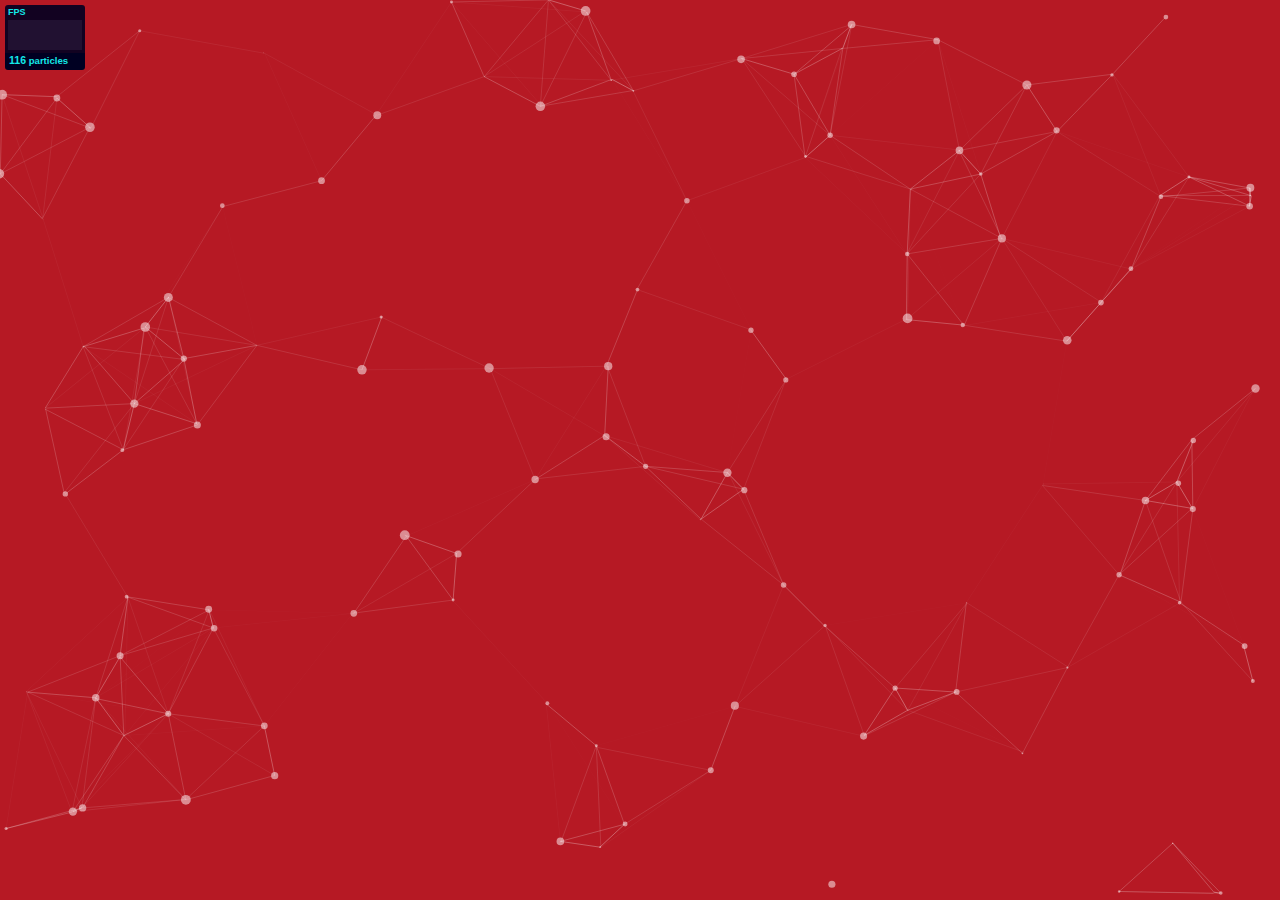
<file: js/particles.js-master/demo/index.html>
<!DOCTYPE html>
<html lang="en">
<head>
  <meta charset="utf-8">
  <title>particles.js</title>
  <meta name="description" content="particles.js is a lightweight JavaScript library for creating particles.">
  <meta name="author" content="Vincent Garreau" />
  <meta name="viewport" content="width=device-width, initial-scale=1.0, minimum-scale=1.0, maximum-scale=1.0, user-scalable=no">
  <link rel="stylesheet" media="screen" href="css/style.css">
</head>
<body>

<!-- count particles -->
<div class="count-particles">
  <span class="js-count-particles">--</span> particles
</div>

<!-- particles.js container -->
<div id="particles-js"></div>

<!-- scripts -->
<script src="../particles.js"></script>
<script src="js/app.js"></script>

<!-- stats.js -->
<script src="js/lib/stats.js"></script>
<script>
  var count_particles, stats, update;
  stats = new Stats;
  stats.setMode(0);
  stats.domElement.style.position = 'absolute';
  stats.domElement.style.left = '0px';
  stats.domElement.style.top = '0px';
  document.body.appendChild(stats.domElement);
  count_particles = document.querySelector('.js-count-particles');
  update = function() {
    stats.begin();
    stats.end();
    if (window.pJSDom[0].pJS.particles && window.pJSDom[0].pJS.particles.array) {
      count_particles.innerText = window.pJSDom[0].pJS.particles.array.length;
    }
    requestAnimationFrame(update);
  };
  requestAnimationFrame(update);
</script>

</body>
</html>
</file>
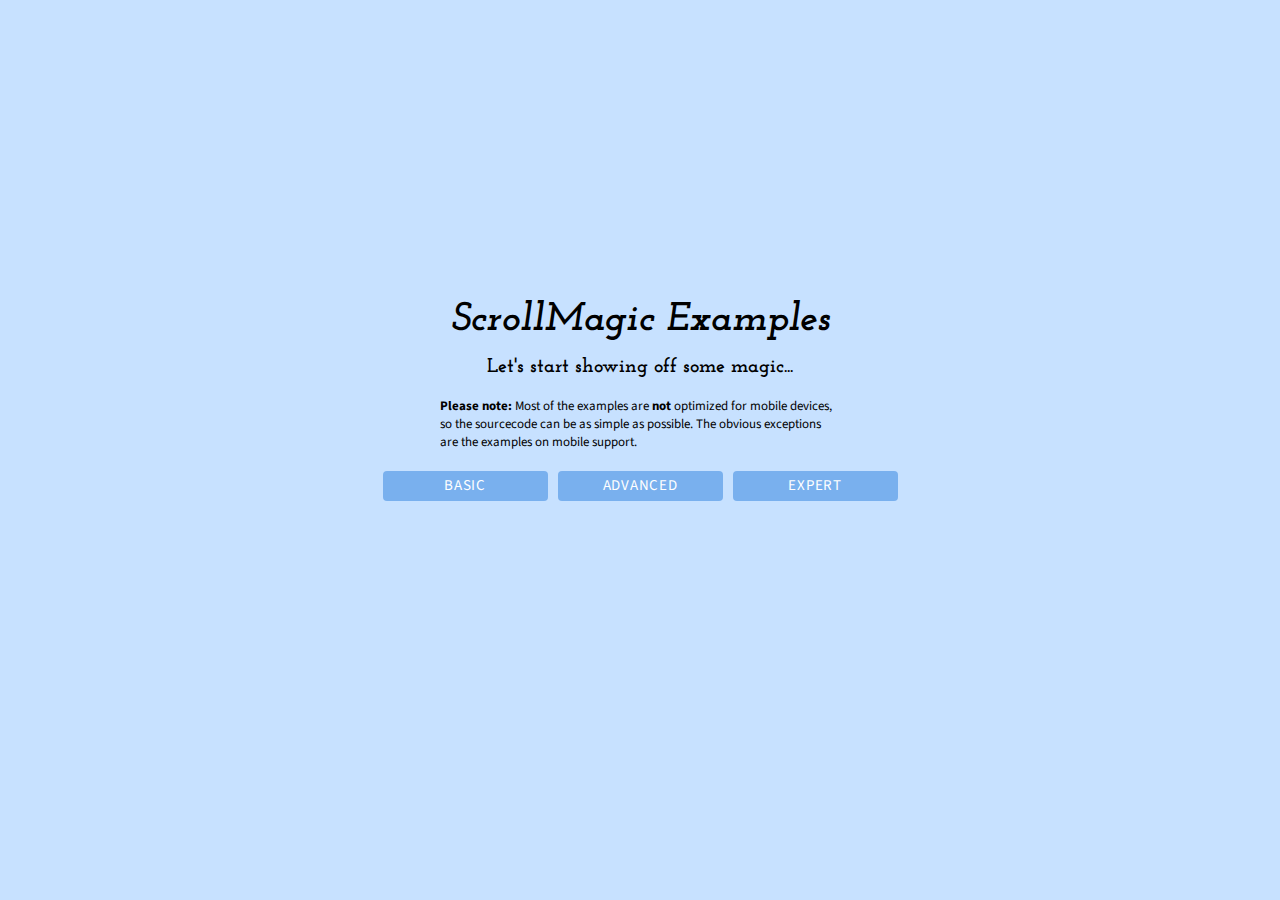
<file: js/ScrollMagic-2.0.5/examples/index.html>
<!DOCTYPE html>
<html lang="en">
<head>
	<meta charset="utf-8"> 
	<meta http-equiv="X-UA-Compatible" content="IE=edge,chrome=1"> 
	<meta name="viewport" content="width=500" />
	<meta name="keywords" content="ScrollMagic, example, examples" />
	<meta name="author"	content="Jan Paepke (www.janpaepke.de)" />
	<title>Examples - ScrollMagic</title>

	<link href='http://fonts.googleapis.com/css?family=Source+Sans+Pro:300,400,700,400italic|Josefin+Slab:400,700italic' rel='stylesheet' type='text/css'>
	<link rel="stylesheet" href="../css/normalize.css" type="text/css">
	<link rel="stylesheet" href="../css/style.css" type="text/css">
	<link rel="stylesheet" href="../css/examples.css" type="text/css">
	<link rel="shortcut icon" href="img/favicon.ico" type="image/x-icon">

	<script type="text/javascript" src="../js/lib/greensock/TweenMax.min.js"></script>
	<script type="text/javascript" src="../js/lib/jquery.min.js"></script>
	<script type="text/javascript" src="../js/examples.js"></script>
	<script type="text/javascript" src="../js/lib/highlight.pack.js"></script>
  	<script type="text/javascript" src="../js/lib/modernizr.custom.min.js"></script>
  	<script type="text/javascript" src="../scrollmagic/uncompressed/ScrollMagic.js"></script>
  	<script type="text/javascript" src="../scrollmagic/uncompressed/plugins/debug.addIndicators.js"></script>
</head>
<body>
	<div id="content-wrapper">
		<section id="titlechart" class="home">
			<div id="description">
				<h1>ScrollMagic Examples</h1>
				<h2>Let's start showing off some magic...</h2>
				<p>
					<b>Please note:</b> Most of the examples are <b>not</b> optimized for mobile devices, so the sourcecode can be as simple as possible. The obvious exceptions are the examples on mobile support.
				</p>
				<ul id="menu"></ul>
			</div>
		</section>
	</div>
	<script type="text/javascript" src="../js/tracking.js"></script>
</body>
</html>
</file>
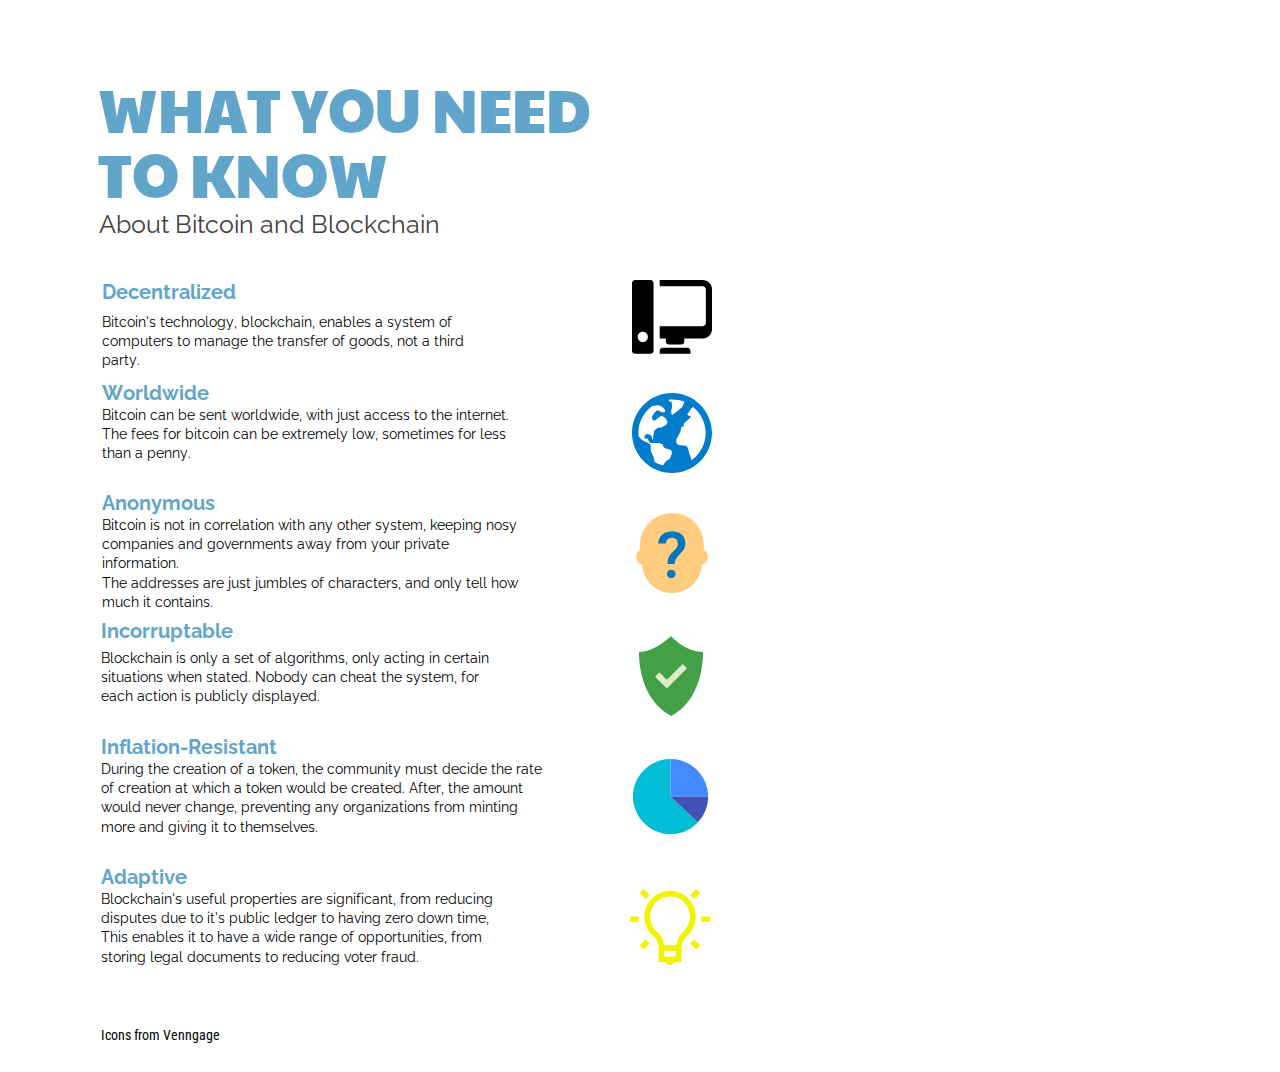
<file: infograpicpg.html>
<!DOCTYPE html>
<html>
<head>
  <title>Infographic Page</title>
</head>
<body>
  <link href="https://fonts.googleapis.com/css?family=Paytone+One|Raleway|Roboto+Condensed" rel="stylesheet">
<div id="widget_container" class="ui-droppable"><div class="v-ui-guidedable v-ui-guidedable-page" style="width: 816px; height: 1056px;"><div class="ui-draggable ui-draggable-handle ui-selectable v-ui-guidedable v-widget-selectable disabled customWidgetActive ui-selectee" data-author="Icon Designed By Icons8" style="position: absolute; left: 633px; top: 759px; width: 75.1429px; height: 75.1429px; transform: rotate(0rad); cursor: move;"><div><div><div style="width: 75.1429px; height: 75.1429px; position: relative;"><div style="overflow: hidden; position: absolute; top: 0px; width: 75.1429px; height: 0px;"><svg version="1.0" xmlns="http://www.w3.org/2000/svg" xmlns:xlink="http://www.w3.org/1999/xlink" x="0px" y="0px" viewBox="6 6 36 36" xml:space="preserve" fill="rgba(246,77,42,1)" style="width: 75.1429px; height: 75.1429px; background-color: rgba(0, 0, 0, 0); position: absolute; top: 0px; left: 0px;">
<g>
	<path fill="#00BCD4" d="M24,6C14.1,6,6,14.1,6,24s8.1,18,18,18c5.2,0,9.9-2.2,13.1-5.7L24,24V6z"></path>
	<path fill="#448AFF" d="M42,24c0-9.9-8.1-18-18-18v18H42z"></path>
	<path fill="#3F51B5" d="M24,24l13.1,12.3c3-3.2,4.9-7.5,4.9-12.3H24z"></path>
</g>
</svg></div><div style="overflow: hidden; position: absolute; bottom: 0px; width: 75.1429px; height: 75.1429px;"><svg version="1.0" xmlns="http://www.w3.org/2000/svg" xmlns:xlink="http://www.w3.org/1999/xlink" x="0px" y="0px" viewBox="6 6 36 36" xml:space="preserve" fill="rgba(45, 149, 236, 1)" style="width: 75.1429px; height: 75.1429px; background-color: rgba(0, 0, 0, 0); position: absolute; bottom: 0px; left: 0px;">
<g>
	<path fill="#00BCD4" d="M24,6C14.1,6,6,14.1,6,24s8.1,18,18,18c5.2,0,9.9-2.2,13.1-5.7L24,24V6z"></path>
	<path fill="#448AFF" d="M42,24c0-9.9-8.1-18-18-18v18H42z"></path>
	<path fill="#3F51B5" d="M24,24l13.1,12.3c3-3.2,4.9-7.5,4.9-12.3H24z"></path>
</g>
</svg></div></div></div></div></div><div class=" ui-draggable ui-draggable-handle ui-selectable v-ui-guidedable v-widget-selectable disabled customWidgetActive ui-selectee" style="position: absolute; left: 98px; top: 78px; cursor: move; width: 556px; height: 122px; transform: rotate(0rad);"><div><div id="new_text_widget_v4" contenteditable="true" style="cursor: move; color: rgb(0, 0, 0); display: block; font-family: Oxygen; font-weight: 400; font-size: 60px; text-align: left; word-wrap: break-word; white-space: pre-wrap; box-sizing: border-box; padding: 0px; margin: 0px; line-height: 1; letter-spacing: 0px; font-kerning: none; font-variant-ligatures: no-common-ligatures; font-feature-settings: &quot;kern&quot; 0, &quot;liga&quot; 0, &quot;clig&quot; 0; width: 556px; height: 122px;"><div><span style="font-family: &quot;Paytone One&quot;;"><span class="sha256bois" style="color: rgb(98, 165, 203);">WHAT YOU NEED TO KNOW</span></span></div></div></div></div><div class="ui-draggable ui-draggable-handle ui-selectable v-ui-guidedable v-widget-selectable disabled customWidgetActive ui-selectee" style="position: absolute; left: 99px; top: 209px; cursor: move; width: 341px; height: 31px; transform: rotate(0rad);"><div><div id="new_text_widget_v4" contenteditable="true" style="cursor: move; color: rgb(0, 0, 0); display: block; font-family: Oxygen; font-weight: 400; font-size: 25px; text-align: left; word-wrap: break-word; white-space: pre-wrap; box-sizing: border-box; padding: 0px; margin: 0px; line-height: 1.2; letter-spacing: 0px; font-kerning: none; font-variant-ligatures: no-common-ligatures; font-feature-settings: &quot;kern&quot; 0, &quot;liga&quot; 0, &quot;clig&quot; 0; width: 341px; height: 31px;"><div><span style="color: rgb(67, 66, 67); font-family: Raleway;">About Bitcoin and Blockchain</span></div></div></div></div><div class="ui-draggable ui-draggable-handle ui-selectable v-ui-guidedable v-widget-selectable disabled customWidgetActive ui-selectee" style="position: absolute; left: 102px; top: 381px; transform: rotate(0rad); cursor: move; width: 190.833px; height: 25px;"><div><div id="new_text_widget_v4" contenteditable="true" style="cursor: move; color: rgb(0, 0, 0); display: block; width: 190.833px; height: 25px; font-family: Oxygen; font-weight: 400; font-size: 20px; text-align: left; word-wrap: break-word; white-space: pre-wrap; box-sizing: border-box; padding: 0px; margin: 0px; line-height: 1.2; letter-spacing: 0px; font-kerning: none; font-variant-ligatures: no-common-ligatures; font-feature-settings: &quot;kern&quot; 0, &quot;liga&quot; 0, &quot;clig&quot; 0;"><div><span style="font-family: Raleway;"><span style="color: rgb(98, 165, 203);"><b>Worldwide</b></span></span></div></div></div></div><div class="ui-draggable ui-draggable-handle ui-selectable v-ui-guidedable v-widget-selectable disabled customWidgetActive ui-selectee" style="position: absolute; left: 102px; top: 406px; transform: rotate(0rad); cursor: move; width: 426px; height: 54px;"><div><div id="new_text_widget_v4" contenteditable="true" style="cursor: move; color: rgb(0, 0, 0); display: block; width: 426px; height: 54px; font-family: Oxygen; font-weight: 400; font-size: 14px; text-align: left; word-wrap: break-word; white-space: pre-wrap; box-sizing: border-box; padding: 0px; margin: 0px; line-height: 1.3; letter-spacing: 0px; font-kerning: none; font-variant-ligatures: no-common-ligatures; font-feature-settings: &quot;kern&quot; 0, &quot;liga&quot; 0, &quot;clig&quot; 0;"><div><span style="font-family: Raleway;">Bitcoin can be sent worldwide, with just access to the internet. The fees for bitcoin can be extremely low, sometimes for less than a penny.</span></div></div></div></div><div class="ui-draggable ui-draggable-handle ui-selectable v-ui-guidedable v-widget-selectable disabled customWidgetActive ui-selectee" style="position: absolute; left: 102px; top: 280px; transform: rotate(0rad); cursor: move; width: 146.5px; height: 25px;"><div><div id="new_text_widget_v4" contenteditable="true" style="cursor: move; color: rgb(0, 0, 0); display: block; width: 146.5px; height: 25px; font-family: Oxygen; font-weight: 400; font-size: 20px; text-align: left; word-wrap: break-word; white-space: pre-wrap; box-sizing: border-box; padding: 0px; margin: 0px; line-height: 1.2; letter-spacing: 0px; font-kerning: none; font-variant-ligatures: no-common-ligatures; font-feature-settings: &quot;kern&quot; 0, &quot;liga&quot; 0, &quot;clig&quot; 0;"><div><span style="color: rgb(98, 165, 203); font-family: Raleway;"><b>Decentralized</b></span></div></div></div></div><div class="ui-draggable ui-draggable-handle ui-selectable v-ui-guidedable v-widget-selectable disabled customWidgetActive ui-selectee" style="position: absolute; left: 102px; top: 491px; transform: rotate(0rad); cursor: move; width: 242.167px; height: 25px;"><div><div id="new_text_widget_v4" contenteditable="true" style="cursor: move; color: rgb(0, 0, 0); display: block; width: 242.167px; height: 25px; font-family: Oxygen; font-weight: 400; font-size: 20px; text-align: left; word-wrap: break-word; white-space: pre-wrap; box-sizing: border-box; padding: 0px; margin: 0px; line-height: 1.2; letter-spacing: 0px; font-kerning: none; font-variant-ligatures: no-common-ligatures; font-feature-settings: &quot;kern&quot; 0, &quot;liga&quot; 0, &quot;clig&quot; 0;"><div><span style="color: rgb(98, 165, 203); font-family: Raleway;"><b>Anonymous</b></span></div></div></div></div><div class="ui-draggable ui-draggable-handle ui-selectable v-ui-guidedable v-widget-selectable disabled customWidgetActive ui-selectee" style="position: absolute; left: 102px; top: 313px; transform: rotate(0rad); cursor: move; width: 395px; height: 36px;"><div><div id="new_text_widget_v4" contenteditable="true" style="cursor: move; color: rgb(0, 0, 0); display: block; width: 395px; height: 36px; font-family: Oxygen; font-weight: 400; font-size: 14px; text-align: left; word-wrap: break-word; white-space: pre-wrap; box-sizing: border-box; padding: 0px; margin: 0px; line-height: 1.3; letter-spacing: 0px; font-kerning: none; font-variant-ligatures: no-common-ligatures; font-feature-settings: &quot;kern&quot; 0, &quot;liga&quot; 0, &quot;clig&quot; 0;"><div><span style="font-family: Raleway;">Bitcoin's technology, blockchain, enables a system of computers to manage the transfer of goods, not a third party.</span></div></div></div></div><div class="ui-draggable ui-draggable-handle ui-selectable v-ui-guidedable v-widget-selectable disabled customWidgetActive ui-selectee" style="position: absolute; left: 102px; top: 516px; transform: rotate(0rad); cursor: move; width: 427px; height: 72px;"><div><div id="new_text_widget_v4" contenteditable="true" style="cursor: move; color: rgb(0, 0, 0); display: block; width: 427px; height: 72px; font-family: Oxygen; font-weight: 400; font-size: 14px; text-align: left; word-wrap: break-word; white-space: pre-wrap; box-sizing: border-box; padding: 0px; margin: 0px; line-height: 1.3; letter-spacing: 0px; font-kerning: none; font-variant-ligatures: no-common-ligatures; font-feature-settings: &quot;kern&quot; 0, &quot;liga&quot; 0, &quot;clig&quot; 0;"><div><span style="font-family: Raleway;">Bitcoin is not in correlation with any other system, keeping nosy companies and governments away from your private information. </span></div><div><span style="font-family: Raleway;">The addresses are just jumbles of characters, and only tell how much it contains.</span></div></div></div></div><div class="ui-draggable ui-draggable-handle ui-selectable v-ui-guidedable v-widget-selectable disabled customWidgetActive ui-selectee" style="position: absolute; left: 101px; top: 619px; transform: rotate(0rad); cursor: move; width: 171.667px; height: 25px;"><div><div id="new_text_widget_v4" contenteditable="true" style="cursor: move; color: rgb(0, 0, 0); display: block; width: 171.667px; height: 25px; font-family: Oxygen; font-weight: 400; font-size: 20px; text-align: left; word-wrap: break-word; white-space: pre-wrap; box-sizing: border-box; padding: 0px; margin: 0px; line-height: 1.2; letter-spacing: 0px; font-kerning: none; font-variant-ligatures: no-common-ligatures; font-feature-settings: &quot;kern&quot; 0, &quot;liga&quot; 0, &quot;clig&quot; 0;"><div><span style="color: rgb(98, 165, 203); font-family: Raleway;"><b>Incorruptable</b></span></div></div></div></div><div class="ui-draggable ui-draggable-handle ui-selectable v-ui-guidedable v-widget-selectable disabled customWidgetActive ui-selectee" style="position: absolute; left: 101px; top: 649px; cursor: move; width: 395.5px; height: 54px; transform: rotate(0rad);"><div><div id="new_text_widget_v4" contenteditable="true" style="cursor: move; color: rgb(0, 0, 0); display: block; width: 395.5px; height: 54px; font-family: Oxygen; font-weight: 400; font-size: 14px; text-align: left; word-wrap: break-word; white-space: pre-wrap; box-sizing: border-box; padding: 0px; margin: 0px; line-height: 1.3; letter-spacing: 0px; font-kerning: none; font-variant-ligatures: no-common-ligatures; font-feature-settings: &quot;kern&quot; 0, &quot;liga&quot; 0, &quot;clig&quot; 0;"><div><span style="font-family: Raleway;">Blockchain is only a set of algorithms, only acting in certain situations when stated. Nobody can cheat the system, for each action is publicly displayed. </span></div></div></div></div><div class="ui-draggable ui-draggable-handle ui-selectable v-ui-guidedable v-widget-selectable disabled customWidgetActive ui-selectee" style="position: absolute; left: 101px; top: 735px; transform: rotate(0rad); cursor: move; width: 265.5px; height: 25px;"><div><div id="new_text_widget_v4" contenteditable="true" style="cursor: move; color: rgb(0, 0, 0); display: block; width: 265.5px; height: 25px; font-family: Oxygen; font-weight: 400; font-size: 20px; text-align: left; word-wrap: break-word; white-space: pre-wrap; box-sizing: border-box; padding: 0px; margin: 0px; line-height: 1.2; letter-spacing: 0px; font-kerning: none; font-variant-ligatures: no-common-ligatures; font-feature-settings: &quot;kern&quot; 0, &quot;liga&quot; 0, &quot;clig&quot; 0;"><div><span style="color: rgb(98, 165, 203); font-family: Raleway;"><b>Inflation-Resistant</b></span></div></div></div></div><div class="ui-draggable ui-draggable-handle ui-selectable v-ui-guidedable v-widget-selectable disabled customWidgetActive ui-selectee" style="position: absolute; left: 101px; top: 760px; cursor: move; width: 449px; height: 72px; transform: rotate(0rad);"><div><div id="new_text_widget_v4" contenteditable="true" style="cursor: move; color: rgb(0, 0, 0); display: block; width: 449px; height: 72px; font-family: Oxygen; font-weight: 400; font-size: 14px; text-align: left; word-wrap: break-word; white-space: pre-wrap; box-sizing: border-box; padding: 0px; margin: 0px; line-height: 1.3; letter-spacing: 0px; font-kerning: none; font-variant-ligatures: no-common-ligatures; font-feature-settings: &quot;kern&quot; 0, &quot;liga&quot; 0, &quot;clig&quot; 0;"><div><span style="font-family: Raleway;">During the creation of a token, the community must decide the rate of creation at which a token would be created. After, the amount would never change, preventing any organizations from minting more and giving it to themselves.</span></div></div></div></div><div class="ui-draggable ui-draggable-handle ui-selectable v-ui-guidedable v-widget-selectable disabled customWidgetActive ui-selectee" style="position: absolute; left: 101px; top: 865px; transform: rotate(0rad); cursor: move; width: 258.833px; height: 25px;"><div><div id="new_text_widget_v4" contenteditable="true" style="cursor: move; color: rgb(0, 0, 0); display: block; width: 258.833px; height: 25px; font-family: Oxygen; font-weight: 400; font-size: 20px; text-align: left; word-wrap: break-word; white-space: pre-wrap; box-sizing: border-box; padding: 0px; margin: 0px; line-height: 1.2; letter-spacing: 0px; font-kerning: none; font-variant-ligatures: no-common-ligatures; font-feature-settings: &quot;kern&quot; 0, &quot;liga&quot; 0, &quot;clig&quot; 0;"><div><span style="color: rgb(98, 165, 203); font-family: Raleway;"><b>Adaptive</b></span></div></div></div></div><div class="ui-draggable ui-draggable-handle ui-selectable v-ui-guidedable v-widget-selectable disabled customWidgetActive ui-selectee" style="position: absolute; left: 101px; top: 890px; cursor: move; width: 395.667px; height: 72px; transform: rotate(0rad);"><div><div id="new_text_widget_v4" contenteditable="true" style="cursor: move; color: rgb(0, 0, 0); display: block; width: 395.667px; height: 72px; font-family: Oxygen; font-weight: 400; font-size: 14px; text-align: left; word-wrap: break-word; white-space: pre-wrap; box-sizing: border-box; padding: 0px; margin: 0px; line-height: 1.3; letter-spacing: 0px; font-kerning: none; font-variant-ligatures: no-common-ligatures; font-feature-settings: &quot;kern&quot; 0, &quot;liga&quot; 0, &quot;clig&quot; 0;"><div><span style="font-family: Raleway;">Blockchain's useful properties are significant, from reducing disputes due to it's public ledger to having zero down time, This enables it to have a wide range of opportunities, from storing legal documents to reducing voter fraud. </span></div></div></div></div><div class="ui-draggable ui-draggable-handle ui-selectable v-ui-guidedable v-widget-selectable disabled customWidgetActive ui-selectee" style="position: absolute; left: 742px; top: 998px; transform: rotate(0rad); cursor: move; width: 36.5px; height: 17px;"><div><div id="new_text_widget_v4" contenteditable="true" style="cursor: move; color: rgb(0, 0, 0); display: block; width: 36.5px; height: 17px; font-family: Oxygen; font-weight: 400; font-size: 14px; text-align: left; word-wrap: break-word; white-space: pre-wrap; box-sizing: border-box; padding: 0px; margin: 0px; line-height: 1.2; letter-spacing: 0px; font-kerning: none; font-variant-ligatures: no-common-ligatures; font-feature-settings: &quot;kern&quot; 0, &quot;liga&quot; 0, &quot;clig&quot; 0;"><div><br></div></div></div></div><div class="ui-draggable ui-draggable-handle ui-selectable v-ui-guidedable v-widget-selectable disabled customWidgetActive ui-selectee" data-author="Icon Designed By Icons8" style="position: absolute; left: 632px; top: 280px; width: 80px; height: 73.8462px; transform: rotate(0rad); cursor: move;"><div><div><div style="width: 80px; height: 73.8462px; position: relative;"><div style="overflow: hidden; position: absolute; top: 0px; width: 80px; height: 0px;"><svg xmlns="http://www.w3.org/2000/svg" width="26" height="26" viewBox="0 2 26 24" fill="rgb(245, 73, 44)" style="width: 80px; height: 73.8462px; background-color: rgba(0, 0, 0, 0); position: absolute; top: 0px; left: 0px;">
    <path d="M 1 2 C 0.448 2 0 2.448 0 3 L 0 25 C 0 25.553 0.448 26 1 26 L 6 26 C 6.552 26 7 25.553 7 25 L 7 3 C 7 2.448 6.552 2 6 2 L 1 2 z M 9 2 L 9 4 L 23 4 C 23.551 4 24 4.449 24 5 L 24 16 C 24 16.551 23.551 17 23 17 L 9 17 L 9 21 L 11 21 L 11 22 C 11 22.551 11.449 23 12 23 L 16 23 C 16.551 23 17 22.563 17 22 L 17 21 L 23 21 C 24.656 21 26 19.656 26 18 L 26 5 C 26 3.344 24.656 2 23 2 L 9 2 z M 3.5 18.84375 C 4.414 18.84375 5.15625 19.585 5.15625 20.5 C 5.15625 21.415 4.414 22.15625 3.5 22.15625 C 2.585 22.15625 1.84375 21.415 1.84375 20.5 C 1.84375 19.585 2.585 18.84375 3.5 18.84375 z M 10 24 C 9.449 24 9 24.435 9 25 L 9 26 L 19 26 L 19 25 C 19 24.449 18.551 24 18 24 L 10 24 z"></path>
</svg></div><div style="overflow: hidden; position: absolute; bottom: 0px; width: 80px; height: 73.8462px;"><svg xmlns="http://www.w3.org/2000/svg" width="26" height="26" viewBox="0 2 26 24" fill="rgb(0, 0, 0)" style="width: 80px; height: 73.8462px; background-color: rgba(0, 0, 0, 0); position: absolute; bottom: 0px; left: 0px;">
    <path d="M 1 2 C 0.448 2 0 2.448 0 3 L 0 25 C 0 25.553 0.448 26 1 26 L 6 26 C 6.552 26 7 25.553 7 25 L 7 3 C 7 2.448 6.552 2 6 2 L 1 2 z M 9 2 L 9 4 L 23 4 C 23.551 4 24 4.449 24 5 L 24 16 C 24 16.551 23.551 17 23 17 L 9 17 L 9 21 L 11 21 L 11 22 C 11 22.551 11.449 23 12 23 L 16 23 C 16.551 23 17 22.563 17 22 L 17 21 L 23 21 C 24.656 21 26 19.656 26 18 L 26 5 C 26 3.344 24.656 2 23 2 L 9 2 z M 3.5 18.84375 C 4.414 18.84375 5.15625 19.585 5.15625 20.5 C 5.15625 21.415 4.414 22.15625 3.5 22.15625 C 2.585 22.15625 1.84375 21.415 1.84375 20.5 C 1.84375 19.585 2.585 18.84375 3.5 18.84375 z M 10 24 C 9.449 24 9 24.435 9 25 L 9 26 L 19 26 L 19 25 C 19 24.449 18.551 24 18 24 L 10 24 z"></path>
</svg></div></div></div></div></div><div class="ui-draggable ui-draggable-handle ui-selectable v-ui-guidedable v-widget-selectable disabled customWidgetActive ui-selectee" data-author="Icon Designed By Icons8" style="position: absolute; left: 632px; top: 393px; width: 80px; height: 80px; transform: rotate(0rad); cursor: move;"><div><div><div style="width: 80px; height: 80px; position: relative;"><div style="overflow: hidden; position: absolute; top: 0px; width: 80px; height: 0px;"><svg xmlns="http://www.w3.org/2000/svg" version="1" viewBox="2 2 20 20" fill="rgba(246,77,42,1)" style="width: 80px; height: 80px; background-color: rgba(0, 0, 0, 0); position: absolute; top: 0px; left: 0px;">
    <path d="M 12 2 C 6.5 2 2 6.5 2 12 C 2 17.5 6.5 22 12 22 C 17.5 22 22 17.5 22 12 C 22 6.5 17.5 2 12 2 z M 12 3.59375 C 13.101948 3.59375 14.156111 3.7926073 15.125 4.1875 C 15.101093 4.4529031 14.893654 4.7439423 14.8125 4.90625 C 14.7125 5.20625 14.4875 5.6125 14.1875 5.8125 C 13.9875 6.0125 13.70625 6.3 13.40625 6.5 C 13.10625 6.7 12.8 6.9875 12.5 7.1875 C 12.3 7.2875 12.19375 7.40625 12.09375 7.40625 L 12 7.40625 C 11.8 7.20625 11.8125 6.70625 11.8125 6.40625 C 11.8125 5.90625 12.1 5.59375 12 5.09375 C 12 4.99375 11.90625 4.1875 11.90625 4.1875 C 11.50625 4.0875 11.0875 4.1875 11.1875 3.6875 C 11.192308 3.6730769 11.2126 3.6697596 11.21875 3.65625 C 11.479125 3.6313577 11.73368 3.59375 12 3.59375 z M 8.15625 5.09375 C 8.459375 5.0875 8.75 5.1125 9 5.1875 C 9.3 5.2875 9.6125 5.4875 9.8125 5.6875 C 10.0125 5.8875 10.3125 6.2 10.3125 6.5 C 10.3125 6.6 10.2875 6.5875 10.1875 6.6875 C 10.0875 6.7875 10.00625 6.8125 9.90625 6.8125 C 9.60625 6.8125 9.29375 6.7875 9.09375 6.6875 L 8.6875 6.3125 C 8.0875 6.1125 7.19375 7.4125 7.09375 7.8125 C 6.99375 8.1125 7 8.80625 7.5 8.90625 C 7.8 8.90625 8.3875 8.29375 8.6875 8.09375 C 8.8875 7.99375 8.9875 7.9125 9.1875 7.8125 C 9.9875 7.7125 10.6125 8.39375 10.8125 9.09375 C 11.1125 9.89375 9.6 10.4875 9 10.6875 C 8.8 10.7875 8.7 10.5875 8.5 10.6875 C 8 10.8875 7.40625 11.49375 7.40625 12.09375 C 7.30625 12.59375 7.2875 13.09375 7.1875 13.59375 C 7.0875 13.59375 7 13.6 7 13.5 L 7 13.3125 C 7 13.0125 6.89375 12.6 6.59375 12.5 C 6.49375 12.4 6.50625 12.40625 6.40625 12.40625 C 6.10625 12.40625 5.8 12.1125 5.5 12.3125 C 5.3 12.5125 5.09375 12.79375 5.09375 13.09375 C 5.09375 13.19375 5.0875 13.30625 5.1875 13.40625 C 5.3875 13.50625 5.6125 13.30625 5.8125 13.40625 C 6.0125 13.40625 6 13.5875 6 13.6875 C 6.2 13.9875 6.3875 14.4 6.6875 14.5 L 7.40625 14.5 L 8.6875 14.5 C 8.9875 14.6 9.4875 14.70625 9.6875 14.90625 C 9.7875 15.10625 9.80625 15.3 9.90625 15.5 C 10.40625 16 10.99375 15.9875 11.59375 16.1875 C 11.79375 16.2875 11.90625 16.39375 11.90625 16.59375 C 12.00625 16.89375 11.9125 17.3 11.8125 17.5 C 11.7125 17.8 11.60625 18.20625 11.40625 18.40625 C 11.20625 18.60625 11.0125 18.7125 10.8125 18.8125 C 10.5125 19.0125 10.3 19.3875 10 19.6875 C 10 19.7375 9.89375 19.93125 9.78125 20.09375 C 9.0207686 19.880975 8.284789 19.563186 7.625 19.15625 C 7.6034076 19.004439 7.59375 18.856349 7.59375 18.8125 C 7.49375 18.5125 7.4125 18.1125 7.3125 17.8125 C 7.1125 17.3125 6.6875 16.7875 6.6875 16.1875 C 6.6875 15.6875 6.8 15.2125 6.5 14.8125 C 6.1 14.3125 5.30625 14.3 4.90625 14 C 4.4362139 13.686643 3.9820543 13.243935 3.65625 12.78125 C 3.6313577 12.520875 3.59375 12.26632 3.59375 12 C 3.59375 9.2845274 4.9374588 6.8532676 6.96875 5.3125 C 7.3616412 5.1949906 7.7687268 5.1017402 8.15625 5.09375 z M 17.28125 5.5 C 19.17159 7.0470725 20.40625 9.3967226 20.40625 12 C 20.40625 14.778582 19.018039 17.278877 16.90625 18.8125 C 16.805454 18.490867 16.665448 18.170991 16.59375 17.8125 C 16.39375 17.4125 16.2875 16.99375 16.1875 16.59375 C 16.0875 16.29375 16.1125 15.8 15.8125 15.5 C 15.7125 15.3 15.5125 15.2875 15.3125 15.1875 C 14.6125 14.8875 13.6875 15.29375 13.1875 14.59375 C 12.9875 14.29375 13.09375 13.99375 13.09375 13.59375 C 13.29375 13.29375 13.39375 12.9875 13.59375 12.6875 C 13.79375 12.1875 14.0875 11.8125 14.1875 11.3125 C 14.2875 11.1125 14.2125 10.79375 14.3125 10.59375 C 14.4125 10.49375 14.6125 10.4125 14.8125 10.3125 C 14.9125 10.2125 15 10.19375 15 10.09375 C 15 9.99375 14.90625 10.00625 14.90625 9.90625 C 14.90625 9.80625 14.99375 9.6 15.09375 9.5 C 15.59375 9 16.09375 8.59375 16.59375 8.09375 C 16.69375 8.09375 16.6875 8 16.6875 8 C 16.7875 7.9 16.69375 7.8125 16.59375 7.8125 C 16.39375 7.7125 16.29375 7.69375 16.09375 7.59375 C 15.99375 7.59375 15.90625 7.6 15.90625 7.5 C 15.80625 7.4 15.9 7.19375 16 7.09375 L 16.59375 6.1875 C 16.788365 5.9928846 16.994496 5.612674 17.28125 5.5 z"></path>
</svg></div><div style="overflow: hidden; position: absolute; bottom: 0px; width: 80px; height: 80px;"><svg xmlns="http://www.w3.org/2000/svg" version="1" viewBox="2 2 20 20" fill="rgb(0, 124, 204)" style="width: 80px; height: 80px; background-color: rgba(0, 0, 0, 0); position: absolute; bottom: 0px; left: 0px;">
    <path d="M 12 2 C 6.5 2 2 6.5 2 12 C 2 17.5 6.5 22 12 22 C 17.5 22 22 17.5 22 12 C 22 6.5 17.5 2 12 2 z M 12 3.59375 C 13.101948 3.59375 14.156111 3.7926073 15.125 4.1875 C 15.101093 4.4529031 14.893654 4.7439423 14.8125 4.90625 C 14.7125 5.20625 14.4875 5.6125 14.1875 5.8125 C 13.9875 6.0125 13.70625 6.3 13.40625 6.5 C 13.10625 6.7 12.8 6.9875 12.5 7.1875 C 12.3 7.2875 12.19375 7.40625 12.09375 7.40625 L 12 7.40625 C 11.8 7.20625 11.8125 6.70625 11.8125 6.40625 C 11.8125 5.90625 12.1 5.59375 12 5.09375 C 12 4.99375 11.90625 4.1875 11.90625 4.1875 C 11.50625 4.0875 11.0875 4.1875 11.1875 3.6875 C 11.192308 3.6730769 11.2126 3.6697596 11.21875 3.65625 C 11.479125 3.6313577 11.73368 3.59375 12 3.59375 z M 8.15625 5.09375 C 8.459375 5.0875 8.75 5.1125 9 5.1875 C 9.3 5.2875 9.6125 5.4875 9.8125 5.6875 C 10.0125 5.8875 10.3125 6.2 10.3125 6.5 C 10.3125 6.6 10.2875 6.5875 10.1875 6.6875 C 10.0875 6.7875 10.00625 6.8125 9.90625 6.8125 C 9.60625 6.8125 9.29375 6.7875 9.09375 6.6875 L 8.6875 6.3125 C 8.0875 6.1125 7.19375 7.4125 7.09375 7.8125 C 6.99375 8.1125 7 8.80625 7.5 8.90625 C 7.8 8.90625 8.3875 8.29375 8.6875 8.09375 C 8.8875 7.99375 8.9875 7.9125 9.1875 7.8125 C 9.9875 7.7125 10.6125 8.39375 10.8125 9.09375 C 11.1125 9.89375 9.6 10.4875 9 10.6875 C 8.8 10.7875 8.7 10.5875 8.5 10.6875 C 8 10.8875 7.40625 11.49375 7.40625 12.09375 C 7.30625 12.59375 7.2875 13.09375 7.1875 13.59375 C 7.0875 13.59375 7 13.6 7 13.5 L 7 13.3125 C 7 13.0125 6.89375 12.6 6.59375 12.5 C 6.49375 12.4 6.50625 12.40625 6.40625 12.40625 C 6.10625 12.40625 5.8 12.1125 5.5 12.3125 C 5.3 12.5125 5.09375 12.79375 5.09375 13.09375 C 5.09375 13.19375 5.0875 13.30625 5.1875 13.40625 C 5.3875 13.50625 5.6125 13.30625 5.8125 13.40625 C 6.0125 13.40625 6 13.5875 6 13.6875 C 6.2 13.9875 6.3875 14.4 6.6875 14.5 L 7.40625 14.5 L 8.6875 14.5 C 8.9875 14.6 9.4875 14.70625 9.6875 14.90625 C 9.7875 15.10625 9.80625 15.3 9.90625 15.5 C 10.40625 16 10.99375 15.9875 11.59375 16.1875 C 11.79375 16.2875 11.90625 16.39375 11.90625 16.59375 C 12.00625 16.89375 11.9125 17.3 11.8125 17.5 C 11.7125 17.8 11.60625 18.20625 11.40625 18.40625 C 11.20625 18.60625 11.0125 18.7125 10.8125 18.8125 C 10.5125 19.0125 10.3 19.3875 10 19.6875 C 10 19.7375 9.89375 19.93125 9.78125 20.09375 C 9.0207686 19.880975 8.284789 19.563186 7.625 19.15625 C 7.6034076 19.004439 7.59375 18.856349 7.59375 18.8125 C 7.49375 18.5125 7.4125 18.1125 7.3125 17.8125 C 7.1125 17.3125 6.6875 16.7875 6.6875 16.1875 C 6.6875 15.6875 6.8 15.2125 6.5 14.8125 C 6.1 14.3125 5.30625 14.3 4.90625 14 C 4.4362139 13.686643 3.9820543 13.243935 3.65625 12.78125 C 3.6313577 12.520875 3.59375 12.26632 3.59375 12 C 3.59375 9.2845274 4.9374588 6.8532676 6.96875 5.3125 C 7.3616412 5.1949906 7.7687268 5.1017402 8.15625 5.09375 z M 17.28125 5.5 C 19.17159 7.0470725 20.40625 9.3967226 20.40625 12 C 20.40625 14.778582 19.018039 17.278877 16.90625 18.8125 C 16.805454 18.490867 16.665448 18.170991 16.59375 17.8125 C 16.39375 17.4125 16.2875 16.99375 16.1875 16.59375 C 16.0875 16.29375 16.1125 15.8 15.8125 15.5 C 15.7125 15.3 15.5125 15.2875 15.3125 15.1875 C 14.6125 14.8875 13.6875 15.29375 13.1875 14.59375 C 12.9875 14.29375 13.09375 13.99375 13.09375 13.59375 C 13.29375 13.29375 13.39375 12.9875 13.59375 12.6875 C 13.79375 12.1875 14.0875 11.8125 14.1875 11.3125 C 14.2875 11.1125 14.2125 10.79375 14.3125 10.59375 C 14.4125 10.49375 14.6125 10.4125 14.8125 10.3125 C 14.9125 10.2125 15 10.19375 15 10.09375 C 15 9.99375 14.90625 10.00625 14.90625 9.90625 C 14.90625 9.80625 14.99375 9.6 15.09375 9.5 C 15.59375 9 16.09375 8.59375 16.59375 8.09375 C 16.69375 8.09375 16.6875 8 16.6875 8 C 16.7875 7.9 16.69375 7.8125 16.59375 7.8125 C 16.39375 7.7125 16.29375 7.69375 16.09375 7.59375 C 15.99375 7.59375 15.90625 7.6 15.90625 7.5 C 15.80625 7.4 15.9 7.19375 16 7.09375 L 16.59375 6.1875 C 16.788365 5.9928846 16.994496 5.612674 17.28125 5.5 z"></path>
</svg></div></div></div></div></div><div class="ui-draggable ui-draggable-handle ui-selectable v-ui-guidedable v-widget-selectable disabled customWidgetActive ui-selectee" data-author="Icon Designed By Icons8" style="position: absolute; left: 639px; top: 636px; width: 64px; height: 80px; transform: rotate(0rad); cursor: move;"><div><div><div style="width: 64px; height: 80px; position: relative;"><div style="overflow: hidden; position: absolute; top: 0px; width: 64px; height: 0px;"><svg version="1.1" xmlns="http://www.w3.org/2000/svg" xmlns:xlink="http://www.w3.org/1999/xlink" x="0px" y="0px" width="48px" height="48px" viewBox="8 4 32 40" xml:space="preserve" fill="rgba(246,77,42,1)" style="width: 64px; height: 80px; background-color: rgba(0, 0, 0, 0); position: absolute; top: 0px; left: 0px;">
<path fill="#43A047" d="M39.989,12c0,0,0.999,23-15.816,32C7.012,35,8.011,12,8.011,12C16.006,12,24,4,24,4S30.995,12,39.989,12z"></path>
<polygon fill="#DCEDC8" points="29.826,18 21.935,25.902 18.17,22.146 16,24.322 21.938,30.246 32,20.171 "></polygon>
</svg></div><div style="overflow: hidden; position: absolute; bottom: 0px; width: 64px; height: 80px;"><svg version="1.1" xmlns="http://www.w3.org/2000/svg" xmlns:xlink="http://www.w3.org/1999/xlink" x="0px" y="0px" width="48px" height="48px" viewBox="8 4 32 40" xml:space="preserve" fill="rgba(45, 149, 236, 1)" style="width: 64px; height: 80px; background-color: rgba(0, 0, 0, 0); position: absolute; bottom: 0px; left: 0px;">
<path fill="#43A047" d="M39.989,12c0,0,0.999,23-15.816,32C7.012,35,8.011,12,8.011,12C16.006,12,24,4,24,4S30.995,12,39.989,12z"></path>
<polygon fill="#DCEDC8" points="29.826,18 21.935,25.902 18.17,22.146 16,24.322 21.938,30.246 32,20.171 "></polygon>
</svg></div></div></div></div></div><div class="ui-draggable ui-draggable-handle ui-selectable v-ui-guidedable v-widget-selectable disabled customWidgetActive ui-selectee" data-author="Icon Designed By Icons8" style="position: absolute; left: 630px; top: 889px; width: 80px; height: 75.9823px; transform: rotate(0rad); cursor: move;"><div><div><div style="width: 80px; height: 75.9823px; position: relative;"><div style="overflow: hidden; position: absolute; top: 0px; width: 80px; height: 0px;"><svg xmlns="http://www.w3.org/2000/svg" viewBox="2 2.4063 28 26.5938" fill="rgba(246,77,42,1)" style="width: 80px; height: 75.9823px; background-color: rgba(0, 0, 0, 0); position: absolute; top: 0px; left: 0px;">
    <path style="text-indent:0;text-align:start;line-height:normal;text-transform:none;block-progression:tb;-inkscape-font-specification:Bitstream Vera Sans" d="M 6.8125 2.40625 L 5.40625 3.8125 L 7.5 5.90625 L 8.90625 4.5 L 6.8125 2.40625 z M 25.1875 2.40625 L 23.09375 4.5 L 24.5 5.90625 L 26.59375 3.8125 L 25.1875 2.40625 z M 16 3.03125 C 15.671043 3.034372 15.335708 3.0530069 15 3.09375 C 14.98916 3.09507 14.97959 3.09239 14.96875 3.09375 C 10.914372 3.5586693 7.6860072 6.8357481 7.125 10.875 C 6.6769564 14.123316 8.0170316 17.070727 10.25 18.96875 C 11.205925 19.788114 11.797464 20.88315 12 22 L 12 23 L 12 27 L 12 28 L 13 28 L 14.28125 28 C 14.628312 28.596878 15.263455 29 16 29 C 16.736545 29 17.371688 28.596878 17.71875 28 L 19 28 L 20 28 L 20 27 L 20 24 L 20.09375 24 L 20.09375 23 L 20.09375 22.8125 C 20.09375 21.345833 20.855701 19.868367 22.09375 18.71875 C 23.750885 17.061615 25 14.705556 25 12 C 25 7.0585063 20.934362 2.9844199 16 3.03125 z M 16 5.03125 C 19.864717 4.9763797 23 8.1389628 23 12 C 23 14.094444 22.030365 15.938385 20.6875 17.28125 L 20.71875 17.3125 C 19.375453 18.566441 18.51678 20.20798 18.28125 22 L 13.90625 22 C 13.686803 20.285815 12.950698 18.627384 11.5625 17.4375 C 9.7954684 15.935523 8.7417936 13.676684 9.09375 11.125 C 9.5313357 7.9743831 12.087411 5.4416766 15.21875 5.09375 C 15.482176 5.0608218 15.742352 5.034908 16 5.03125 z M 2 12 L 2 14 L 5 14 L 5 12 L 2 12 z M 27 12 L 27 14 L 30 14 L 30 12 L 27 12 z M 7.5 20.09375 L 5.40625 22.1875 L 6.8125 23.59375 L 8.90625 21.5 L 7.5 20.09375 z M 24.5 20.09375 L 23.09375 21.5 L 25.1875 23.59375 L 26.59375 22.1875 L 24.5 20.09375 z M 14 24 L 18 24 L 18 26 L 14 26 L 14 24 z"></path>
</svg></div><div style="overflow: hidden; position: absolute; bottom: 0px; width: 80px; height: 75.9823px;"><svg xmlns="http://www.w3.org/2000/svg" viewBox="2 2.4063 28 26.5938" fill="rgb(243, 243, 0)" style="width: 80px; height: 75.9823px; background-color: rgba(0, 0, 0, 0); position: absolute; bottom: 0px; left: 0px;">
    <path style="text-indent:0;text-align:start;line-height:normal;text-transform:none;block-progression:tb;-inkscape-font-specification:Bitstream Vera Sans" d="M 6.8125 2.40625 L 5.40625 3.8125 L 7.5 5.90625 L 8.90625 4.5 L 6.8125 2.40625 z M 25.1875 2.40625 L 23.09375 4.5 L 24.5 5.90625 L 26.59375 3.8125 L 25.1875 2.40625 z M 16 3.03125 C 15.671043 3.034372 15.335708 3.0530069 15 3.09375 C 14.98916 3.09507 14.97959 3.09239 14.96875 3.09375 C 10.914372 3.5586693 7.6860072 6.8357481 7.125 10.875 C 6.6769564 14.123316 8.0170316 17.070727 10.25 18.96875 C 11.205925 19.788114 11.797464 20.88315 12 22 L 12 23 L 12 27 L 12 28 L 13 28 L 14.28125 28 C 14.628312 28.596878 15.263455 29 16 29 C 16.736545 29 17.371688 28.596878 17.71875 28 L 19 28 L 20 28 L 20 27 L 20 24 L 20.09375 24 L 20.09375 23 L 20.09375 22.8125 C 20.09375 21.345833 20.855701 19.868367 22.09375 18.71875 C 23.750885 17.061615 25 14.705556 25 12 C 25 7.0585063 20.934362 2.9844199 16 3.03125 z M 16 5.03125 C 19.864717 4.9763797 23 8.1389628 23 12 C 23 14.094444 22.030365 15.938385 20.6875 17.28125 L 20.71875 17.3125 C 19.375453 18.566441 18.51678 20.20798 18.28125 22 L 13.90625 22 C 13.686803 20.285815 12.950698 18.627384 11.5625 17.4375 C 9.7954684 15.935523 8.7417936 13.676684 9.09375 11.125 C 9.5313357 7.9743831 12.087411 5.4416766 15.21875 5.09375 C 15.482176 5.0608218 15.742352 5.034908 16 5.03125 z M 2 12 L 2 14 L 5 14 L 5 12 L 2 12 z M 27 12 L 27 14 L 30 14 L 30 12 L 27 12 z M 7.5 20.09375 L 5.40625 22.1875 L 6.8125 23.59375 L 8.90625 21.5 L 7.5 20.09375 z M 24.5 20.09375 L 23.09375 21.5 L 25.1875 23.59375 L 26.59375 22.1875 L 24.5 20.09375 z M 14 24 L 18 24 L 18 26 L 14 26 L 14 24 z"></path>
</svg></div></div></div></div></div><div class="ui-draggable ui-draggable-handle ui-selectable v-ui-guidedable v-widget-selectable disabled customWidgetActive ui-selectee" data-author="Icon Designed By Icons8" style="position: absolute; left: 636px; top: 513px; width: 72px; height: 80px; transform: rotate(0rad); cursor: move;"><div><div><div style="width: 72px; height: 80px; position: relative;"><div style="overflow: hidden; position: absolute; top: 0px; width: 72px; height: 0px;"><svg version="1.0" xmlns="http://www.w3.org/2000/svg" xmlns:xlink="http://www.w3.org/1999/xlink" x="0px" y="0px" viewBox="6 4 36 40" xml:space="preserve" fill="rgba(246,77,42,1)" style="width: 72px; height: 80px; background-color: rgba(0, 0, 0, 0); position: absolute; top: 0px; left: 0px;">
<g>
	<circle fill="#FFCC80" cx="38" cy="26" r="4"></circle>
	<circle fill="#FFCC80" cx="10" cy="26" r="4"></circle>
	<path fill="#FFCC80" d="M39,19c0-12.7-30-8.3-30,0c0,1.8,0,8.2,0,10c0,8.3,6.7,15,15,15s15-6.7,15-15C39,27.2,39,20.8,39,19z"></path>
	<path fill="#FFCC80" d="M24,4C15.2,4,8,11.2,8,20c0,1.2,0,3.5,0,3.5l2.1,0.6V19l19.5-6.3l8.2,6.3v5.1l2.1-0.6c0,0,0-2.3,0-3.5
		C40,12.5,34.6,4,24,4z"></path>
</g>
<g>
	<path fill="#0277BD" d="M21.8,29.6c0-6.6,5.1-6.2,5.1-10.2c0-1-0.3-3-2.9-3c-2.8,0-3,2.3-3,2.8h-3.8c0-1,0.4-6,6.8-6
		c6.5,0,6.7,5.1,6.7,6c0,4.9-5.4,5.6-5.4,10.3H21.8z M21.5,34.5c0-0.3,0.1-2.1,2.1-2.1c2,0,2.2,1.8,2.2,2.1c0,0.6-0.3,2-2.2,2
		C21.8,36.5,21.5,35.1,21.5,34.5z"></path>
</g>
</svg></div><div style="overflow: hidden; position: absolute; bottom: 0px; width: 72px; height: 80px;"><svg version="1.0" xmlns="http://www.w3.org/2000/svg" xmlns:xlink="http://www.w3.org/1999/xlink" x="0px" y="0px" viewBox="6 4 36 40" xml:space="preserve" fill="rgba(45, 149, 236, 1)" style="width: 72px; height: 80px; background-color: rgba(0, 0, 0, 0); position: absolute; bottom: 0px; left: 0px;">
<g>
	<circle fill="#FFCC80" cx="38" cy="26" r="4"></circle>
	<circle fill="#FFCC80" cx="10" cy="26" r="4"></circle>
	<path fill="#FFCC80" d="M39,19c0-12.7-30-8.3-30,0c0,1.8,0,8.2,0,10c0,8.3,6.7,15,15,15s15-6.7,15-15C39,27.2,39,20.8,39,19z"></path>
	<path fill="#FFCC80" d="M24,4C15.2,4,8,11.2,8,20c0,1.2,0,3.5,0,3.5l2.1,0.6V19l19.5-6.3l8.2,6.3v5.1l2.1-0.6c0,0,0-2.3,0-3.5
		C40,12.5,34.6,4,24,4z"></path>
</g>
<g>
	<path fill="#0277BD" d="M21.8,29.6c0-6.6,5.1-6.2,5.1-10.2c0-1-0.3-3-2.9-3c-2.8,0-3,2.3-3,2.8h-3.8c0-1,0.4-6,6.8-6
		c6.5,0,6.7,5.1,6.7,6c0,4.9-5.4,5.6-5.4,10.3H21.8z M21.5,34.5c0-0.3,0.1-2.1,2.1-2.1c2,0,2.2,1.8,2.2,2.1c0,0.6-0.3,2-2.2,2
		C21.8,36.5,21.5,35.1,21.5,34.5z"></path>
</g>
</svg></div></div></div></div></div><div class="ui-draggable ui-draggable-handle ui-selectable v-ui-guidedable v-widget-selectable disabled customWidgetActive ui-selectee" style="position: absolute; cursor: move; right: auto; bottom: auto; left: 101px; top: 1027px; width: 200px; height: 17px; transform: rotate(0rad);"><div><div id="new_text_widget_v4" contenteditable="true" style="cursor: move; color: rgb(0, 0, 0); display: block; width: 200px; height: 17px; font-family: Oxygen; font-weight: 400; font-size: 14px; text-align: left; word-wrap: break-word; white-space: pre-wrap; box-sizing: border-box; padding: 0px; margin: 0px; line-height: 1.2; letter-spacing: 0px; font-kerning: none; font-variant-ligatures: no-common-ligatures; font-feature-settings: &quot;kern&quot; 0, &quot;liga&quot; 0, &quot;clig&quot; 0;"><div><span style="font-family: &quot;Roboto Condensed&quot;;">Icons from Venngage</span></div></div></div></div></div></div>


</body>
</html>
</file>
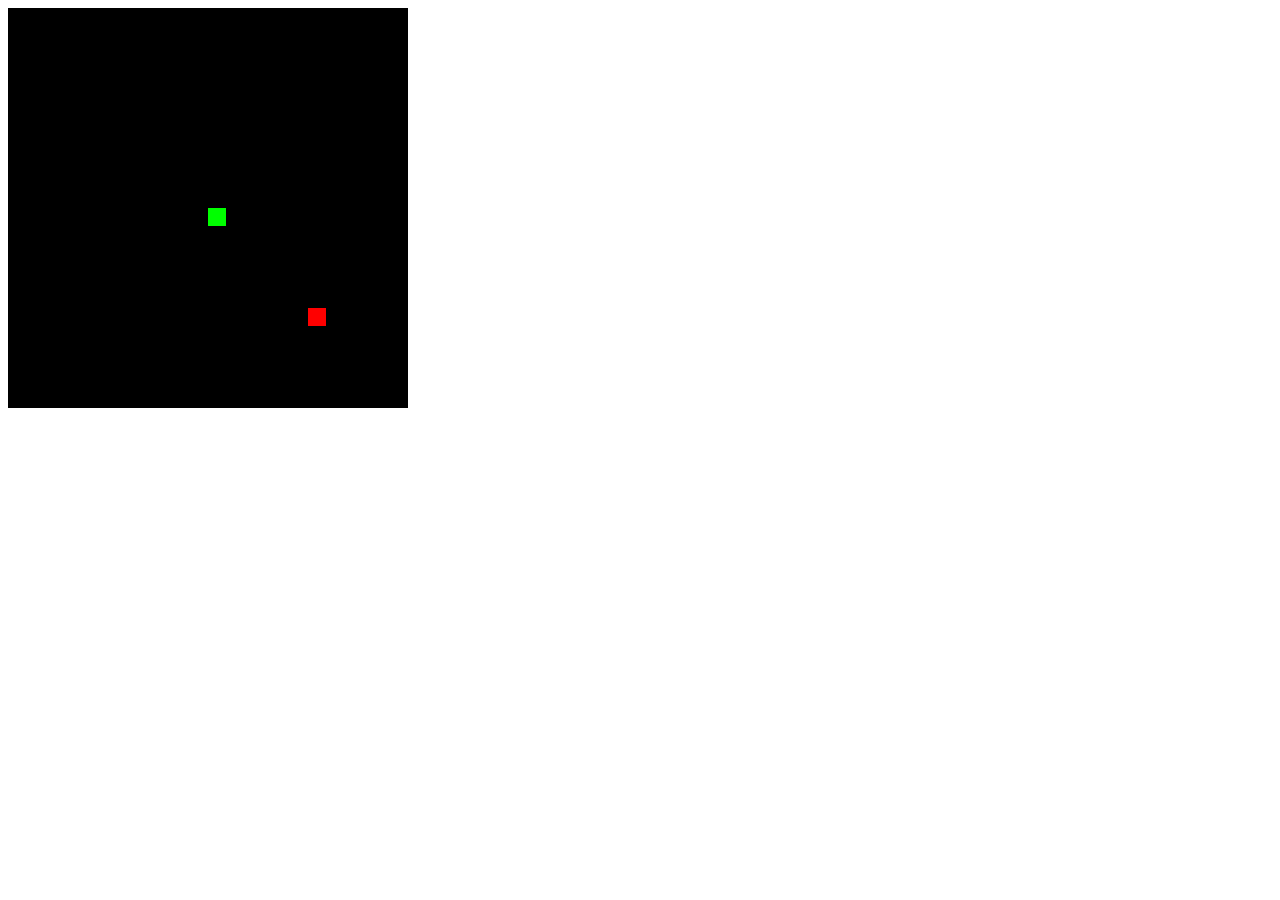
<file: snake.html>
<!DOCTYPE html>
<html>
    <head>
        <title>Snake</title>
        <link rel="icon" type="image/png" href="css/Images/logo.png">
    </head>
    <body>
        <canvas id="gc" width="400" height="400"></canvas>
        <script>
            window.onload = function() {
                canv = document.getElementById("gc");
                ctx = canv.getContext("2d");
                document.addEventListener("keydown", keyPush);
                setInterval(game, 1000 / 15);
            }
            px = py = 10;
            gs = tc = 20;
            ax = ay = 15;
            xv = yv = 0;
            trail = [];
            tail = 5;
            function game() {
                px += xv;
                py += yv;
                if (px < 0) {
                    px = tc - 1;
                }
                if (px > tc - 1) {
                    px = 0;
                }
                if (py < 0) {
                    py = tc - 1;
                }
                if (py > tc - 1) {
                    py = 0;
                }
                ctx.fillStyle = "black";
                ctx.fillRect(0, 0, canv.width, canv.height);

                ctx.fillStyle = "lime";
                for (var i = 0; i < trail.length; i++) {
                    ctx.fillRect(trail[i].x * gs, trail[i].y * gs, gs - 2, gs - 2);
                    if (trail[i].x == px && trail[i].y == py) {
                        tail = 5;
                    }
                }
                trail.push({
                    x: px,
                    y: py
                });
                while (trail.length > tail) {
                    trail.shift();
                }

                if (ax == px && ay == py) {
                    tail++;
                    ax = Math.floor(Math.random() * tc);
                    ay = Math.floor(Math.random() * tc);
                }
                ctx.fillStyle = "red";
                ctx.fillRect(ax * gs, ay * gs, gs - 2, gs - 2);
            }
            function keyPush(evt) {
                switch (evt.keyCode) {
                case 37:
                    xv = -1;
                    yv = 0;
                    break;
                case 38:
                    xv = 0;
                    yv = -1;
                    break;
                case 39:
                    xv = 1;
                    yv = 0;
                    break;
                case 40:
                    xv = 0;
                    yv = 1;
                    break;
                }
            }
        </script>
    </body>
</html>
</file>
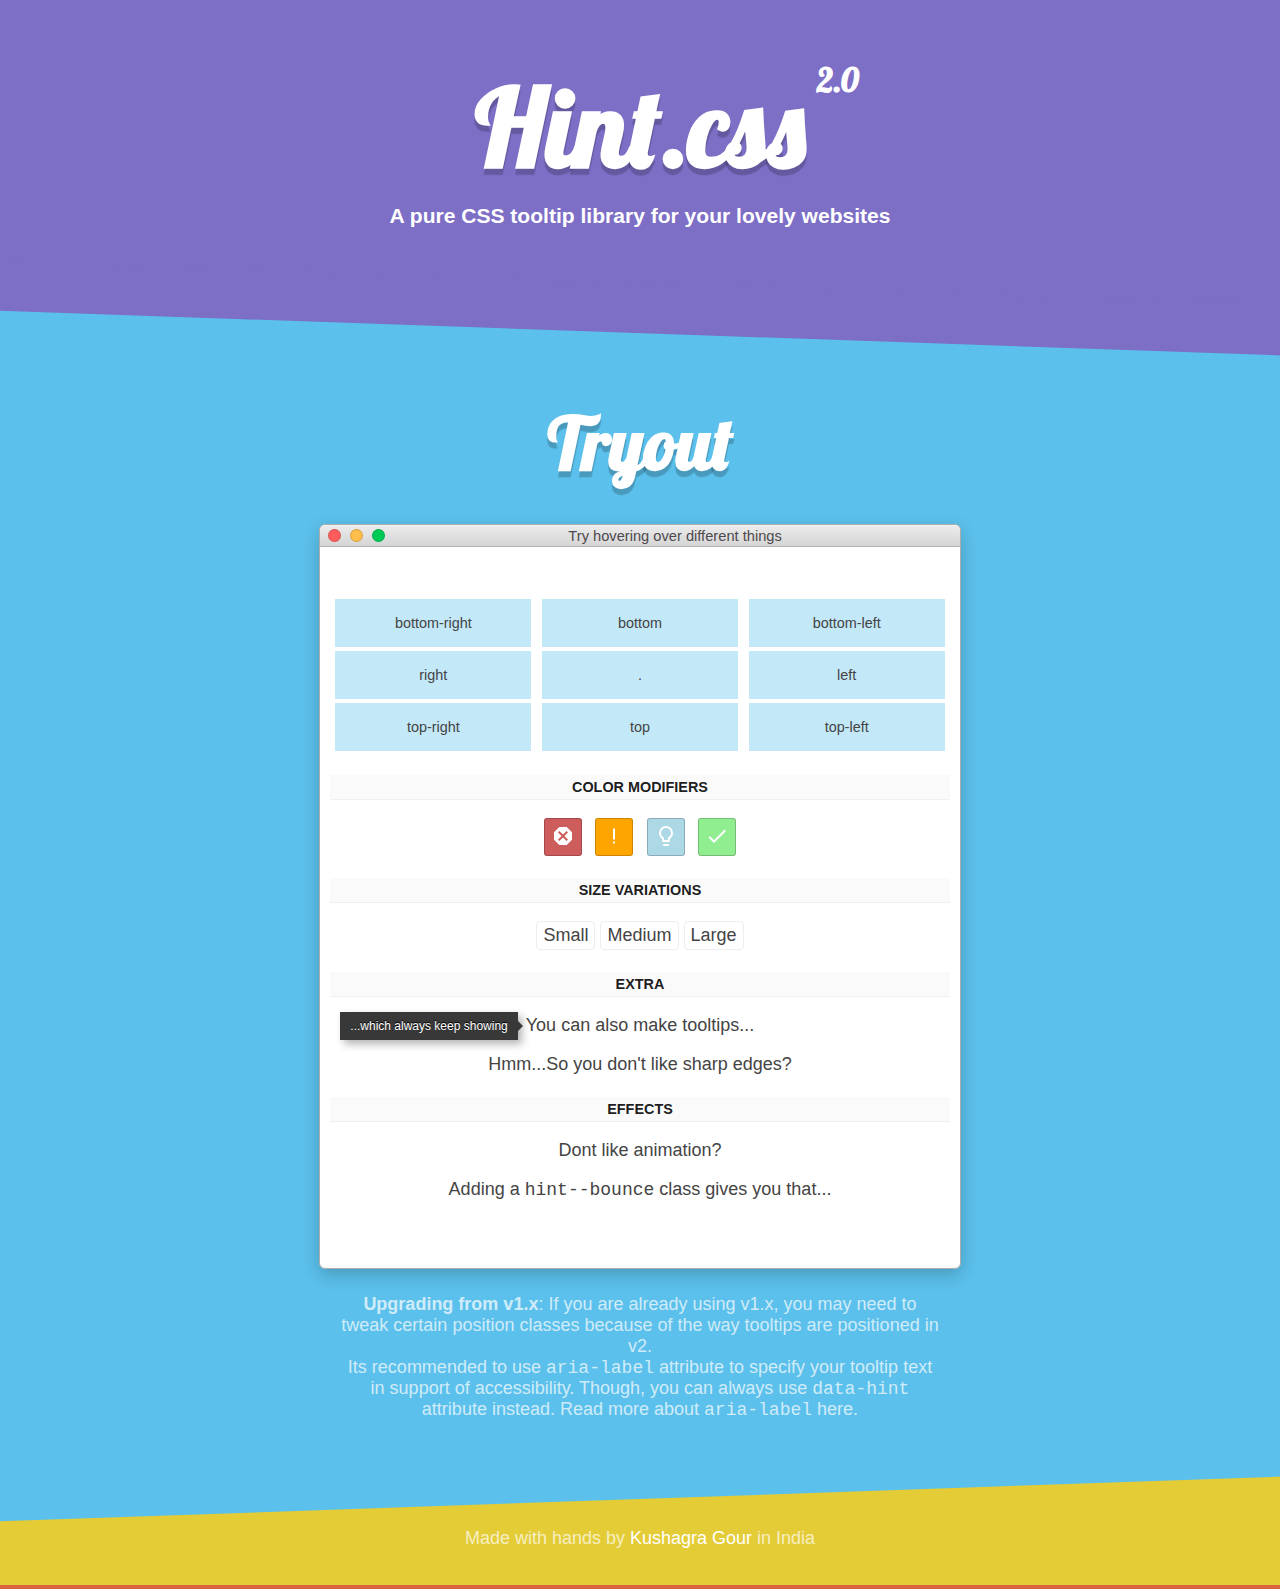
<file: hint.css-2.5.0/demo.html>
<!DOCTYPE html>
<html>
	<head>
		<meta charset="utf-8">
		<meta http-equiv="X-UA-Compatible" content="IE=edge,chrome=1">
		<title>Hint.css - A tooltip library in CSS</title>
		<meta name="description" content="A CSS only tooltip library">
		<meta name="viewport" content="width=device-width">
		<link href='https://fonts.googleapis.com/css?family=Lobster' rel='stylesheet' type='text/css'>

		<link rel="image_src" href="hint.png"/>

		<style type="text/css">
			body {
				text-align: center;
				font-family: Arial;
				background: #D9623F;
				min-height: 100vh;
				font-size: 18px;
				padding: 0;
				margin: 0;
				color: white;
			}

			h1 {
				font-size: 6em;
					text-shadow: 0 6px 1px rgba(0, 0, 0, 0.2);
				font-family: 'Lobster', cursive;
			}
			h2 {
				font-size: 4em;
				margin: 0.5em 0;
					text-shadow: 0 6px 1px rgba(0, 0, 0, 0.2);
				font-family: 'Lobster', cursive;
			}
			.version {
					font-size: 0.3em;
					border-radius: 50%;
					padding: 1px 11px;
					text-shadow: none;
					top: 0px;
					position: absolute;
					right: -65px;
			}
			.section {
				padding: 3em 0;
				position: relative;
			}
			.section:after {
					content: '';
					position: absolute;
					bottom: -25px;
					background: inherit;
					left: -4px;
					height: 50px;
					right: -2px;
					z-index: 1;
					transform: rotate(2deg);
			}
			.section:last-of-type {
				padding-bottom: 2em;
			}
			.section:last-of-type:after {
				display: none;
			}
			.section--inverted:after {
					left: -4px;
					height: 50px;
					right: -2px;
					z-index: 1;
					transform: rotate(-2deg);
			}
			.hero {
				background: #5CC2F1;
				background: #81C439;
				background: #7D6EC6;
					/*text-shadow: 0 3px 7px rgba(0,0,0,0.25);*/
			}
			.section:nth-child(2) {
				background: #9993C1;
				background: #8BBA66;
				background: #5BC0EB;
				background:
			}
			.section:nth-child(3) {
				background: #D9623F;
				background: #E4CC37;
				/* #BD3769 */
				/* #E18335 */
			}
			.section:nth-child(4) {
				background: #7D6EC6;
			}
			.section:nth-child(5) {
				background: #D9623F;
				/*background: ##E18335;*/
				/* #BD3769 */
				/* #E18335 */
			}
			.section-inner {
				max-width: 600px;
				margin: 0 auto;
			}
			h1,h3{
				margin: 5px 0;
			}
			a {
				color: #1A5A7A;
				color: #fff;
				outline: none;
				text-decoration: none;
			}
			.btn {
				/*background: rgba(0,0,0,0.2);*/
				background: white;
				padding: 20px;
				display: inline-block;
				border-radius: 8px;
				text-transform: uppercase;
				transition: 0.3s ease;
			}
			.btn:hover {
				transform: scale(1.2);
			}
			.download-btn {
				color: #7D6EC6;
				margin-top: 1em;
			}
			.position-grid {
				display: flex;
				flex-wrap: wrap;
			}
			.position-grid__cell {
				flex: 1 33.33%;
				font-size: 0.8em;
			}
			.position-grid__cell a {
				display: inline-block;
				width: 90%;
				background: rgba(91, 192, 235, 0.37);
				color: white;
				margin: 2px 0;
				padding: 16px 5px;
			}
			.status-icon {
				background: indianred;
				fill: white;
				border-radius: 3px;
				padding: 5px 6px 2px;
				margin: 0 4px;
				border: 1px solid rgba(0,0,0,0.2);
			}
			.features ul {
				padding: 0;
				list-style: none;
			}
			.footer {
				color: rgba(255, 255, 255, 0.7);
			}
			.window {
				background: #fff;
				width: 50vw;
				min-width: 450px;
				margin: auto;
				border: 1px solid #acacac;
				border-radius: 6px;
				box-shadow: 0px 6px 17px rgba(0,0,0,0.2);
				cursor: default;
			}

			.titlebar {
				background: -webkit-gradient(linear, left top, left bottom, color-stop(0, #ebebeb, color-stop(1, #d5d5d5)));
				background: -webkit-linear-gradient(top, #ebebeb, #d5d5d5);
				background: -moz-linear-gradient(top, #ebebeb, #d5d5d5);
				background: -ms-linear-gradient(top, #ebebeb, #d5d5d5);
				background: -o-linear-gradient(top, #ebebeb, #d5d5d5);
				background: linear-gradient(top, #ebebeb, #d5d5d5);
				color: #4d494d;
				font-size: 11pt;
				line-height: 20px;
				text-align: center;
				width: 100%;
				height: 20px;
				border-top: 1px solid #f3f1f3;
				border-bottom: 1px solid #b1aeb1;
				border-top-left-radius: 6px;
				border-top-right-radius: 6px;
			}

			.buttons {
				padding-left: 8px;
				padding-top: 3px;
				float: left;
				line-height: 0px;
			}

			.titlebar__btn {
				font-size: 9pt;
				line-height: 11px;
				width: 11px;
				height: 11px;
				border: 1px solid rgba(0,0,0,0.15);
				border-radius: 50%;
				display: inline-block;
				margin-right: 5px;
				cursor: pointer;

			}
			.close {
				background: #ff5c5c;
			}
			.minimize {
				background: #ffbd4c;
			}
			.zoom {
				background: #00ca56;
			}
			.titlebar__btn:hover {
				border-color: rgba(0, 0, 0, 0.3);
			}
			.content {
				padding: 50px 10px;
				color: #777;
			}
			.content a {
				color: #444;
			}
			.content h3 {
				text-transform: uppercase;
				font-size: 0.8em;
				margin: 22px 0 0;
				padding: 4px 0;
				background: rgba(00,0,0,0.02);
				color: rgba(0,0,0,0.9);
				border-bottom: 1px solid rgba(0,0,0,0.04);
			}
			pre {
				color: #555;
				font-size: 1.5em;
			}
			a svg {
				fill: rgba(255, 255, 255, 0.6);
			}
			a:hover svg {
				fill: white;
			}
		</style>
		<link rel="stylesheet" href="hint.css">
	</head>
	<body>

		<div class="section  hero">

			<h1 style="display:inline-block;position:relative">Hint.css <small class="version">2.0</small> </h1>
			<h3>A pure CSS tooltip library for your lovely websites</h3>
			<br>
		</div>

		<div class="section  section--inverted">
			<h2>Tryout</h2>

				<div class="window">
					<div class="titlebar">
						<div class="buttons">
							<a class="titlebar__btn  close  hint--bottom-right" aria-label="Close"></a>
							<a class="titlebar__btn  minimize  hint--bottom-right" aria-label="Minimize"></a>
							<a class="titlebar__btn  zoom  hint--bottom-right" aria-label="Zoom"></a>
						</div>
						Try hovering over different things
					</div>
					<div class="content">
						<div class="position-grid">
							<div class="position-grid__cell"><a href="#" aria-label="bottom-right" class="hint--bottom-right">bottom-right</a></div>
							<div class="position-grid__cell"><a href="#" aria-label="bottom" class="hint--bottom">bottom</a></div>
							<div class="position-grid__cell"><a href="#" aria-label="bottom-left" class="hint--bottom-left">bottom-left</a></div>
							<div class="position-grid__cell"><a href="#" aria-label="right" class="hint--right">right</a></div>
							<div class="position-grid__cell"><a>.</a></div>
							<div class="position-grid__cell"><a href="#" aria-label="left" class="hint--left">left</a></div>
							<div class="position-grid__cell"><a href="#" aria-label="top-right" class="hint--top-right">top-right</a></div>
							<div class="position-grid__cell"><a href="#" aria-label="top" class="hint--top">top</a></div>
							<div class="position-grid__cell"><a href="#" aria-label="top-left" class="hint--top-left">top-left</a></div>
						</div>

						<h3>Color Modifiers</h3>
						<p>
							<a class="status-icon  hint--bottom-right  hint--error" style="background:indianred" aria-label="This is an error tooltip">
								<svg style="width:24px;height:24px" viewBox="0 0 24 24">
										<path fill="#ffffff" d="M8.27,3L3,8.27V15.73L8.27,21H15.73L21,15.73V8.27L15.73,3M8.41,7L12,10.59L15.59,7L17,8.41L13.41,12L17,15.59L15.59,17L12,13.41L8.41,17L7,15.59L10.59,12L7,8.41" />
								</svg>
							</a>
							<a class="status-icon  hint--bottom-right  hint--warning" style="background:orange" aria-label="This is a warning tooltip">
								<svg style="width:24px;height:24px" viewBox="0 0 24 24">
										<path fill="#ffffff" d="M11,4.5H13V15.5H11V4.5M13,17.5V19.5H11V17.5H13Z" />
								</svg>
							</a>
							<a class="status-icon  hint--bottom-left  hint--info" style="background:lightblue" aria-label="This is an info tooltip">
								<svg style="width:24px;height:24px" viewBox="0 0 24 24">
										<path fill="#ffffff" d="M12,2A7,7 0 0,1 19,9C19,11.38 17.81,13.47 16,14.74V17A1,1 0 0,1 15,18H9A1,1 0 0,1 8,17V14.74C6.19,13.47 5,11.38 5,9A7,7 0 0,1 12,2M9,21V20H15V21A1,1 0 0,1 14,22H10A1,1 0 0,1 9,21M12,4A5,5 0 0,0 7,9C7,11.05 8.23,12.81 10,13.58V16H14V13.58C15.77,12.81 17,11.05 17,9A5,5 0 0,0 12,4Z" />
								</svg>
							</a>
							<a class="status-icon  hint--bottom-right  hint--success" style="background:lightgreen" aria-label="This is success tooltip">
								<svg style="width:24px;height:24px" viewBox="0 0 24 24">
									<path fill="#ffffff" d="M21,7L9,19L3.5,13.5L4.91,12.09L9,16.17L19.59,5.59L21,7Z" />
								</svg>
							</a>
						</p>

						<h3>Size variations</h3>

						<p>
							<a class="hint--top  hint--small" style="border: 1px solid #eee;padding:3px 6px;border-radius:4px;" data-hint="You can show very very long sentences inside tooltips by using various available size variation classes.">
								Small
							</a>

							<a class="hint--top  hint--medium" style="border: 1px solid #eee;padding:3px 6px;border-radius:4px;" data-hint="You can show very very long sentences inside tooltips by using various available size variation classes.">
								Medium
							</a>

							<a class="hint--top  hint--large" style="border: 1px solid #eee;padding:3px 6px;border-radius:4px;" data-hint="You can show very very long sentences inside tooltips by using various available size variation classes.">
								Large
							</a>
						</p>


						<h3>Extra</h3>

						<p>
							<a class="hint--left  hint--always" aria-label="...which always keep showing">You can also make tooltips...</a>
						</p>

						<p>
							<a class="hint--top  hint--rounded" aria-label="We have rounded corners for you">Hmm...So you don't like sharp edges?</a>
						</p>

						<h3>Effects</h3>

						<p>
							<a class="hint--top  hint--no-animate" aria-label="Get a simple show/hide tooltip">Dont like animation?</a>
						</p>
						<p>
							<a class="hint--right  hint--bounce" aria-label="Bounce">Adding a <code>hint--bounce</code> class gives you that...</a>
						</p>
					</div>
				</div>

				<div class="section-inner" style="opacity: 0.7; margin-top: 25px">
					<strong>Upgrading from v1.x</strong>: If you are already using v1.x, you may need to tweak certain position classes because of the way tooltips are positioned in v2.
					<br>
					Its recommended to use <code>aria-label</code> attribute to specify your tooltip text in support of accessibility. Though, you can always use <code>data-hint</code> attribute instead. <a href="https://webaccessibility.withgoogle.com/unit?unit=6&lesson=10">Read more about <code>aria-label</code> here</a>.

				</div>
		</div>

		<div class="section  footer">
			Made with hands by <a aria-label="@chinchang457" class="hint--top" href="https://twitter.com/chinchang457">Kushagra Gour</a> in India
		</div>

	</body>
</html>
</file>
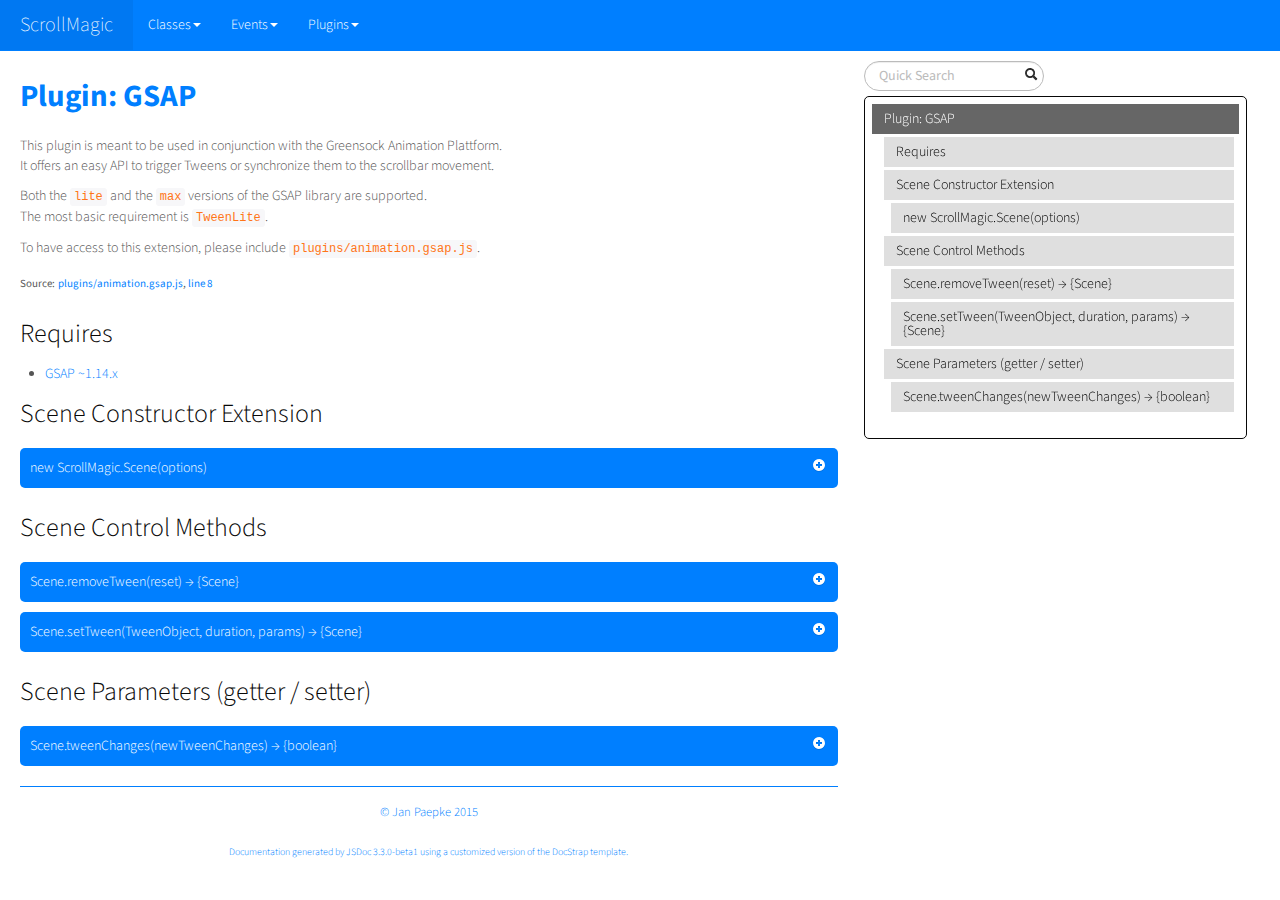
<file: js/ScrollMagic-2.0.5/docs/animation.GSAP.html>
<!DOCTYPE html>

<html lang="en">
<head>
	<meta charset="utf-8">
	<title>ScrollMagic Plugin: GSAP</title>
	
  <script src="scripts/prettify/prettify.js"> </script>
  <script src="scripts/prettify/lang-css.js"> </script>
	<!--[if lt IE 9]>
	<script src="//html5shiv.googlecode.com/svn/trunk/html5.js"></script>
	<![endif]-->
	<link type="text/css" rel="stylesheet" href="styles/sunlight.default.css">
	<link type="text/css" rel="stylesheet" href="styles/prettify-tomorrow.css">
	<link rel="shortcut icon" href="../img/favicon.ico" type="image/x-icon">

	
	<link type="text/css" rel="stylesheet" href="styles/site.cosmo.css">
	
</head>

<body>
<div class="container-fluid">
	<div class="navbar navbar-fixed-top navbar-inverse">
		<div class="navbar-inner">
			<a class="brand" href="index.html">ScrollMagic</a>
			<ul class="nav">
				
				<li class="dropdown">
					<a href="classes.list.html" class="dropdown-toggle" data-toggle="dropdown">Classes<b
						class="caret"></b></a>

					<ul class="dropdown-menu ">
						
						<li>
							<a href="ScrollMagic.Controller.html">Controller</a>
						</li>
						
						<li>
							<a href="ScrollMagic.Scene.html">Scene</a>
						</li>
						

					</ul>
				</li>
				
				<li class="dropdown">
					<a href="events.list.html" class="dropdown-toggle" data-toggle="dropdown">Events<b
						class="caret"></b></a>

					<ul class="dropdown-menu ">
						
						<li>
							<a href="ScrollMagic.Scene.html#event:add">add</a>
						</li>
						
						<li>
							<a href="ScrollMagic.Scene.html#event:change">change</a>
						</li>
						
						<li>
							<a href="ScrollMagic.Scene.html#event:destroy">destroy</a>
						</li>
						
						<li>
							<a href="ScrollMagic.Scene.html#event:end">end</a>
						</li>
						
						<li>
							<a href="ScrollMagic.Scene.html#event:enter">enter</a>
						</li>
						
						<li>
							<a href="ScrollMagic.Scene.html#event:leave">leave</a>
						</li>
						
						<li>
							<a href="ScrollMagic.Scene.html#event:progress">progress</a>
						</li>
						
						<li>
							<a href="ScrollMagic.Scene.html#event:remove">remove</a>
						</li>
						
						<li>
							<a href="ScrollMagic.Scene.html#event:shift">shift</a>
						</li>
						
						<li>
							<a href="ScrollMagic.Scene.html#event:start">start</a>
						</li>
						
						<li>
							<a href="ScrollMagic.Scene.html#event:update">update</a>
						</li>
						

					</ul>
				</li>
				
				<li class="dropdown">
					<a href="mixins.list.html" class="dropdown-toggle" data-toggle="dropdown">Plugins<b
						class="caret"></b></a>

					<ul class="dropdown-menu ">
						
						<li>
							<a href="animation.GSAP.html">GSAP</a>
						</li>
						
						<li>
							<a href="animation.Velocity.html">Velocity</a>
						</li>
						
						<li>
							<a href="debug.addIndicators.html">addIndicators</a>
						</li>
						
						<li>
							<a href="framework.jQuery.html">jQuery</a>
						</li>
						

					</ul>
				</li>
				
			</ul>
		</div>
	</div>

	<div class="row-fluid">

		
		<div class="span8">
			
				<div id="main">
					


	<h1 class="page-title">
        Plugin: GSAP</h1>
    
<section>

<article>
    <div class="container-overview">
    

    
        
            <div class="description"><p>This plugin is meant to be used in conjunction with the Greensock Animation Plattform.<br>It offers an easy API to trigger Tweens or synchronize them to the scrollbar movement.</p>
<p>Both the <code>lite</code> and the <code>max</code> versions of the GSAP library are supported.<br>The most basic requirement is <code>TweenLite</code>.</p>
<p>To have access to this extension, please include <code>plugins/animation.gsap.js</code>.</p></div>
        

        
<dl class="details">
    

    

    

    

    

    

    

    

    

    
    <dt class="tag-source">Source:</dt>
    <dd class="tag-source"><ul class="dummy"><li>
        <a href="plugins_animation.gsap.js.html">plugins/animation.gsap.js</a>, <a href="plugins_animation.gsap.js.html#sunlight-1-line-8">line 8</a>
    </li></ul></dd>
    

    

    

    
</dl>


        
    
    </div>

    

    

    
        <h3 class="subsection-title">Requires</h3>

        <ul>
            <li><a href="http://greensock.com/gsap">GSAP ~1.14.x</a></li>
        </ul>
    

    

    

    

    
        <h3 class="subsection-title">Scene Constructor Extension</h3>

        <dl>
            
<dt>
    <h4 class="name" id="newScrollMagic.Sceneoptions"><span class="type-signature"></span>new ScrollMagic.Scene<span class="signature">(<span class="optional">options</span>)</span><span class="type-signature"></span></h4>
    
    
</dt>
<dd>
    
    
    <div class="description">
        <p>Every instance of ScrollMagic.Scene now accepts an additional option.<br>See <a href="ScrollMagic.Scene.html"><code>ScrollMagic.Scene</code></a> for a complete list of the standard options.</p>
    </div>
    

    
    
    
    
    
        <h5>Parameters:</h5>
        

<table class="params table table-striped">
    <thead>
	<tr>
		
		<th>Name</th>
		

		<th>Type</th>

		
		<th>Argument</th>
		

		

		<th class="last">Description</th>
	</tr>
	</thead>

	<tbody>
	

        <tr>
            
                <td class="name"><code>options</code></td>
            

            <td class="type">
            
                
<span class="param-type">object</span>


            
            </td>

            
                <td class="attributes">
                
                    &lt;optional><br>
                

                

                
                </td>
            

            

            <td class="description last"><p>Options for the Scene. The options can be updated at any time.</p>
                <h6>Properties</h6>
                

<table class="params table table-striped">
    <thead>
	<tr>
		
		<th>Name</th>
		

		<th>Type</th>

		
		<th>Argument</th>
		

		
		<th>Default</th>
		

		<th class="last">Description</th>
	</tr>
	</thead>

	<tbody>
	

        <tr>
            
                <td class="name"><code>tweenChanges</code></td>
            

            <td class="type">
            
                
<span class="param-type">boolean</span>


            
            </td>

            
                <td class="attributes">
                
                    &lt;optional><br>
                

                

                
                </td>
            

            
                <td class="default">
                
                    false
                
                </td>
            

            <td class="description last"><p>Tweens Animation to the progress target instead of setting it.<br>                                                       Does not affect animations where duration is <code>0</code>.</p></td>
        </tr>

	
	</tbody>
</table>

            </td>
        </tr>

	
	</tbody>
</table>

    
    
    
<dl class="details">
    

    

    

    

    

    

    

    

    

    
    <dt class="tag-source">Source:</dt>
    <dd class="tag-source"><ul class="dummy"><li>
        <a href="plugins_animation.gsap.js.html">plugins/animation.gsap.js</a>, <a href="plugins_animation.gsap.js.html#sunlight-1-line-53">line 53</a>
    </li></ul></dd>
    

    

    

    
</dl>

    
    

    

    
    
    
    
    
    
    
        <h5>Example</h5>
        
    <pre class="sunlight-highlight-javascript">var scene = new ScrollMagic.Scene({tweenChanges: true});</pre>


    
</dd>

        </dl>
    
        <h3 class="subsection-title">Scene Control Methods</h3>

        <dl>
            
<dt>
    <h4 class="name" id="Scene.removeTween"><span class="type-signature"></span>Scene.removeTween<span class="signature">(<span class="optional">reset</span>)</span><span class="type-signature"> &rarr; {Scene}</span></h4>
    
    
</dt>
<dd>
    
    
    <div class="description">
        <p>Remove the tween from the scene.<br>This will terminate the control of the Scene over the tween.</p>
<p>Using the reset option you can decide if the tween should remain in the current state or be rewound to set the target elements back to the state they were in before the tween was added to the scene.</p>
    </div>
    

    
    
    
    
    
        <h5>Parameters:</h5>
        

<table class="params table table-striped">
    <thead>
	<tr>
		
		<th>Name</th>
		

		<th>Type</th>

		
		<th>Argument</th>
		

		
		<th>Default</th>
		

		<th class="last">Description</th>
	</tr>
	</thead>

	<tbody>
	

        <tr>
            
                <td class="name"><code>reset</code></td>
            

            <td class="type">
            
                
<span class="param-type">boolean</span>


            
            </td>

            
                <td class="attributes">
                
                    &lt;optional><br>
                

                

                
                </td>
            

            
                <td class="default">
                
                    false
                
                </td>
            

            <td class="description last"><p>If <code>true</code> the tween will be reset to its initial values.</p></td>
        </tr>

	
	</tbody>
</table>

    
    
    
<dl class="details">
    

    

    

    

    

    

    

    

    

    
    <dt class="tag-source">Source:</dt>
    <dd class="tag-source"><ul class="dummy"><li>
        <a href="plugins_animation.gsap.js.html">plugins/animation.gsap.js</a>, <a href="plugins_animation.gsap.js.html#sunlight-1-line-293">line 293</a>
    </li></ul></dd>
    

    

    

    
</dl>

    
    

    

    
    
    
    
    
    <h5>Returns:</h5>
    
            
<div class="param-desc tag-returns">
    <p>Parent object for chaining.</p>

	{
<span class="param-type">Scene</span>

}

</div>


        
    
    
        <h5>Example</h5>
        
    <pre class="sunlight-highlight-javascript">// remove the tween from the scene without resetting it
scene.removeTween();

// remove the tween from the scene and reset it to initial position
scene.removeTween(true);</pre>


    
</dd>

        
            
<dt>
    <h4 class="name" id="Scene.setTween"><span class="type-signature"></span>Scene.setTween<span class="signature">(TweenObject, duration, params)</span><span class="type-signature"> &rarr; {Scene}</span></h4>
    
    
</dt>
<dd>
    
    
    <div class="description">
        <p>Add a tween to the scene.<br>If you want to add multiple tweens, add them into a GSAP Timeline object and supply it instead (see example below).  </p>
<p>If the scene has a duration, the tween's duration will be projected to the scroll distance of the scene, meaning its progress will be synced to scrollbar movement.<br>For a scene with a duration of <code>0</code>, the tween will be triggered when scrolling forward past the scene's trigger position and reversed, when scrolling back.<br>To gain better understanding, check out the <a href="../examples/basic/simple_tweening.html">Simple Tweening example</a>.</p>
<p>Instead of supplying a tween this method can also be used as a shorthand for <code>TweenMax.to()</code> (see example below).</p>
    </div>
    

    
    
    
    
    
        <h5>Parameters:</h5>
        

<table class="params table table-striped">
    <thead>
	<tr>
		
		<th>Name</th>
		

		<th>Type</th>

		

		

		<th class="last">Description</th>
	</tr>
	</thead>

	<tbody>
	

        <tr>
            
                <td class="name"><code>TweenObject</code></td>
            

            <td class="type">
            
                
<span class="param-type">object</span>
|

<span class="param-type">string</span>


            
            </td>

            

            

            <td class="description last"><p>A TweenMax, TweenLite, TimelineMax or TimelineLite object that should be animated in the scene. Can also be a Dom Element or Selector, when using direct tween definition (see examples).</p></td>
        </tr>

	

        <tr>
            
                <td class="name"><code>duration</code></td>
            

            <td class="type">
            
                
<span class="param-type">number</span>
|

<span class="param-type">object</span>


            
            </td>

            

            

            <td class="description last"><p>A duration for the tween, or tween parameters. If an object containing parameters are supplied, a default duration of 1 will be used.</p></td>
        </tr>

	

        <tr>
            
                <td class="name"><code>params</code></td>
            

            <td class="type">
            
                
<span class="param-type">object</span>


            
            </td>

            

            

            <td class="description last"><p>The parameters for the tween</p></td>
        </tr>

	
	</tbody>
</table>

    
    
    
<dl class="details">
    

    

    

    

    

    

    

    

    

    
    <dt class="tag-source">Source:</dt>
    <dd class="tag-source"><ul class="dummy"><li>
        <a href="plugins_animation.gsap.js.html">plugins/animation.gsap.js</a>, <a href="plugins_animation.gsap.js.html#sunlight-1-line-193">line 193</a>
    </li></ul></dd>
    

    

    

    
</dl>

    
    

    

    
    
    
    
    
    <h5>Returns:</h5>
    
            
<div class="param-desc tag-returns">
    <p>Parent object for chaining.</p>

	{
<span class="param-type">Scene</span>

}

</div>


        
    
    
        <h5>Example</h5>
        
    <pre class="sunlight-highlight-javascript">// add a single tween directly
scene.setTween(TweenMax.to("obj"), 1, {x: 100});

// add a single tween via variable
var tween = TweenMax.to("obj"), 1, {x: 100};
scene.setTween(tween);

// add multiple tweens, wrapped in a timeline.
var timeline = new TimelineMax();
var tween1 = TweenMax.from("obj1", 1, {x: 100});
var tween2 = TweenMax.to("obj2", 1, {y: 100});
timeline
		.add(tween1)
		.add(tween2);
scene.addTween(timeline);

// short hand to add a TweenMax.to() tween
scene.setTween("obj3", 0.5, {y: 100});

// short hand to add a TweenMax.to() tween for 1 second
// this is useful, when the scene has a duration and the tween duration isn't important anyway
scene.setTween("obj3", {y: 100});</pre>


    
</dd>

        </dl>
    
        <h3 class="subsection-title">Scene Parameters (getter / setter)</h3>

        <dl>
            
<dt>
    <h4 class="name" id="Scene.tweenChanges"><span class="type-signature"></span>Scene.tweenChanges<span class="signature">(<span class="optional">newTweenChanges</span>)</span><span class="type-signature"> &rarr; {boolean}</span></h4>
    
    
</dt>
<dd>
    
    
    <div class="description">
        <p><strong>Get</strong> or <strong>Set</strong> the tweenChanges option value.<br>This only affects scenes with a duration. If <code>tweenChanges</code> is <code>true</code>, the progress update when scrolling will not be immediate, but instead the animation will smoothly animate to the target state.<br>For a better understanding, try enabling and disabling this option in the <a href="../examples/basic/scene_manipulation.html">Scene Manipulation Example</a>.</p>
    </div>
    

    
    
    
    
    
        <h5>Parameters:</h5>
        

<table class="params table table-striped">
    <thead>
	<tr>
		
		<th>Name</th>
		

		<th>Type</th>

		
		<th>Argument</th>
		

		

		<th class="last">Description</th>
	</tr>
	</thead>

	<tbody>
	

        <tr>
            
                <td class="name"><code>newTweenChanges</code></td>
            

            <td class="type">
            
                
<span class="param-type">boolean</span>


            
            </td>

            
                <td class="attributes">
                
                    &lt;optional><br>
                

                

                
                </td>
            

            

            <td class="description last"><p>The new tweenChanges setting of the scene.</p></td>
        </tr>

	
	</tbody>
</table>

    
    
    
<dl class="details">
    

    

    

    

    

    

    

    

    

    
    <dt class="tag-source">Source:</dt>
    <dd class="tag-source"><ul class="dummy"><li>
        <a href="plugins_animation.gsap.js.html">plugins/animation.gsap.js</a>, <a href="plugins_animation.gsap.js.html#sunlight-1-line-65">line 65</a>
    </li></ul></dd>
    

    

    

    
</dl>

    
    
    <h5>Fires:</h5>
    <ul>
        <li><code>Scene.change</code>,event: when used as setter</li>
    </ul>
    

    

    
    
    
    
    
    <h5>Returns:</h5>
    <ul>
            <li>
<div class="param-desc tag-returns">
    <p><code>get</code> -  Current tweenChanges option value.</p>

	{
<span class="param-type">boolean</span>

}

</div>

</li>
        
            <li>
<div class="param-desc tag-returns">
    <p><code>set</code> -  Parent object for chaining.</p>

	{
<span class="param-type">Scene</span>

}

</div>

</li>
        </ul>
    
    
        <h5>Example</h5>
        
    <pre class="sunlight-highlight-javascript">// get the current tweenChanges option
var tweenChanges = scene.tweenChanges();

// set new tweenChanges option
scene.tweenChanges(true);</pre>


    
</dd>

        </dl>
    

    

    
</article>

</section>




				</div>

				<div class="clearfix"></div>
				<footer>
					
					
		<span class="copyright">
		© Jan Paepke 2015
		</span>
					<br />
					
		<span class="jsdoc-message">
		Documentation generated by <a href="https://github.com/jsdoc3/jsdoc" target="_blank">JSDoc 3.3.0-beta1</a>
		using a customized version of the <a href="https://github.com/terryweiss/docstrap" target="_blank">DocStrap template</a>.
		</span>
				</footer>
			</div>

			
			<div class="span3">
				<div id="toc"></div>
			</div>
			
			<br clear="both">
		</div>

	</div>
	<script src="scripts/sunlight.js"></script>
	<script src="scripts/sunlight.javascript.js"></script>
	<script src="scripts/sunlight-plugin.doclinks.js"></script>
	<script src="scripts/sunlight-plugin.linenumbers.js"></script>
	<script src="scripts/sunlight-plugin.menu.js"></script>
	<script src="scripts/jquery.min.js"></script>
	<script src="scripts/jquery.scrollTo.js"></script>
	<script src="scripts/jquery.localScroll.js"></script>
	<script src="scripts/bootstrap-dropdown.js"></script>
	<script src="scripts/toc.js"></script>

	<script> prettyPrint(); </script>
	<script>  Sunlight.highlightAll({lineNumbers:true,  showMenu: true, enableDoclinks :true}); </script>

	<script>
		function openDeeplinkedElement (skipAni) {
			$("dt h4.member-collapsed[id='" + window.location.hash.substring(1).replace(":", "\\:") +"']").trigger("click", skipAni);
		}
		$( function () {
			$( "#toc" ).toc( {
			    anchorName  : function(i, heading, prefix) {
					return $(heading).attr("id") || ( prefix + i );
				},
				selectors   : "h1:visible,h2:visible,h3:visible,h4:visible",
				onScrollFinish : openDeeplinkedElement,
				highlightOffset : 10,
				scrollOffset: 60
			} );
			$( "#toc>ul" ).addClass( "nav nav-pills nav-stacked" );
			$( "#main span[id^='toc']" ).addClass( "toc-shim" );

		} );
	</script>

	
	<script>
		$( function () {
			// $('#main').localScroll({
			// 	offset: { top: 56 } //offset by the height of your header (give or take a few px, see what works for you)
			// });
			// workaround for anchors below header...
			window.setTimeout(function () {
				$(document).scrollTop($(document).scrollTop()-60);
			}, 1)
			
			var hash = window.location.hash.substring(1).replace(":", "\\:");
			$( "dt h4.name" ).each( function () {
				var $this = $( this );
				var icon = $( "<i/>" ).addClass( "icon-plus-sign" ).addClass( "pull-right" ).addClass( "icon-white" );
				var dt = $this.parents( "dt" );
				var children = dt.next( "dd" );

				$this.append( icon ).css( {cursor : "pointer"} );
				$this.addClass( "member-collapsed" ).addClass( "member" );
				if (hash != $this.attr("id")) {
					children.hide();
				}
				$this.toggle( function (e, skipAni) {
					var scrollPos = $(document).scrollTop();
					window.location.hash = $(this).attr("id");
					$(document).scrollTop(scrollPos);
					icon.addClass( "icon-minus-sign" ).removeClass( "icon-plus-sign" ).removeClass( "icon-white" );
					$this.addClass( "member-open" ).removeClass( "member-collapsed" );
					children.slideDown(skipAni ? 0 : undefined);
				}, function () {
					icon.addClass( "icon-plus-sign" ).removeClass( "icon-minus-sign" ).addClass( "icon-white" );
					$this.addClass( "member-collapsed" ).removeClass( "member-open" );
					children.slideUp();
				} );
			} );
			// open if deeplinked
			if (hash.length > 0)
				openDeeplinkedElement(true);
		} );
	</script>
	

	<script type="text/javascript" src="../js/tracking.js"></script>
</body>
</html>
</file>
<file: js/ScrollMagic-2.0.5/css/style.css>
/*
	General styles
*/
body {
	font-family: "Source Sans Pro", Arial, sans-serif;
	background-color: #c7e1ff;
	font-size: 13px;
	-webkit-tap-highlight-color: rgba(0,0,0,0);
}
body, html {
	height: 100%
}

h1, h2, h3, h4 {
	font-family: "Josefin Slab", serif;
}
h1 {
	font-style: italic;
	font-weight: bold;
	font-size: 40px;
}
h2 {
	font-size: 20px;
}
a, a:visited {
	text-decoration: none;
	color: #2e639e;
}
a:hover {
	text-decoration: underline;
}
.touchonly {
	display: none;
}
html.touch .touchonly {
	display: block;
}
.noselect * {
	user-select: none;
	-webkit-user-select: none;
	-khtml-user-select: none;
	-moz-user-select: none;
	-o-user-select: none;
}
.doselect * {
	user-select: auto;
	-webkit-user-select: auto;
	-khtml-user-select: auto;
	-moz-user-select: auto;
	-o-user-select: auto;
}

.clearfix:after {
    content: ".";
    display: block;
    clear: both;
    visibility: hidden;
    line-height: 0;
    height: 0;
}

.clearfix {
    display: inline-block;
}

html[xmlns] .clearfix {
    display: block;
}

* html .clearfix {
    height: 1%;
}
</file>
<file: js/ScrollMagic-2.0.5/css/examples.css>
/*
	Containers
*/
#content-wrapper, #example-wrapper {
	height: 100%;
}
.scrollContainer {
	overflow-y: scroll;
	overflow-x: hidden;
	width: 100%
}
.scrollContainer {
	height: 100%;
	margin: auto;
}
#example-wrapper .scrollContent {
	height: 100%;
}

.horizontal.scrollContainer {
	overflow-y: hidden;
	overflow-x: scroll;
}
#example-wrapper.scrollContainer .scrollContent {
	width: 100%;
	height: auto;
}
#example-wrapper.scrollContainer.horizontal .scrollContent {
	width: auto;
	height: 100%;
}
#example-wrapper.horizontal {
	white-space: nowrap;
	font-size: 0;  /* fix for spaces between inline block divs */
}
#example-wrapper.horizontal div {
	font-size: 13px;
}
#example-wrapper .scrollContent, #example-wrapper.horizontal .scrollContent {
	font-size: 0;
}
#example-wrapper .scrollContent div {
	font-size: 13px;
}
#example-wrapper section {
}

section#titlechart {
	text-align: center;
	position: relative;
	height: 100%;
	min-height: 500px;
	min-width: 100%;
	height: 100vh;
}
.horizontal section, .horizontal section#titlechart{
	display: inline-block;
	vertical-align: top;
	height: 100%;
}
section#titlechart #description {
	top: 50%;
	left: 50%;
	position: absolute;
	width: 600px;
	height: 300px;
	margin: -150px auto auto -300px;
}
section#titlechart.home #description {
	padding-top: 0;
	padding-bottom: 100px;
}
section#titlechart #description h1 {
	margin: 0;
}
section#titlechart #description h2 {
	margin-bottom: 20px;
}
section#titlechart #description a.viewsource {
	margin-bottom: 20px;
	display: inline-block;
}
section#titlechart #description code {
	background-color: #E1F1FF;
	padding-left: 2px;
	padding-right: 2px;
	white-space: nowrap;
}

section#titlechart #description ol, section#titlechart #description p {
	text-align: left;
	max-width: 400px;
	margin: 10px auto 10px auto;
	white-space: normal;
}
section#titlechart #description ol {
	list-style-position: outside;
}
#example-wrapper section#titlechart #description:after {
	content: "↧";
	font-size: 40px;
	display: block;
}
#example-wrapper.horizontal section#titlechart #description:after {
	content: "↦";
}


section.demo * {
	font-size: 13px;
}
section.demo {
	font-size: 0;
	text-align: center;
	background-image: url("../img/example_bg_v.png");
}
section.demo.fullheight {
	min-height: 100%;
}
section.demo.doublewidth, .spacer.doublewidth {
	min-width: 200%;
}
.horizontal section.demo {
	text-align: inherit;
	white-space: nowrap;
	background-image: url("../img/example_bg_h.png");
}
.horizontal section.demo.fullwidth {
	min-width: 100%;
}
/*
	Elements
*/
h1.badge {
	/*cursor: text;*/
	pointer-events: none;
}
h1.badge:after {
	vertical-align: text-top;
	display: inline-block;
	position: absolute;
	cursor: pointer;
	margin-left: 10px;
	font-family: "Source Sans Pro", Arial, sans-serif;
	font-weight: bold;
	font-style: normal;
	color: #FFFFFF;
	font-size: 12px;
	padding: 2px 5px;
	border-radius: 10px;
	pointer-events: all;
}
h1.badge.gsap:after {
	content: "GSAP";
	background-color: #61AC27;
}
h1.badge.velocity:after {
	content: "Velocity.js";
	background-color: #f53a47;
}
.spacer {
	text-align: center;
	min-height: 100px;
	background-image: url("../img/example_bg_spacer_v.gif");
}
.spacer.s0 {
	min-height: 1px;
}
.spacer.s1 {
	min-height: 100px;
}
.spacer.s2 {
	min-height: 200px;
}
.spacer.s3 {
	min-height: 300px;
}
.spacer.s4 {
	min-height: 400px;
}
.spacer.s5 {
	min-height: 500px;
}
.spacer.s6 {
	min-height: 600px;
}
.spacer.s7 {
	min-height: 700px;
}
.spacer.s8 {
	min-height: 800px;
}
.spacer.s9 {
	min-height: 900px;
}
.spacer.s10 {
	min-height: 1000px;
}
.spacer.s_viewport {
	min-height: 100%;
}
.horizontal .spacer {
	background-image: url("../img/example_bg_spacer_h.gif");
	margin-bottom: 0;
	min-height: initial;
	min-width: 100px;
	height: 100%;
	display: inline-block;
	vertical-align: top;
}
.horizontal .spacer.s0 {
	min-width: 1px;
}
.horizontal .spacer.s1 {
	min-width: 100px;
}
.horizontal .spacer.s2 {
	min-width: 200px;
}
.horizontal .spacer.s3 {
	min-width: 300px;
}
.horizontal .spacer.s4 {
	min-width: 400px;
}
.horizontal .spacer.s5 {
	min-width: 500px;
}
.horizontal .spacer.s6 {
	min-width: 600px;
}
.horizontal .spacer.s7 {
	min-width: 700px;
}
.horizontal .spacer.s8 {
	min-width: 800px;
}
.horizontal .spacer.s9 {
	min-width: 900px;
}
.horizontal .spacer.s10 {
	min-width: 1000px;
}
.spacer.s_viewport {
	min-width: 100%;
}

.box1, .box2, .box3 {
	display: inline-block;
	position: relative;
	border-radius: 8px;
	border: 0px solid white;
	text-align: center;
	vertical-align: middle;
	padding: 0 5px;
}
.box1 {
	min-width: 100px;
	height: 100px;
	margin: 0 auto 0 auto;
}
.box2 {
	min-width: 50px;
	height: 50px;
	margin: 25px auto 25px auto;
}
.box3 {
	min-width: 26px;
	height: 26px;
	margin: 37px auto 37px auto;
}
.horizontal .box1 {
	top: 50%;
	max-height: 100px;
	margin: -50px 0 auto 0;
}
.horizontal .box2 {
	top: 50%;
	max-height: 50px;
	margin: -25px 25px auto 25px;
}
.horizontal .box3 {
	top: 50%;
	max-height: 26px;
	margin: -13px 37px auto 37px;
}
.box1 p, .box2 p, .box3 p {
	margin: 5px 15px 5px 15px;
	font-size: 13px;
	font-weight: lighter;
	color: white;
}
.box1 p:first-child {
	margin-top: 27px;
}
.box1 a, .box2 a, .box3 a {
	color: white;
}
.box1.white *, .box2.white *, .box3.white * {
	color: #2e639e;
}
.box2.mario {
	background-color: #004fae;
	border-top: 30px solid #fc112f;
	border-bottom: 10px solid #c4723b;
}
.box3.goomba {
	min-width: 30px;
	height: 4px;
	margin-top: 75px;
	margin-left: 30px;
	margin-bottom: 25px;
	background-color: #b39475;
	border-top: 30px solid #744527;
	border-bottom: 6px solid #c4723b;
}
/*
	colors
*/

.box1.outline, .box2.outline, .box3.outline {
	border: 1px solid white;
}
.blue {
	background-color: #3883d8;
}
.turqoise {
	background-color: #38ced7;
}
.brown {
	background-color: #a66f28;
}
.bordeaux {
	background-color: #953543;
}
.skin {
	background-color: #ED9F4C;
}
.black {
	background-color: #000000;
}
.white {
	background-color: #FFFFFF;
}
.red {
	background-color: #cf3535;
}
.green {
	background-color: #22d659;
}
.orange {
	background-color: #ea6300;
}
/*
	Form
*/
form.move {
	text-align: left;
	position: fixed;
	top: 70px;
	left: 20px;
	display: block;
	background-color: white;
	background-color: rgba(255, 255, 255, 0.9);
	border-radius: 4px;
	padding: 20px;
	z-index: 20;
}
html.touch form.move {
	top: 120px;
}
form > div, form > fieldset > div {
	margin: 10px 0 10px 0;
	display: block;
}
form .slider {
	min-width: 199px;
	display: inline-block;
	position: relative;
	height: 9px;
	border-right: 1px solid #2e639e;
	border-left: 1px solid #2e639e;
	vertical-align: middle;
	margin-right: 5px;
}
form .slider .trackbar {
	margin-top: 4px;
	border-top: 1px solid #2e639e;
	height: 4px;
}
form .slider .handle {
	height: 14px;
	width: 6px;
	position: absolute;
	top: -4px;
	margin-left: -4px;
	left: 0%;
	background-color: white;
	border-radius: 4px;
	cursor: pointer;
	border: 1px solid #2e639e;
}
form .slider .handle:hover, form .slider.dragging .handle {
	background-color: #79b0ee;
}
form .slider + input {
	background-color: transparent;
	border: none;
	padding: 0;
}
form #options label, form #actions label, form #tweenparams label {
	min-width: 90px;
	text-align: right;
	display: inline-block;
	margin-right: 10px;
}
form #tweenparams label {
	min-width: 50px;
}
form #options button {
	width: 65px;
}
form fieldset {
	padding: 0 10px 0 10px;
	margin: 5px 0 0 0;
}
form fieldset:first-child {
	margin-top: -5px;
}
form fieldset legend {
	padding: 0 5px 0 5px;
	margin: 0;
}

.move {
	cursor: move;
}
.move * {
	cursor: auto;
}
.move label {
	cursor: default;
}

/*
	MENU
*/

ul#menu, ul#menu ul {
	list-style: none;
	padding: 0;
}

ul#menu {
	position: fixed;
	z-index: 999;
	width: 540px;
	left: 50%;
	margin: 10px auto auto -270px;
	text-align: center;
}

ul#menu > li {
	display: inline-block;
	margin: 0 5px 0 5px;
	position: relative;
	min-height: 30px;
	border-radius: 4px;
	background-color: #79b0ee;
	vertical-align: top;
	min-width: 165px;
}
ul#menu li a {
	padding: 0 5px 0 5px;
	display: block;
	text-decoration: none;
	line-height: 30px;
	color: white;
	text-transform: uppercase;
	letter-spacing: 0.05em;
	font-size: 15px;
}
ul#menu ul {
	display: none;
}

ul#menu li:hover > a, ul#menu li.current > a {
	color: #2e639e;
}

ul#menu li:hover ul, html.touch ul#menu li.open ul {
	display: block;
	width: 100%;
	padding: 5px 0 5px 0;
	border-top: 1px dashed white;
}
ul#menu ul li a {
	text-transform: none;
	font-size: 12px;
	line-height: 20px;
	font-weight: lighter;
	color: #133f71;
}
ul#menu ul li.current a {
	background-color: #FFFFFF;
}
ul#menu ul li a:hover {
	background-color: #3883d8;
	color: white;
}

.menuwrap {
	position: fixed;
	background-color: white;
	background-color: rgba(255, 255, 255, 0.9);
	min-width: 540px;
	left: 50%;
	margin-left: -270px;
	min-height: 51px;
	border-bottom-left-radius: 8px;
	border-bottom-right-radius: 8px;
	z-index: 99999;
	text-align: center;
	transition: top 0.5s;
	-webkit-transition: top 0.5s; /* Safari */
	transition-delay: 1s;
	-webkit-transition-delay: 1s; /* Safari */
}

#titlechart .menuwrap {
	position: absolute;
	z-index: inherit;
	background-color: transparent;
}

.menuwrap ul#menu {
	position: absolute;
}
.menuwrap > a.prev, .menuwrap > a.next {
	display: block;
	position: absolute;
	background-color: white;
	background-color: rgba(255, 255, 255, 0.9);
	border-radius: 15px;
	line-height: 30px;
	width: 30px;
	height: 30px;
	top: 11px;
	margin: 0 280px;
	box-sizing: border-box;
}
.menuwrap > a.prev:hover, .menuwrap > a.next:hover {
	text-decoration: none;
	background-color: #79b0ee;
	color: #FFFFFF;
}
.menuwrap > a.prev {
	margin-left: 0;
	padding-right: 2px;
	right: 50%;
}
.menuwrap > a.next {
	margin-right: 0;
	padding-left: 4px;
	left: 50%;
}
/*
	mobile
*/
html.touch .menuwrap {
	z-index: 999999;
	box-sizing: content-box;
	min-width: 0;
	width: 100%;
	margin: 0;
	left: 0;
	top: 0;
	height: auto;
	background-color: transparent;
}
html.touch ul#menu {
	position: static;
	margin: 100px 0 0 0;
	text-align: center;
	width: 100%;
	left: 0;
	display: none;
}
html.touch .menuwrap.open {
	height: 100%;
	background-color: rgba(255, 255, 255, 0.9);
	overflow: scroll;
}
html.touch .menuwrap.open ul#menu {
	display: block;
}

html.touch ul#menu > li {
	display: block;
	margin: 10px;
	height: auto;
}
html.touch ul#menu ul {
	margin-top: 10px;
	padding-top: 10px;
	border-top: 1px dashed white;
}
html.touch ul#menu li {
	padding: 10px 0;
}
html.touch ul#menu li ul li{
}
html.touch ul#menu > li a {
	color: #2e639e;
	font-size: 4em;
	line-height: 1.2em;
}
html.touch ul#menu ul li a {
	font-size: 2.5em;
	line-height: 1.2em;
}
html.touch ul#menu ul li a {
}
html.touch ul#menu ul {
	display: block;
}
html.touch ul#menu ul li.current a {
	background-color: transparent;
}
html.touch ul#menu ul li a:hover {
	background-color: transparent;
}
html.touch ul#menu ul li a:active {
	color: white;
}
html.touch .menuwrap > a.prev, html.touch .menuwrap > a.next, html.touch .menubtn {
	width: 80px;
	height: 80px;
	border-radius: 40px;
	top: 10px;
	background-color: #3883d8;
	color: white;
	font-size: 4em;
	line-height: 1.5em;
}
html.touch .menuwrap > a.prev:active, html.touch .menuwrap > a.next:active, html.touch .menubtn:active {
	background-color: white;
	color: #3883d8;
	border: 2px solid #3883d8;
}
html.touch .menuwrap > a.prev {
	margin-right: 70px;
	padding-right: 10px; 
}
html.touch .menuwrap > a.next {
	margin-left: 70px;
	padding-left: 10px;
}
html.touch .menubtn {
	padding: 0;
	border: 0;
	position: absolute;
	left: 50%;
	margin-left: -40px;
	line-height: 0;
	outline: none;

	appearance: none;
	-webkit-justify-content: center;
	-ms-flex-pack: center;
	justify-content: center;
	-webkit-align-items: center;
	-ms-flex-align: center;
	align-items: center;
	transition: 0.3s;
	-webkit-user-select: none;
	-moz-user-select: none;
	-ms-user-select: none;
	user-select: none;
}
html.touch .menubtn:active .button-lines, html.touch .menubtn:active .button-lines::before, html.touch .menubtn:active .button-lines::after{
	background: #3883d8;
}
html.touch .menubtn .button-lines, html.touch .menubtn .button-lines::before, html.touch .menubtn .button-lines::after {
	display: inline-block;
	height: 6px;
	width: 35px;
	border-radius: 4px;
	transition: 0.3s;
	background: #FFFFFF;
	position: relative;
	left: 0;
	top: -5px;
}
html.touch .menubtn .button-lines::before, html.touch .menubtn .button-lines::after {
	content: '';
	position: absolute;
}
html.touch .menubtn .button-lines::before {
	top: 12px;
}
html.touch .menubtn .button-lines::after {
	top: -12px;
}
html.touch .menuwrap.open .menubtn .button-lines {
	background: transparent;
}
html.touch .menuwrap.open .menubtn .button-lines::before {
	top: 0px;
	-o-transform: rotate3d(0, 0, 1, -45deg);
	-moz-transform: rotate3d(0, 0, 1, -45deg);
	-webkit-transform: rotate3d(0, 0, 1, -45deg);
	transform: rotate3d(0, 0, 1, -45deg);
	-o-transform-origin: 50% 50%;
	-moz-transform-origin: 50% 50%;
	-webkit-transform-origin: 50% 50%;
	transform-origin: 50% 50%;
}
html.touch .menuwrap.open .menubtn .button-lines::after {
	top: 0px;
	-o-transform: rotate3d(0, 0, 1, 45deg);
	-moz-transform: rotate3d(0, 0, 1, 45deg);
	-webkit-transform: rotate3d(0, 0, 1, 45deg);
	transform: rotate3d(0, 0, 1, 45deg);
	-o-transform-origin: 50% 50%;
	-moz-transform-origin: 50% 50%;
	-webkit-transform-origin: 50% 50%;
	transform-origin: 50% 50%;
}


/*
	Codecontainer
*/
#codecontainer {
	position: fixed;
	top: 30px;
	bottom: 20px;
	right: 20px;
	left: 20px;
	background-color: white;
	border-radius: 4px;
	z-index: 99999;
	min-height: 300px;
}
#codecontainer pre {
	margin: 0;
	padding: 0;
	line-height: 16px;
	tab-size: 4;
}
#codecontainer pre .break {
	background-color: #F6F6F6;
	font-weight: bold;
	color: #aaa;
}
#codecontainer pre .break:before {
	content: "᎒"
}
#codecontainer .codewrap {
	position: absolute;
	top: 10px;
	bottom: 10px;
	width: 100%;
	overflow: hidden;
	overflow: scroll;
	white-space: nowrap;
}
#codecontainer .code, #codecontainer .linenumbers {
	min-height: 100%;
}
#codecontainer .code {
	padding: 0;
	display: inline-block;
}
#codecontainer .code {
	padding: 0 15px 10px 5px;
}
#codecontainer .linenumbers {
	float: left;
	padding: 0px 5px 0px 10px;
	color: #aaa;
	text-align: right;
	border-right: 1px solid #e5e5e5;
}
#codecontainer span.indent {
	width: 31px;
	display: inline-block;
	white-space: nowrap;
}
#codecontainer #close.button {
	position: fixed;
	top: 20px;
	right: 10px;
	width: 20px;
	height: 20px;
}
#codecontainer #select.button {
	position: fixed;
	top: 20px;
	right: 40px;
	height: 20px;
	padding: 0 10px 0 10px;
}
#codecontainer #close.button:after {
	content: "྾";
}
#codecontainer .button {
	background-color: white;
	border-radius: 10px;
	border: 1px solid #e5e5e5;
	text-align: center;
	cursor: pointer;
	color: #2e639e;
}
#codecontainer .button:hover {
	background-color: #3883d8;
	color: white;
}

/*
	OTHER
*/
a.viewsource:after {
	content: " }";
}
a.viewsource:before {
	content: "{ ";
}

#parallaxContainer {
	width: 900px;
	height: 500px;
	top: 30px;
	position: relative;
}
#parallaxContainer .layer1 {
	height: 100%;
	text-align: center;
	background-image: url("../img/example_parallax_l1.gif");
}
#parallaxContainer .layer2 {
	background-image: url("../img/example_parallax_l2.png");
	position: absolute;
	height: 139px;
	width: 100%;
	bottom: 32px
}
#parallaxContainer .layer3 {
	background-image: url("../img/example_parallax_l3.gif");
	position: absolute;
	height: 32px;
	width: 100%;
	bottom: 0px;
}
#parallaxText {
	width: 0;
	height: 100%;
	margin: auto;
	position: relative;
}
#parallaxText .layer1, #parallaxText .layer2, #parallaxText .layer3 {
	position: absolute;
	font-size: 50px;
	line-height: 50px;
	margin-left: -150px;
	margin-top: -25px;
	width: 300px;
	top: 50%;
	left: 50%;
	text-align: center;
	color: #133f71;
}
#parallaxText .layer1 {
	top: 48%;
}
#parallaxText .layer2 {
	top: 49%;
}
#parallaxText .layer3 a {
	display: block;
	font-family: "Source Sans Pro", Arial, sans-serif;
	font-style: normal;
	font-weight: normal;
}
#parallax1 > div, #parallax2 > div, #parallax3 > div {
	-webkit-transform: translateZ(0);-webkit-backface-visibility: hidden;-webkit-perspective: 1000;
}

.dynamicContent #content {
	width: 390px;
	margin: auto;
	text-align: left;
}
.dynamicContent #content .box1 {
	margin: 10px;
}

.dynamicContent #loader {
	height: 0;
	overflow: hidden;
	line-height: 60px;
}
.dynamicContent #loader.active {
	height: 60px;
}
.dynamicContent #loader img {
	vertical-align: text-bottom;
}

#customactions {
	height: 160px;
	width: 170px;
	margin: auto;
	padding-top: 40px;
	text-align: left;
}
#customactions label {
	width: 100px;
	display: inline-block;
}
#customactions code {
	color: #3883d8;
}
#customactions a.viewsource {
	margin-top: 20px;
	display: block;
	text-align: center;
}
.demo.responsiveDuration {
	position: relative;
}
.responsiveDuration .box1 {
	top: 50%;
	left: 50%;
	position: absolute;
	margin-top: -50px;
	margin-left: -50px;
}
#destroybox a {
	display: block;
	margin-top: 20px;
}
#destroybox a.disabled {
	color: #79b0ee;
}
#mobileadvanced {
	width: 150px;
	height: 150px;
}
#mobileadvanced p {
	margin-top: 50px;
}
#multiDirect {
	text-align: left;
	position: relative;
}
#multiDirect .box1 {
	left: 50vw;
	top: 200px;
	margin-left: -60px;
}
#multiDirect .box1 p:first-child {
	margin-top: 20px;
}

#imagesequence {
	height: 300px;
}

.copyright {
	font-variant: italic;
	font-size: 11px;
}

#bezier {
	overflow: hidden;
	position: relative;
}
#bezier #plane {
	position: absolute;
	left: -100px;
}
#bezier a.viewsource {
	margin: 100px;
	display: inline-block;
}

.demo#section-slides, .demo#section-wipes {
	height: 100%;
	width: 100%;
	background-image: none;
}
.demo#section-slides .panel, .demo#section-wipes .panel {
	background-image: url("../img/example_bg_spacer_v.gif");
}
.demo#section-wipes #pinContainer .turqoise, .demo#section-wipes #pinContainer .green, .demo#section-slides #slideContainer .panel {
	background-image: url("../img/example_bg_spacer_h.gif");
}
.demo#section-slides .panel > b, .demo#section-wipes .panel > b {
	font-size: 15px;
	color: white;
	position: relative;
	display: block;
	height: 0;
	overflow: visible;
	top: 50%;
}

/*

Codehighlighting
github.com style (c) Vasily Polovnyov <vast@whiteants.net>

*/

.hljs {
  display: block; padding: 0.5em;
  color: #333;
  /*background: #f8f8f8*/
}

.hljs-comment,
.hljs-template_comment,
.diff .hljs-header,
.hljs-javadoc {
  color: #998;
  font-style: italic
}

.hljs-keyword,
.css .rule .hljs-keyword,
.hljs-winutils,
.javascript .hljs-title,
.nginx .hljs-title,
.hljs-subst,
.hljs-request,
.hljs-status {
  color: #333;
  font-weight: bold
}

.hljs-number,
.hljs-hexcolor,
.ruby .hljs-constant {
  color: #099;
}

.hljs-string,
.hljs-tag .hljs-value,
.hljs-phpdoc,
.tex .hljs-formula {
  color: #d14
}

.hljs-title,
.hljs-id,
.coffeescript .hljs-params,
.scss .hljs-preprocessor {
  color: #900;
  font-weight: bold
}

.javascript .hljs-title,
.lisp .hljs-title,
.clojure .hljs-title,
.hljs-subst {
  font-weight: normal
}

.hljs-class .hljs-title,
.haskell .hljs-type,
.vhdl .hljs-literal,
.tex .hljs-command {
  color: #458;
  font-weight: bold
}

.hljs-tag,
.hljs-tag .hljs-title,
.hljs-rules .hljs-property,
.django .hljs-tag .hljs-keyword {
  color: #000080;
  font-weight: normal
}

.hljs-attribute,
.hljs-variable,
.lisp .hljs-body {
  color: #008080
}

.hljs-regexp {
  color: #009926
}

.hljs-symbol,
.ruby .hljs-symbol .hljs-string,
.lisp .hljs-keyword,
.tex .hljs-special,
.hljs-prompt {
  color: #990073
}

.hljs-built_in,
.lisp .hljs-title,
.clojure .hljs-built_in {
  color: #0086b3
}

.hljs-preprocessor,
.hljs-pragma,
.hljs-pi,
.hljs-doctype,
.hljs-shebang,
.hljs-cdata {
  color: #999;
  font-weight: bold
}

.hljs-deletion {
  background: #fdd
}

.hljs-addition {
  background: #dfd
}

.diff .hljs-change {
  background: #0086b3
}

.hljs-chunk {
  color: #aaa
}
</file>
<file: hint.css-2.5.0/hint.css>
/*! Hint.css - v2.5.0 - 2017-04-23
* http://kushagragour.in/lab/hint/
* Copyright (c) 2017 Kushagra Gour */

/*-------------------------------------*	HINT.css - A CSS tooltip library
\*-------------------------------------*/
/**
 * HINT.css is a tooltip library made in pure CSS.
 *
 * Source: https://github.com/chinchang/hint.css
 * Demo: http://kushagragour.in/lab/hint/
 *
 */
/**
 * source: hint-core.scss
 *
 * Defines the basic styling for the tooltip.
 * Each tooltip is made of 2 parts:
 * 	1) body (:after)
 * 	2) arrow (:before)
 *
 * Classes added:
 * 	1) hint
 */
[class*="hint--"] {
  position: relative;
  display: inline-block;
  /**
	 * tooltip arrow
	 */
  /**
	 * tooltip body
	 */ }
  [class*="hint--"]:before, [class*="hint--"]:after {
    position: absolute;
    -webkit-transform: translate3d(0, 0, 0);
    -moz-transform: translate3d(0, 0, 0);
    transform: translate3d(0, 0, 0);
    visibility: hidden;
    opacity: 0;
    z-index: 1000000;
    pointer-events: none;
    -webkit-transition: 0.3s ease;
    -moz-transition: 0.3s ease;
    transition: 0.3s ease;
    -webkit-transition-delay: 0ms;
    -moz-transition-delay: 0ms;
    transition-delay: 0ms; }
  [class*="hint--"]:hover:before, [class*="hint--"]:hover:after {
    visibility: visible;
    opacity: 1; }
  [class*="hint--"]:hover:before, [class*="hint--"]:hover:after {
    -webkit-transition-delay: 100ms;
    -moz-transition-delay: 100ms;
    transition-delay: 100ms; }
  [class*="hint--"]:before {
    content: '';
    position: absolute;
    background: transparent;
    border: 6px solid transparent;
    z-index: 1000001; }
  [class*="hint--"]:after {
    background: #383838;
    color: white;
    padding: 8px 10px;
    font-size: 12px;
    font-family: "Helvetica Neue", Helvetica, Arial, sans-serif;
    line-height: 12px;
    white-space: nowrap; }
  [class*="hint--"][aria-label]:after {
    content: attr(aria-label); }
  [class*="hint--"][data-hint]:after {
    content: attr(data-hint); }

[aria-label='']:before, [aria-label='']:after,
[data-hint='']:before,
[data-hint='']:after {
  display: none !important; }

/**
 * source: hint-position.scss
 *
 * Defines the positoning logic for the tooltips.
 *
 * Classes added:
 * 	1) hint--top
 * 	2) hint--bottom
 * 	3) hint--left
 * 	4) hint--right
 */
/**
 * set default color for tooltip arrows
 */
.hint--top-left:before {
  border-top-color: #383838; }

.hint--top-right:before {
  border-top-color: #383838; }

.hint--top:before {
  border-top-color: #383838; }

.hint--bottom-left:before {
  border-bottom-color: #383838; }

.hint--bottom-right:before {
  border-bottom-color: #383838; }

.hint--bottom:before {
  border-bottom-color: #383838; }

.hint--left:before {
  border-left-color: #383838; }

.hint--right:before {
  border-right-color: #383838; }

/**
 * top tooltip
 */
.hint--top:before {
  margin-bottom: -11px; }

.hint--top:before, .hint--top:after {
  bottom: 100%;
  left: 50%; }

.hint--top:before {
  left: calc(50% - 6px); }

.hint--top:after {
  -webkit-transform: translateX(-50%);
  -moz-transform: translateX(-50%);
  transform: translateX(-50%); }

.hint--top:hover:before {
  -webkit-transform: translateY(-8px);
  -moz-transform: translateY(-8px);
  transform: translateY(-8px); }

.hint--top:hover:after {
  -webkit-transform: translateX(-50%) translateY(-8px);
  -moz-transform: translateX(-50%) translateY(-8px);
  transform: translateX(-50%) translateY(-8px); }

/**
 * bottom tooltip
 */
.hint--bottom:before {
  margin-top: -11px; }

.hint--bottom:before, .hint--bottom:after {
  top: 100%;
  left: 50%; }

.hint--bottom:before {
  left: calc(50% - 6px); }

.hint--bottom:after {
  -webkit-transform: translateX(-50%);
  -moz-transform: translateX(-50%);
  transform: translateX(-50%); }

.hint--bottom:hover:before {
  -webkit-transform: translateY(8px);
  -moz-transform: translateY(8px);
  transform: translateY(8px); }

.hint--bottom:hover:after {
  -webkit-transform: translateX(-50%) translateY(8px);
  -moz-transform: translateX(-50%) translateY(8px);
  transform: translateX(-50%) translateY(8px); }

/**
 * right tooltip
 */
.hint--right:before {
  margin-left: -11px;
  margin-bottom: -6px; }

.hint--right:after {
  margin-bottom: -14px; }

.hint--right:before, .hint--right:after {
  left: 100%;
  bottom: 50%; }

.hint--right:hover:before {
  -webkit-transform: translateX(8px);
  -moz-transform: translateX(8px);
  transform: translateX(8px); }

.hint--right:hover:after {
  -webkit-transform: translateX(8px);
  -moz-transform: translateX(8px);
  transform: translateX(8px); }

/**
 * left tooltip
 */
.hint--left:before {
  margin-right: -11px;
  margin-bottom: -6px; }

.hint--left:after {
  margin-bottom: -14px; }

.hint--left:before, .hint--left:after {
  right: 100%;
  bottom: 50%; }

.hint--left:hover:before {
  -webkit-transform: translateX(-8px);
  -moz-transform: translateX(-8px);
  transform: translateX(-8px); }

.hint--left:hover:after {
  -webkit-transform: translateX(-8px);
  -moz-transform: translateX(-8px);
  transform: translateX(-8px); }

/**
 * top-left tooltip
 */
.hint--top-left:before {
  margin-bottom: -11px; }

.hint--top-left:before, .hint--top-left:after {
  bottom: 100%;
  left: 50%; }

.hint--top-left:before {
  left: calc(50% - 6px); }

.hint--top-left:after {
  -webkit-transform: translateX(-100%);
  -moz-transform: translateX(-100%);
  transform: translateX(-100%); }

.hint--top-left:after {
  margin-left: 12px; }

.hint--top-left:hover:before {
  -webkit-transform: translateY(-8px);
  -moz-transform: translateY(-8px);
  transform: translateY(-8px); }

.hint--top-left:hover:after {
  -webkit-transform: translateX(-100%) translateY(-8px);
  -moz-transform: translateX(-100%) translateY(-8px);
  transform: translateX(-100%) translateY(-8px); }

/**
 * top-right tooltip
 */
.hint--top-right:before {
  margin-bottom: -11px; }

.hint--top-right:before, .hint--top-right:after {
  bottom: 100%;
  left: 50%; }

.hint--top-right:before {
  left: calc(50% - 6px); }

.hint--top-right:after {
  -webkit-transform: translateX(0);
  -moz-transform: translateX(0);
  transform: translateX(0); }

.hint--top-right:after {
  margin-left: -12px; }

.hint--top-right:hover:before {
  -webkit-transform: translateY(-8px);
  -moz-transform: translateY(-8px);
  transform: translateY(-8px); }

.hint--top-right:hover:after {
  -webkit-transform: translateY(-8px);
  -moz-transform: translateY(-8px);
  transform: translateY(-8px); }

/**
 * bottom-left tooltip
 */
.hint--bottom-left:before {
  margin-top: -11px; }

.hint--bottom-left:before, .hint--bottom-left:after {
  top: 100%;
  left: 50%; }

.hint--bottom-left:before {
  left: calc(50% - 6px); }

.hint--bottom-left:after {
  -webkit-transform: translateX(-100%);
  -moz-transform: translateX(-100%);
  transform: translateX(-100%); }

.hint--bottom-left:after {
  margin-left: 12px; }

.hint--bottom-left:hover:before {
  -webkit-transform: translateY(8px);
  -moz-transform: translateY(8px);
  transform: translateY(8px); }

.hint--bottom-left:hover:after {
  -webkit-transform: translateX(-100%) translateY(8px);
  -moz-transform: translateX(-100%) translateY(8px);
  transform: translateX(-100%) translateY(8px); }

/**
 * bottom-right tooltip
 */
.hint--bottom-right:before {
  margin-top: -11px; }

.hint--bottom-right:before, .hint--bottom-right:after {
  top: 100%;
  left: 50%; }

.hint--bottom-right:before {
  left: calc(50% - 6px); }

.hint--bottom-right:after {
  -webkit-transform: translateX(0);
  -moz-transform: translateX(0);
  transform: translateX(0); }

.hint--bottom-right:after {
  margin-left: -12px; }

.hint--bottom-right:hover:before {
  -webkit-transform: translateY(8px);
  -moz-transform: translateY(8px);
  transform: translateY(8px); }

.hint--bottom-right:hover:after {
  -webkit-transform: translateY(8px);
  -moz-transform: translateY(8px);
  transform: translateY(8px); }

/**
 * source: hint-sizes.scss
 *
 * Defines width restricted tooltips that can span
 * across multiple lines.
 *
 * Classes added:
 * 	1) hint--small
 * 	2) hint--medium
 * 	3) hint--large
 *
 */
.hint--small:after,
.hint--medium:after,
.hint--large:after {
  white-space: normal;
  line-height: 1.4em;
  word-wrap: break-word; }

.hint--small:after {
  width: 80px; }

.hint--medium:after {
  width: 150px; }

.hint--large:after {
  width: 300px; }

/**
 * source: hint-theme.scss
 *
 * Defines basic theme for tooltips.
 *
 */
[class*="hint--"] {
  /**
	 * tooltip body
	 */ }
  [class*="hint--"]:after {
    text-shadow: 0 -1px 0px black;
    box-shadow: 4px 4px 8px rgba(0, 0, 0, 0.3); }

/**
 * source: hint-color-types.scss
 *
 * Contains tooltips of various types based on color differences.
 *
 * Classes added:
 * 	1) hint--error
 * 	2) hint--warning
 * 	3) hint--info
 * 	4) hint--success
 *
 */
/**
 * Error
 */
.hint--error:after {
  background-color: #b34e4d;
  text-shadow: 0 -1px 0px #592726; }

.hint--error.hint--top-left:before {
  border-top-color: #b34e4d; }

.hint--error.hint--top-right:before {
  border-top-color: #b34e4d; }

.hint--error.hint--top:before {
  border-top-color: #b34e4d; }

.hint--error.hint--bottom-left:before {
  border-bottom-color: #b34e4d; }

.hint--error.hint--bottom-right:before {
  border-bottom-color: #b34e4d; }

.hint--error.hint--bottom:before {
  border-bottom-color: #b34e4d; }

.hint--error.hint--left:before {
  border-left-color: #b34e4d; }

.hint--error.hint--right:before {
  border-right-color: #b34e4d; }

/**
 * Warning
 */
.hint--warning:after {
  background-color: #c09854;
  text-shadow: 0 -1px 0px #6c5328; }

.hint--warning.hint--top-left:before {
  border-top-color: #c09854; }

.hint--warning.hint--top-right:before {
  border-top-color: #c09854; }

.hint--warning.hint--top:before {
  border-top-color: #c09854; }

.hint--warning.hint--bottom-left:before {
  border-bottom-color: #c09854; }

.hint--warning.hint--bottom-right:before {
  border-bottom-color: #c09854; }

.hint--warning.hint--bottom:before {
  border-bottom-color: #c09854; }

.hint--warning.hint--left:before {
  border-left-color: #c09854; }

.hint--warning.hint--right:before {
  border-right-color: #c09854; }

/**
 * Info
 */
.hint--info:after {
  background-color: #3986ac;
  text-shadow: 0 -1px 0px #1a3c4d; }

.hint--info.hint--top-left:before {
  border-top-color: #3986ac; }

.hint--info.hint--top-right:before {
  border-top-color: #3986ac; }

.hint--info.hint--top:before {
  border-top-color: #3986ac; }

.hint--info.hint--bottom-left:before {
  border-bottom-color: #3986ac; }

.hint--info.hint--bottom-right:before {
  border-bottom-color: #3986ac; }

.hint--info.hint--bottom:before {
  border-bottom-color: #3986ac; }

.hint--info.hint--left:before {
  border-left-color: #3986ac; }

.hint--info.hint--right:before {
  border-right-color: #3986ac; }

/**
 * Success
 */
.hint--success:after {
  background-color: #458746;
  text-shadow: 0 -1px 0px #1a321a; }

.hint--success.hint--top-left:before {
  border-top-color: #458746; }

.hint--success.hint--top-right:before {
  border-top-color: #458746; }

.hint--success.hint--top:before {
  border-top-color: #458746; }

.hint--success.hint--bottom-left:before {
  border-bottom-color: #458746; }

.hint--success.hint--bottom-right:before {
  border-bottom-color: #458746; }

.hint--success.hint--bottom:before {
  border-bottom-color: #458746; }

.hint--success.hint--left:before {
  border-left-color: #458746; }

.hint--success.hint--right:before {
  border-right-color: #458746; }

/**
 * source: hint-always.scss
 *
 * Defines a persisted tooltip which shows always.
 *
 * Classes added:
 * 	1) hint--always
 *
 */
.hint--always:after, .hint--always:before {
  opacity: 1;
  visibility: visible; }

.hint--always.hint--top:before {
  -webkit-transform: translateY(-8px);
  -moz-transform: translateY(-8px);
  transform: translateY(-8px); }

.hint--always.hint--top:after {
  -webkit-transform: translateX(-50%) translateY(-8px);
  -moz-transform: translateX(-50%) translateY(-8px);
  transform: translateX(-50%) translateY(-8px); }

.hint--always.hint--top-left:before {
  -webkit-transform: translateY(-8px);
  -moz-transform: translateY(-8px);
  transform: translateY(-8px); }

.hint--always.hint--top-left:after {
  -webkit-transform: translateX(-100%) translateY(-8px);
  -moz-transform: translateX(-100%) translateY(-8px);
  transform: translateX(-100%) translateY(-8px); }

.hint--always.hint--top-right:before {
  -webkit-transform: translateY(-8px);
  -moz-transform: translateY(-8px);
  transform: translateY(-8px); }

.hint--always.hint--top-right:after {
  -webkit-transform: translateY(-8px);
  -moz-transform: translateY(-8px);
  transform: translateY(-8px); }

.hint--always.hint--bottom:before {
  -webkit-transform: translateY(8px);
  -moz-transform: translateY(8px);
  transform: translateY(8px); }

.hint--always.hint--bottom:after {
  -webkit-transform: translateX(-50%) translateY(8px);
  -moz-transform: translateX(-50%) translateY(8px);
  transform: translateX(-50%) translateY(8px); }

.hint--always.hint--bottom-left:before {
  -webkit-transform: translateY(8px);
  -moz-transform: translateY(8px);
  transform: translateY(8px); }

.hint--always.hint--bottom-left:after {
  -webkit-transform: translateX(-100%) translateY(8px);
  -moz-transform: translateX(-100%) translateY(8px);
  transform: translateX(-100%) translateY(8px); }

.hint--always.hint--bottom-right:before {
  -webkit-transform: translateY(8px);
  -moz-transform: translateY(8px);
  transform: translateY(8px); }

.hint--always.hint--bottom-right:after {
  -webkit-transform: translateY(8px);
  -moz-transform: translateY(8px);
  transform: translateY(8px); }

.hint--always.hint--left:before {
  -webkit-transform: translateX(-8px);
  -moz-transform: translateX(-8px);
  transform: translateX(-8px); }

.hint--always.hint--left:after {
  -webkit-transform: translateX(-8px);
  -moz-transform: translateX(-8px);
  transform: translateX(-8px); }

.hint--always.hint--right:before {
  -webkit-transform: translateX(8px);
  -moz-transform: translateX(8px);
  transform: translateX(8px); }

.hint--always.hint--right:after {
  -webkit-transform: translateX(8px);
  -moz-transform: translateX(8px);
  transform: translateX(8px); }

/**
 * source: hint-rounded.scss
 *
 * Defines rounded corner tooltips.
 *
 * Classes added:
 * 	1) hint--rounded
 *
 */
.hint--rounded:after {
  border-radius: 4px; }

/**
 * source: hint-effects.scss
 *
 * Defines various transition effects for the tooltips.
 *
 * Classes added:
 * 	1) hint--no-animate
 * 	2) hint--bounce
 *
 */
.hint--no-animate:before, .hint--no-animate:after {
  -webkit-transition-duration: 0ms;
  -moz-transition-duration: 0ms;
  transition-duration: 0ms; }

.hint--bounce:before, .hint--bounce:after {
  -webkit-transition: opacity 0.3s ease, visibility 0.3s ease, -webkit-transform 0.3s cubic-bezier(0.71, 1.7, 0.77, 1.24);
  -moz-transition: opacity 0.3s ease, visibility 0.3s ease, -moz-transform 0.3s cubic-bezier(0.71, 1.7, 0.77, 1.24);
  transition: opacity 0.3s ease, visibility 0.3s ease, transform 0.3s cubic-bezier(0.71, 1.7, 0.77, 1.24); }
</file>
<file: js/ScrollMagic-2.0.5/docs/styles/sunlight.default.css>
/* global styles */
.sunlight-container {
	clear: both !important;
	position: relative !important;
	margin: 10px 0 !important;
}
.sunlight-code-container {
	clear: both !important;
	position: relative !important;
	border: none;
	border-color: #969696 !important;
	background-color: #FFFFFF !important;
}
.sunlight-highlighted, .sunlight-container, .sunlight-container textarea {
	font-family: Consolas, Inconsolata, Monaco, "Courier New" !important;
	font-size: 12px !important;
	line-height: 15px !important;
}
.sunlight-highlighted, .sunlight-container textarea {
	color: #000000 !important;
	margin: 0 !important;
}
.sunlight-container textarea {
	padding-left: 0 !important;
	margin-left: 0 !important;
	margin-right: 0 !important;
	padding-right: 0 !important;
}
.sunlight-code-container > .sunlight-highlighted {
	white-space: pre;
	overflow-x: auto;
	overflow-y: hidden; /* ie requires this wtf? */
}
.sunlight-highlighted {
	z-index: 1;
	position: relative;
}
.sunlight-highlighted * {
	background: transparent;
}
.sunlight-line-number-margin {
	float: left !important;
	margin-right: 5px !important;
	margin-top: 0 !important;
	margin-bottom: 0 !important;
	padding: 0 !important;
	padding-right: 4px !important;
	padding-left: 4px !important;
	border-right: 1px solid #CCCCCC !important;
	background-color: #EEEEEE !important;
	color: #848484 !important;
	text-align: right !important;
	position: relative;
	z-index: 3;
}
.sunlight-highlighted a, .sunlight-line-number-margin a  {
	border: none !important;
	text-decoration: none !important;
	font-weight: normal !important;
	font-style: normal !important;
	padding: 0 !important;
}
.sunlight-line-number-margin a {
	color: inherit !important;
}
.sunlight-line-highlight-overlay {
	position: absolute;
	top: 0;
	left: 0;
	width: 100%;
	z-index: 0;
}
.sunlight-line-highlight-overlay div {
	height: 15px;
	width: 100%;
}
.sunlight-line-highlight-overlay .sunlight-line-highlight-active {
	background-color: #E7FCFA;
}

/* menu */
.sunlight-menu {
	background-color: #FFFFCC;
	color: #000000;
}
.sunlight-menu ul {
	margin: 0 !important;
	padding: 0 !important;
	list-style-type: none !important;
}
.sunlight-menu li {
	float: right !important;
	margin-left: 5px !important;
}
.sunlight-menu a, .sunlight-menu img {
	color: #000099 !important;
	text-decoration: none !important;
	border: none !important;
}




.sunlight-string,
.sunlight-char,
.sunlight-heredoc,
.sunlight-heredocDeclaration,
.sunlight-nowdoc,
.sunlight-longString,
.sunlight-rawString,
.sunlight-binaryString,
.sunlight-rawLongString,
.sunlight-binaryLongString,
.sunlight-verbatimString,
.sunlight-diff .sunlight-removed {
	color: #990000 !important;
}

.sunlight-ident,
.sunlight-operator,
.sunlight-punctuation,
.sunlight-delimiter,
.sunlight-diff .sunlight-unchanged {
	color: #000000 !important;
}

.sunlight-comment,
.sunlight-xmlDocCommentContent,
.sunlight-nginx .sunlight-ssiCommand,
.sunlight-sln .sunlight-formatDeclaration,
.sunlight-diff .sunlight-added {
	color: #009900 !important;
}
.sunlight-number,
.sunlight-guid,
.sunlight-cdata {
	color: #CC6600 !important;
}

.sunlight-named-ident,
.sunlight-constant,
.sunlight-javascript .sunlight-globalVariable,
.sunlight-globalObject,
.sunlight-python .sunlight-attribute,
.sunlight-nginx .sunlight-context,
.sunlight-httpd .sunlight-context,
.sunlight-haskell .sunlight-class,
.sunlight-haskell .sunlight-type,
.sunlight-lisp .sunlight-declarationSpecifier,
.sunlight-erlang .sunlight-userDefinedFunction,
.sunlight-diff .sunlight-header {
	color: #2B91AF !important;
}
.sunlight-keyword,
.sunlight-languageConstruct,
.sunlight-css
.sunlight-element,
.sunlight-bash .sunlight-command,
.sunlight-specialOperator,
.sunlight-erlang .sunlight-moduleAttribute,
.sunlight-xml .sunlight-tagName,
.sunlight-xml .sunlight-operator,
.sunlight-diff .sunlight-modified {
	color: #0000FF !important;
}
.sunlight-shortOpenTag,
.sunlight-openTag,
.sunlight-closeTag,
.sunlight-xmlOpenTag,
.sunlight-xmlCloseTag,
.sunlight-aspOpenTag,
.sunlight-aspCloseTag,
.sunlight-label,
.sunlight-css .sunlight-importantFlag {
	background-color: #FFFF99 !important;
	color: #000000 !important;
}
.sunlight-function,
.sunlight-globalFunction,
.sunlight-ruby .sunlight-specialFunction,
.sunlight-objective-c .sunlight-messageDestination,
.sunlight-6502asm .sunlight-illegalOpcode,
.sunlight-powershell .sunlight-switch,
.sunlight-lisp .sunlight-macro,
.sunlight-lisp .sunlight-specialForm,
.sunlight-lisp .sunlight-type,
.sunlight-sln .sunlight-sectionName,
.sunlight-diff .sunlight-rangeInfo {
	color: #B069AF !important;
}

.sunlight-variable,
.sunlight-specialVariable,
.sunlight-environmentVariable,
.sunlight-objective-c .sunlight-messageArgumentName,
.sunlight-lisp .sunlight-globalVariable,
.sunlight-ruby .sunlight-globalVariable,
.sunlight-ruby .sunlight-instanceVariable,
.sunlight-sln .sunlight-operator {
	color: #325484 !important;
}
.sunlight-regexLiteral,
.sunlight-lisp .sunlight-operator,
.sunlight-6502asm .sunlight-pseudoOp,
.sunlight-erlang .sunlight-macro {
	color: #FF00B2 !important;
}
.sunlight-specialVariable {
	font-style: italic !important;
	font-weight: bold !important;
}
.sunlight-csharp .sunlight-pragma,
.sunlight-preprocessorDirective,
.sunlight-vb .sunlight-compilerDirective,
.sunlight-diff .sunlight-mergeHeader,
.sunlight-diff .sunlight-noNewLine {
	color: #999999 !important;
	font-style: italic !important;
}
.sunlight-xmlDocCommentMeta,
.sunlight-java .sunlight-annotation,
.sunlight-scala .sunlight-annotation,
.sunlight-docComment {
	color: #808080 !important;
}
.sunlight-quotedIdent,
.sunlight-ruby .sunlight-subshellCommand,
.sunlight-lisp .sunlight-keywordArgument,
.sunlight-haskell .sunlight-infixOperator,
.sunlight-erlang .sunlight-quotedAtom {
	color: #999900 !important;
}



/* xml */
.sunlight-xml .sunlight-string {
	color: #990099 !important;
}
.sunlight-xml .sunlight-attribute {
	color: #FF0000 !important;
}
.sunlight-xml .sunlight-entity {
	background-color: #EEEEEE !important;
	color: #000000 !important;
	border: 1px solid #000000 !important;
}
.sunlight-xml .sunlight-doctype {
	color: #2B91AF !important;
}

/* javascript */
.sunlight-javascript .sunlight-reservedWord {
	font-style: italic !important;
}

/* css */
.sunlight-css .sunlight-microsoftFilterPrefix {
	color: #FF00FF !important;
}
.sunlight-css .sunlight-rule {
	color: #0099FF !important;
}
.sunlight-css .sunlight-keyword {
	color: #4E65B8 !important;
}
.sunlight-css .sunlight-class {
	color: #FF0000 !important;
}
.sunlight-css .sunlight-id {
	color: #8A8E13 !important;
}
.sunlight-css .sunlight-pseudoClass,
.sunlight-css .sunlight-pseudoElement {
	color: #368B87 !important;
}

/* bash */
.sunlight-bash .sunlight-hashBang {
	color: #3D97F5 !important;
}
.sunlight-bash .sunlight-verbatimCommand {
	color: #999900 !important;
}
.sunlight-bash .sunlight-variable,
.sunlight-bash .sunlight-specialVariable {
	color: #FF0000 !important;
}

/* python */
.sunlight-python .sunlight-specialMethod {
	font-weight: bold !important;
	color: #A07DD3;
}

/* ruby */
.sunlight-ruby .sunlight-symbol {
	font-weight: bold !important;
	color: #ED7272 !important;
}

/* brainfuck */
.sunlight-brainfuck {
	font-weight: bold !important;
	color: #000000 !important;
}
.sunlight-brainfuck .sunlight-increment {
	background-color: #FF9900 !important;
}
.sunlight-brainfuck .sunlight-decrement {
	background-color: #FF99FF !important;
}
.sunlight-brainfuck .sunlight-incrementPointer {
	background-color: #FFFF99 !important;
}
.sunlight-brainfuck .sunlight-decrementPointer {
	background-color: #66CCFF !important;
}
.sunlight-brainfuck .sunlight-read {
	background-color: #FFFFFF !important;
}
.sunlight-brainfuck .sunlight-write {
	background-color: #99FF99 !important;
}
.sunlight-brainfuck .sunlight-openLoop, .sunlight-brainfuck .sunlight-closeLoop {
	background-color: #FFFFFF !important;
}

/* 6502 asm */
.sunlight-6502asm .sunlight-label {
	font-weight: bold !important;
	color: #000000 !important;
	background: none !important;
}

/* lisp */
.sunlight-lisp .sunlight-macro {
	font-style: italic !important;
}

/* erlang */
.sunlight-erlang .sunlight-atom {
	font-weight: bold !important;
}
</file>
<file: js/ScrollMagic-2.0.5/docs/styles/prettify-tomorrow.css>
/* Tomorrow Theme */
/* Original theme - https://github.com/chriskempson/tomorrow-theme */
/* Pretty printing styles. Used with prettify.js. */
/* SPAN elements with the classes below are added by prettyprint. */
/* plain text */
.pln {
  color: #4d4d4c; }

@media screen {
  /* string content */
  .str {
    color: #718c00; }

  /* a keyword */
  .kwd {
    color: #8959a8; }

  /* a comment */
  .com {
    color: #8e908c; }

  /* a type name */
  .typ {
    color: #4271ae; }

  /* a literal value */
  .lit {
    color: #f5871f; }

  /* punctuation */
  .pun {
    color: #4d4d4c; }

  /* lisp open bracket */
  .opn {
    color: #4d4d4c; }

  /* lisp close bracket */
  .clo {
    color: #4d4d4c; }

  /* a markup tag name */
  .tag {
    color: #c82829; }

  /* a markup attribute name */
  .atn {
    color: #f5871f; }

  /* a markup attribute value */
  .atv {
    color: #3e999f; }

  /* a declaration */
  .dec {
    color: #f5871f; }

  /* a variable name */
  .var {
    color: #c82829; }

  /* a function name */
  .fun {
    color: #4271ae; } }
/* Use higher contrast and text-weight for printable form. */
@media print, projection {
  .str {
    color: #060; }

  .kwd {
    color: #006;
    font-weight: bold; }

  .com {
    color: #600;
    font-style: italic; }

  .typ {
    color: #404;
    font-weight: bold; }

  .lit {
    color: #044; }

  .pun, .opn, .clo {
    color: #440; }

  .tag {
    color: #006;
    font-weight: bold; }

  .atn {
    color: #404; }

  .atv {
    color: #060; } }
/* Style */
/*
pre.prettyprint {
  background: white;
  font-family: Menlo, Monaco, Consolas, monospace;
  font-size: 12px;
  line-height: 1.5;
  border: 1px solid #ccc;
  padding: 10px; }
*/

/* Specify class=linenums on a pre to get line numbering */
ol.linenums {
  margin-top: 0;
  margin-bottom: 0; }

/* IE indents via margin-left */
li.L0,
li.L1,
li.L2,
li.L3,
li.L4,
li.L5,
li.L6,
li.L7,
li.L8,
li.L9 {
  /* */ }

/* Alternate shading for lines */
li.L1,
li.L3,
li.L5,
li.L7,
li.L9 {
  /* */ }
</file>
<file: js/particles.js-master/demo/css/style.css>
/* =============================================================================
   HTML5 CSS Reset Minified - Eric Meyer
   ========================================================================== */

html,body,div,span,object,iframe,h1,h2,h3,h4,h5,h6,p,blockquote,pre,abbr,address,cite,code,del,dfn,em,img,ins,kbd,q,samp,small,strong,sub,sup,var,b,i,dl,dt,dd,ol,ul,li,fieldset,form,label,legend,table,caption,tbody,tfoot,thead,tr,th,td,article,aside,canvas,details,figcaption,figure,footer,header,hgroup,menu,nav,section,summary,time,mark,audio,video{margin:0;padding:0;border:0;outline:0;font-size:100%;vertical-align:baseline;background:transparent}
body{line-height:1}
article,aside,details,figcaption,figure,footer,header,hgroup,menu,nav,section{display:block}
nav ul{list-style:none}
blockquote,q{quotes:none}
blockquote:before,blockquote:after,q:before,q:after{content:none}
a{margin:0;padding:0;font-size:100%;vertical-align:baseline;background:transparent;text-decoration:none}
mark{background-color:#ff9;color:#000;font-style:italic;font-weight:bold}
del{text-decoration:line-through}
abbr[title],dfn[title]{border-bottom:1px dotted;cursor:help}
table{border-collapse:collapse;border-spacing:0}
hr{display:block;height:1px;border:0;border-top:1px solid #ccc;margin:1em 0;padding:0}
input,select{vertical-align:middle}
li{list-style:none}


/* =============================================================================
   My CSS
   ========================================================================== */

/* ---- base ---- */

html,body{ 
	width:100%;
	height:100%;
	background:#111;
}

html{
  -webkit-tap-highlight-color: rgba(0, 0, 0, 0);
}

body{
  font:normal 75% Arial, Helvetica, sans-serif;
}

canvas{
  display:block;
  vertical-align:bottom;
}


/* ---- stats.js ---- */

.count-particles{
  background: #000022;
  position: absolute;
  top: 48px;
  left: 0;
  width: 80px;
  color: #13E8E9;
  font-size: .8em;
  text-align: left;
  text-indent: 4px;
  line-height: 14px;
  padding-bottom: 2px;
  font-family: Helvetica, Arial, sans-serif;
  font-weight: bold;
}

.js-count-particles{
  font-size: 1.1em;
}

#stats,
.count-particles{
  -webkit-user-select: none;
  margin-top: 5px;
  margin-left: 5px;
}

#stats{
  border-radius: 3px 3px 0 0;
  overflow: hidden;
}

.count-particles{
  border-radius: 0 0 3px 3px;
}


/* ---- particles.js container ---- */

#particles-js{
  width: 100%;
  height: 100%;
  background-color: #b61924;
  background-image: url('');
  background-size: cover;
  background-position: 50% 50%;
  background-repeat: no-repeat;
}
</file>
<file: js/ScrollMagic-2.0.5/docs/styles/site.cosmo.css>
@import url('http://fonts.googleapis.com/css?family=Source+Sans+Pro:400italic,700italic,400,700');
/*!
 * Bootstrap v2.3.2
 *
 * Copyright 2013 Twitter, Inc
 * Licensed under the Apache License v2.0
 * http://www.apache.org/licenses/LICENSE-2.0
 *
 * Designed and built with all the love in the world by @mdo and @fat.
 */
.clearfix {
  *zoom: 1;
}
.clearfix:before,
.clearfix:after {
  display: table;
  content: "";
  line-height: 0;
}
.clearfix:after {
  clear: both;
}
.hide-text {
  font: 0/0 a;
  color: transparent;
  text-shadow: none;
  background-color: transparent;
  border: 0;
}
.input-block-level {
  display: block;
  width: 100%;
  min-height: 30px;
  -webkit-box-sizing: border-box;
  -moz-box-sizing: border-box;
  box-sizing: border-box;
}
article,
aside,
details,
figcaption,
figure,
footer,
header,
hgroup,
nav,
section {
  display: block;
}
audio,
canvas,
video {
  display: inline-block;
  *display: inline;
  *zoom: 1;
}
audio:not([controls]) {
  display: none;
}
html {
  font-size: 100%;
  -webkit-text-size-adjust: 100%;
  -ms-text-size-adjust: 100%;
}
a:focus {
  outline: thin dotted #333;
  outline: 5px auto -webkit-focus-ring-color;
  outline-offset: -2px;
}
a:hover,
a:active {
  outline: 0;
}
sub,
sup {
  position: relative;
  font-size: 75%;
  line-height: 0;
  vertical-align: baseline;
}
sup {
  top: -0.5em;
}
sub {
  bottom: -0.25em;
}
img {
  /* Responsive images (ensure images don't scale beyond their parents) */

  max-width: 100%;
  /* Part 1: Set a maxium relative to the parent */

  width: auto\9;
  /* IE7-8 need help adjusting responsive images */

  height: auto;
  /* Part 2: Scale the height according to the width, otherwise you get stretching */

  vertical-align: middle;
  border: 0;
  -ms-interpolation-mode: bicubic;
}
#map_canvas img,
.google-maps img {
  max-width: none;
}
button,
input,
select,
textarea {
  margin: 0;
  font-size: 100%;
  vertical-align: middle;
}
button,
input {
  *overflow: visible;
  line-height: normal;
}
button::-moz-focus-inner,
input::-moz-focus-inner {
  padding: 0;
  border: 0;
}
button,
html input[type="button"],
input[type="reset"],
input[type="submit"] {
  -webkit-appearance: button;
  cursor: pointer;
}
label,
select,
button,
input[type="button"],
input[type="reset"],
input[type="submit"],
input[type="radio"],
input[type="checkbox"] {
  cursor: pointer;
}
input[type="search"] {
  -webkit-box-sizing: content-box;
  -moz-box-sizing: content-box;
  box-sizing: content-box;
  -webkit-appearance: textfield;
}
input[type="search"]::-webkit-search-decoration,
input[type="search"]::-webkit-search-cancel-button {
  -webkit-appearance: none;
}
textarea {
  overflow: auto;
  vertical-align: top;
}
@media print {
  * {
    text-shadow: none !important;
    color: #000 !important;
    background: transparent !important;
    box-shadow: none !important;
  }
  a,
  a:visited {
    text-decoration: underline;
  }
  a[href]:after {
    content: " (" attr(href) ")";
  }
  abbr[title]:after {
    content: " (" attr(title) ")";
  }
  .ir a:after,
  a[href^="javascript:"]:after,
  a[href^="#"]:after {
    content: "";
  }
  pre,
  blockquote {
    border: 1px solid #999;
    page-break-inside: avoid;
  }
  thead {
    display: table-header-group;
  }
  tr,
  img {
    page-break-inside: avoid;
  }
  img {
    max-width: 100% !important;
  }
  @page  {
    margin: 0.5cm;
  }
  p,
  h2,
  h3 {
    orphans: 3;
    widows: 3;
  }
  h2,
  h3 {
    page-break-after: avoid;
  }
}
body {
  margin: 0;
  font-family: "Source Sans Pro", Calibri, Candara, Arial, sans-serif;
  font-size: 14px;
  line-height: 20px;
  color: #555555;
  background-color: #ffffff;
}
a {
  color: #007fff;
  text-decoration: none;
}
a:hover,
a:focus {
  color: #0066cc;
  text-decoration: underline;
}
.img-rounded {
  -webkit-border-radius: 6px;
  -moz-border-radius: 6px;
  border-radius: 6px;
}
.img-polaroid {
  padding: 4px;
  background-color: #fff;
  border: 1px solid #ccc;
  border: 1px solid rgba(0, 0, 0, 0.2);
  -webkit-box-shadow: 0 1px 3px rgba(0, 0, 0, 0.1);
  -moz-box-shadow: 0 1px 3px rgba(0, 0, 0, 0.1);
  box-shadow: 0 1px 3px rgba(0, 0, 0, 0.1);
}
.img-circle {
  -webkit-border-radius: 500px;
  -moz-border-radius: 500px;
  border-radius: 500px;
}
.row {
  margin-left: -20px;
  *zoom: 1;
}
.row:before,
.row:after {
  display: table;
  content: "";
  line-height: 0;
}
.row:after {
  clear: both;
}
[class*="span"] {
  float: left;
  min-height: 1px;
  margin-left: 20px;
}
.container,
.navbar-static-top .container,
.navbar-fixed-top .container,
.navbar-fixed-bottom .container {
  width: 940px;
}
.span12 {
  width: 940px;
}
.span11 {
  width: 860px;
}
.span10 {
  width: 780px;
}
.span9 {
  width: 700px;
}
.span8 {
  width: 620px;
}
.span7 {
  width: 540px;
}
.span6 {
  width: 460px;
}
.span5 {
  width: 380px;
}
.span4 {
  width: 300px;
}
.span3 {
  width: 220px;
}
.span2 {
  width: 140px;
}
.span1 {
  width: 60px;
}
.offset12 {
  margin-left: 980px;
}
.offset11 {
  margin-left: 900px;
}
.offset10 {
  margin-left: 820px;
}
.offset9 {
  margin-left: 740px;
}
.offset8 {
  margin-left: 660px;
}
.offset7 {
  margin-left: 580px;
}
.offset6 {
  margin-left: 500px;
}
.offset5 {
  margin-left: 420px;
}
.offset4 {
  margin-left: 340px;
}
.offset3 {
  margin-left: 260px;
}
.offset2 {
  margin-left: 180px;
}
.offset1 {
  margin-left: 100px;
}
.row-fluid {
  width: 100%;
  *zoom: 1;
}
.row-fluid:before,
.row-fluid:after {
  display: table;
  content: "";
  line-height: 0;
}
.row-fluid:after {
  clear: both;
}
.row-fluid [class*="span"] {
  display: block;
  width: 100%;
  min-height: 30px;
  -webkit-box-sizing: border-box;
  -moz-box-sizing: border-box;
  box-sizing: border-box;
  float: left;
  margin-left: 2.127659574468085%;
  *margin-left: 2.074468085106383%;
}
.row-fluid [class*="span"]:first-child {
  margin-left: 0;
}
.row-fluid .controls-row [class*="span"] + [class*="span"] {
  margin-left: 2.127659574468085%;
}
.row-fluid .span12 {
  width: 100%;
  *width: 99.94680851063829%;
}
.row-fluid .span11 {
  width: 91.48936170212765%;
  *width: 91.43617021276594%;
}
.row-fluid .span10 {
  width: 82.97872340425532%;
  *width: 82.92553191489361%;
}
.row-fluid .span9 {
  width: 74.46808510638297%;
  *width: 74.41489361702126%;
}
.row-fluid .span8 {
  width: 65.95744680851064%;
  *width: 65.90425531914893%;
}
.row-fluid .span7 {
  width: 57.44680851063829%;
  *width: 57.39361702127659%;
}
.row-fluid .span6 {
  width: 48.93617021276595%;
  *width: 48.88297872340425%;
}
.row-fluid .span5 {
  width: 40.42553191489362%;
  *width: 40.37234042553192%;
}
.row-fluid .span4 {
  width: 31.914893617021278%;
  *width: 31.861702127659576%;
}
.row-fluid .span3 {
  width: 23.404255319148934%;
  *width: 23.351063829787233%;
}
.row-fluid .span2 {
  width: 14.893617021276595%;
  *width: 14.840425531914894%;
}
.row-fluid .span1 {
  width: 6.382978723404255%;
  *width: 6.329787234042553%;
}
.row-fluid .offset12 {
  margin-left: 104.25531914893617%;
  *margin-left: 104.14893617021275%;
}
.row-fluid .offset12:first-child {
  margin-left: 102.12765957446808%;
  *margin-left: 102.02127659574467%;
}
.row-fluid .offset11 {
  margin-left: 95.74468085106382%;
  *margin-left: 95.6382978723404%;
}
.row-fluid .offset11:first-child {
  margin-left: 93.61702127659574%;
  *margin-left: 93.51063829787232%;
}
.row-fluid .offset10 {
  margin-left: 87.23404255319149%;
  *margin-left: 87.12765957446807%;
}
.row-fluid .offset10:first-child {
  margin-left: 85.1063829787234%;
  *margin-left: 84.99999999999999%;
}
.row-fluid .offset9 {
  margin-left: 78.72340425531914%;
  *margin-left: 78.61702127659572%;
}
.row-fluid .offset9:first-child {
  margin-left: 76.59574468085106%;
  *margin-left: 76.48936170212764%;
}
.row-fluid .offset8 {
  margin-left: 70.2127659574468%;
  *margin-left: 70.10638297872339%;
}
.row-fluid .offset8:first-child {
  margin-left: 68.08510638297872%;
  *margin-left: 67.9787234042553%;
}
.row-fluid .offset7 {
  margin-left: 61.70212765957446%;
  *margin-left: 61.59574468085106%;
}
.row-fluid .offset7:first-child {
  margin-left: 59.574468085106375%;
  *margin-left: 59.46808510638297%;
}
.row-fluid .offset6 {
  margin-left: 53.191489361702125%;
  *margin-left: 53.085106382978715%;
}
.row-fluid .offset6:first-child {
  margin-left: 51.063829787234035%;
  *margin-left: 50.95744680851063%;
}
.row-fluid .offset5 {
  margin-left: 44.68085106382979%;
  *margin-left: 44.57446808510638%;
}
.row-fluid .offset5:first-child {
  margin-left: 42.5531914893617%;
  *margin-left: 42.4468085106383%;
}
.row-fluid .offset4 {
  margin-left: 36.170212765957444%;
  *margin-left: 36.06382978723405%;
}
.row-fluid .offset4:first-child {
  margin-left: 34.04255319148936%;
  *margin-left: 33.93617021276596%;
}
.row-fluid .offset3 {
  margin-left: 27.659574468085104%;
  *margin-left: 27.5531914893617%;
}
.row-fluid .offset3:first-child {
  margin-left: 25.53191489361702%;
  *margin-left: 25.425531914893618%;
}
.row-fluid .offset2 {
  margin-left: 19.148936170212764%;
  *margin-left: 19.04255319148936%;
}
.row-fluid .offset2:first-child {
  margin-left: 17.02127659574468%;
  *margin-left: 16.914893617021278%;
}
.row-fluid .offset1 {
  margin-left: 10.638297872340425%;
  *margin-left: 10.53191489361702%;
}
.row-fluid .offset1:first-child {
  margin-left: 8.51063829787234%;
  *margin-left: 8.404255319148938%;
}
[class*="span"].hide,
.row-fluid [class*="span"].hide {
  display: none;
}
[class*="span"].pull-right,
.row-fluid [class*="span"].pull-right {
  float: right;
}
.container {
  margin-right: auto;
  margin-left: auto;
  *zoom: 1;
}
.container:before,
.container:after {
  display: table;
  content: "";
  line-height: 0;
}
.container:after {
  clear: both;
}
.container-fluid {
  padding-right: 20px;
  padding-left: 20px;
  *zoom: 1;
}
.container-fluid:before,
.container-fluid:after {
  display: table;
  content: "";
  line-height: 0;
}
.container-fluid:after {
  clear: both;
}
p {
  margin: 0 0 10px;
}
.lead {
  margin-bottom: 20px;
  font-size: 21px;
  font-weight: 200;
  line-height: 30px;
}
small {
  font-size: 85%;
}
strong {
  font-weight: bold;
}
em {
  font-style: italic;
}
cite {
  font-style: normal;
}
.muted {
  color: #dfdfdf;
}
a.muted:hover,
a.muted:focus {
  color: #c6c6c6;
}
.text-warning {
  color: #ffffff;
}
a.text-warning:hover,
a.text-warning:focus {
  color: #e6e6e6;
}
.text-error {
  color: #ffffff;
}
a.text-error:hover,
a.text-error:focus {
  color: #e6e6e6;
}
.text-info {
  color: #ffffff;
}
a.text-info:hover,
a.text-info:focus {
  color: #e6e6e6;
}
.text-success {
  color: #ffffff;
}
a.text-success:hover,
a.text-success:focus {
  color: #e6e6e6;
}
.text-left {
  text-align: left;
}
.text-right {
  text-align: right;
}
.text-center {
  text-align: center;
}
h1,
h2,
h3,
h4,
h5,
h6 {
  margin: 10px 0;
  font-family: inherit;
  font-weight: 300;
  line-height: 20px;
  color: #080808;
  text-rendering: optimizelegibility;
}
h1 small,
h2 small,
h3 small,
h4 small,
h5 small,
h6 small {
  font-weight: normal;
  line-height: 1;
  color: #dfdfdf;
}
h1,
h2,
h3 {
  line-height: 40px;
}
h1 {
  font-size: 38.5px;
}
h2 {
  font-size: 31.5px;
}
h3 {
  font-size: 24.5px;
}
h4 {
  font-size: 17.5px;
}
h5 {
  font-size: 14px;
}
h6 {
  font-size: 11.9px;
}
h1 small {
  font-size: 24.5px;
}
h2 small {
  font-size: 17.5px;
}
h3 small {
  font-size: 14px;
}
h4 small {
  font-size: 14px;
}
.page-header {
  padding-bottom: 9px;
  margin: 20px 0 30px;
  border-bottom: 1px solid #eeeeee;
}
ul,
ol {
  padding: 0;
  margin: 0 0 10px 25px;
}
ul ul,
ul ol,
ol ol,
ol ul {
  margin-bottom: 0;
}
li {
  line-height: 20px;
}
ul.unstyled,
ol.unstyled {
  margin-left: 0;
  list-style: none;
}
ul.inline,
ol.inline {
  margin-left: 0;
  list-style: none;
}
ul.inline > li,
ol.inline > li {
  display: inline-block;
  *display: inline;
  /* IE7 inline-block hack */

  *zoom: 1;
  padding-left: 5px;
  padding-right: 5px;
}
dl {
  margin-bottom: 20px;
}
dt,
dd {
  line-height: 20px;
}
dt {
  font-weight: bold;
}
dd {
  margin-left: 10px;
}
.dl-horizontal {
  *zoom: 1;
}
.dl-horizontal:before,
.dl-horizontal:after {
  display: table;
  content: "";
  line-height: 0;
}
.dl-horizontal:after {
  clear: both;
}
.dl-horizontal dt {
  float: left;
  width: 160px;
  clear: left;
  text-align: right;
  overflow: hidden;
  text-overflow: ellipsis;
  white-space: nowrap;
}
.dl-horizontal dd {
  margin-left: 180px;
}
hr {
  margin: 20px 0;
  border: 0;
  border-top: 1px solid #eeeeee;
  border-bottom: 1px solid #ffffff;
}
abbr[title],
abbr[data-original-title] {
  cursor: help;
  border-bottom: 1px dotted #dfdfdf;
}
abbr.initialism {
  font-size: 90%;
  text-transform: uppercase;
}
blockquote {
  padding: 0 0 0 15px;
  margin: 0 0 20px;
  border-left: 5px solid #eeeeee;
}
blockquote p {
  margin-bottom: 0;
  font-size: 17.5px;
  font-weight: 300;
  line-height: 1.25;
}
blockquote small {
  display: block;
  line-height: 20px;
  color: #dfdfdf;
}
blockquote small:before {
  content: '\2014 \00A0';
}
blockquote.pull-right {
  float: right;
  padding-right: 15px;
  padding-left: 0;
  border-right: 5px solid #eeeeee;
  border-left: 0;
}
blockquote.pull-right p,
blockquote.pull-right small {
  text-align: right;
}
blockquote.pull-right small:before {
  content: '';
}
blockquote.pull-right small:after {
  content: '\00A0 \2014';
}
q:before,
q:after,
blockquote:before,
blockquote:after {
  content: "";
}
address {
  display: block;
  margin-bottom: 20px;
  font-style: normal;
  line-height: 20px;
}
code,
pre {
  padding: 0 3px 2px;
  font-family: Monaco, Menlo, Consolas, "Courier New", monospace;
  font-size: 12px;
  color: #999999;
  -webkit-border-radius: 3px;
  -moz-border-radius: 3px;
  border-radius: 3px;
}
code {
  padding: 2px 4px;
  color: #d14;
  background-color: #f7f7f9;
  border: 1px solid #e1e1e8;
  white-space: nowrap;
}
pre {
  display: block;
  padding: 9.5px;
  margin: 0 0 10px;
  font-size: 13px;
  line-height: 20px;
  word-break: break-all;
  word-wrap: break-word;
  white-space: pre;
  white-space: pre-wrap;
  background-color: #f5f5f5;
  border: 1px solid #ccc;
  border: 1px solid rgba(0, 0, 0, 0.15);
  -webkit-border-radius: 0px;
  -moz-border-radius: 0px;
  border-radius: 0px;
}
pre.prettyprint {
  margin-bottom: 20px;
}
pre code {
  padding: 0;
  color: inherit;
  white-space: pre;
  white-space: pre-wrap;
  background-color: transparent;
  border: 0;
}
.pre-scrollable {
  max-height: 340px;
  overflow-y: scroll;
}
form {
  margin: 0 0 20px;
}
fieldset {
  padding: 0;
  margin: 0;
  border: 0;
}
legend {
  display: block;
  width: 100%;
  padding: 0;
  margin-bottom: 20px;
  font-size: 21px;
  line-height: 40px;
  color: #999999;
  border: 0;
  border-bottom: 1px solid #e5e5e5;
}
legend small {
  font-size: 15px;
  color: #dfdfdf;
}
label,
input,
button,
select,
textarea {
  font-size: 14px;
  font-weight: normal;
  line-height: 20px;
}
input,
button,
select,
textarea {
  font-family: "Source Sans Pro", Calibri, Candara, Arial, sans-serif;
}
label {
  display: block;
  margin-bottom: 5px;
}
select,
textarea,
input[type="text"],
input[type="password"],
input[type="datetime"],
input[type="datetime-local"],
input[type="date"],
input[type="month"],
input[type="time"],
input[type="week"],
input[type="number"],
input[type="email"],
input[type="url"],
input[type="search"],
input[type="tel"],
input[type="color"],
.uneditable-input {
  display: inline-block;
  height: 20px;
  padding: 4px 6px;
  margin-bottom: 10px;
  font-size: 14px;
  line-height: 20px;
  color: #bbbbbb;
  -webkit-border-radius: 0px;
  -moz-border-radius: 0px;
  border-radius: 0px;
  vertical-align: middle;
}
input,
textarea,
.uneditable-input {
  width: 206px;
}
textarea {
  height: auto;
}
textarea,
input[type="text"],
input[type="password"],
input[type="datetime"],
input[type="datetime-local"],
input[type="date"],
input[type="month"],
input[type="time"],
input[type="week"],
input[type="number"],
input[type="email"],
input[type="url"],
input[type="search"],
input[type="tel"],
input[type="color"],
.uneditable-input {
  background-color: #ffffff;
  border: 1px solid #bbbbbb;
  -webkit-box-shadow: inset 0 1px 1px rgba(0, 0, 0, 0.075);
  -moz-box-shadow: inset 0 1px 1px rgba(0, 0, 0, 0.075);
  box-shadow: inset 0 1px 1px rgba(0, 0, 0, 0.075);
  -webkit-transition: border linear .2s, box-shadow linear .2s;
  -moz-transition: border linear .2s, box-shadow linear .2s;
  -o-transition: border linear .2s, box-shadow linear .2s;
  transition: border linear .2s, box-shadow linear .2s;
}
textarea:focus,
input[type="text"]:focus,
input[type="password"]:focus,
input[type="datetime"]:focus,
input[type="datetime-local"]:focus,
input[type="date"]:focus,
input[type="month"]:focus,
input[type="time"]:focus,
input[type="week"]:focus,
input[type="number"]:focus,
input[type="email"]:focus,
input[type="url"]:focus,
input[type="search"]:focus,
input[type="tel"]:focus,
input[type="color"]:focus,
.uneditable-input:focus {
  border-color: rgba(82, 168, 236, 0.8);
  outline: 0;
  outline: thin dotted \9;
  /* IE6-9 */

  -webkit-box-shadow: inset 0 1px 1px rgba(0,0,0,.075), 0 0 8px rgba(82,168,236,.6);
  -moz-box-shadow: inset 0 1px 1px rgba(0,0,0,.075), 0 0 8px rgba(82,168,236,.6);
  box-shadow: inset 0 1px 1px rgba(0,0,0,.075), 0 0 8px rgba(82,168,236,.6);
}
input[type="radio"],
input[type="checkbox"] {
  margin: 4px 0 0;
  *margin-top: 0;
  /* IE7 */

  margin-top: 1px \9;
  /* IE8-9 */

  line-height: normal;
}
input[type="file"],
input[type="image"],
input[type="submit"],
input[type="reset"],
input[type="button"],
input[type="radio"],
input[type="checkbox"] {
  width: auto;
}
select,
input[type="file"] {
  height: 30px;
  /* In IE7, the height of the select element cannot be changed by height, only font-size */

  *margin-top: 4px;
  /* For IE7, add top margin to align select with labels */

  line-height: 30px;
}
select {
  width: 220px;
  border: 1px solid #bbbbbb;
  background-color: #ffffff;
}
select[multiple],
select[size] {
  height: auto;
}
select:focus,
input[type="file"]:focus,
input[type="radio"]:focus,
input[type="checkbox"]:focus {
  outline: thin dotted #333;
  outline: 5px auto -webkit-focus-ring-color;
  outline-offset: -2px;
}
.uneditable-input,
.uneditable-textarea {
  color: #dfdfdf;
  background-color: #fcfcfc;
  border-color: #bbbbbb;
  -webkit-box-shadow: inset 0 1px 2px rgba(0, 0, 0, 0.025);
  -moz-box-shadow: inset 0 1px 2px rgba(0, 0, 0, 0.025);
  box-shadow: inset 0 1px 2px rgba(0, 0, 0, 0.025);
  cursor: not-allowed;
}
.uneditable-input {
  overflow: hidden;
  white-space: nowrap;
}
.uneditable-textarea {
  width: auto;
  height: auto;
}
input:-moz-placeholder,
textarea:-moz-placeholder {
  color: #bbbbbb;
}
input:-ms-input-placeholder,
textarea:-ms-input-placeholder {
  color: #bbbbbb;
}
input::-webkit-input-placeholder,
textarea::-webkit-input-placeholder {
  color: #bbbbbb;
}
.radio,
.checkbox {
  min-height: 20px;
  padding-left: 20px;
}
.radio input[type="radio"],
.checkbox input[type="checkbox"] {
  float: left;
  margin-left: -20px;
}
.controls > .radio:first-child,
.controls > .checkbox:first-child {
  padding-top: 5px;
}
.radio.inline,
.checkbox.inline {
  display: inline-block;
  padding-top: 5px;
  margin-bottom: 0;
  vertical-align: middle;
}
.radio.inline + .radio.inline,
.checkbox.inline + .checkbox.inline {
  margin-left: 10px;
}
.input-mini {
  width: 60px;
}
.input-small {
  width: 90px;
}
.input-medium {
  width: 150px;
}
.input-large {
  width: 210px;
}
.input-xlarge {
  width: 270px;
}
.input-xxlarge {
  width: 530px;
}
input[class*="span"],
select[class*="span"],
textarea[class*="span"],
.uneditable-input[class*="span"],
.row-fluid input[class*="span"],
.row-fluid select[class*="span"],
.row-fluid textarea[class*="span"],
.row-fluid .uneditable-input[class*="span"] {
  float: none;
  margin-left: 0;
}
.input-append input[class*="span"],
.input-append .uneditable-input[class*="span"],
.input-prepend input[class*="span"],
.input-prepend .uneditable-input[class*="span"],
.row-fluid input[class*="span"],
.row-fluid select[class*="span"],
.row-fluid textarea[class*="span"],
.row-fluid .uneditable-input[class*="span"],
.row-fluid .input-prepend [class*="span"],
.row-fluid .input-append [class*="span"] {
  display: inline-block;
}
input,
textarea,
.uneditable-input {
  margin-left: 0;
}
.controls-row [class*="span"] + [class*="span"] {
  margin-left: 20px;
}
input.span12,
textarea.span12,
.uneditable-input.span12 {
  width: 926px;
}
input.span11,
textarea.span11,
.uneditable-input.span11 {
  width: 846px;
}
input.span10,
textarea.span10,
.uneditable-input.span10 {
  width: 766px;
}
input.span9,
textarea.span9,
.uneditable-input.span9 {
  width: 686px;
}
input.span8,
textarea.span8,
.uneditable-input.span8 {
  width: 606px;
}
input.span7,
textarea.span7,
.uneditable-input.span7 {
  width: 526px;
}
input.span6,
textarea.span6,
.uneditable-input.span6 {
  width: 446px;
}
input.span5,
textarea.span5,
.uneditable-input.span5 {
  width: 366px;
}
input.span4,
textarea.span4,
.uneditable-input.span4 {
  width: 286px;
}
input.span3,
textarea.span3,
.uneditable-input.span3 {
  width: 206px;
}
input.span2,
textarea.span2,
.uneditable-input.span2 {
  width: 126px;
}
input.span1,
textarea.span1,
.uneditable-input.span1 {
  width: 46px;
}
.controls-row {
  *zoom: 1;
}
.controls-row:before,
.controls-row:after {
  display: table;
  content: "";
  line-height: 0;
}
.controls-row:after {
  clear: both;
}
.controls-row [class*="span"],
.row-fluid .controls-row [class*="span"] {
  float: left;
}
.controls-row .checkbox[class*="span"],
.controls-row .radio[class*="span"] {
  padding-top: 5px;
}
input[disabled],
select[disabled],
textarea[disabled],
input[readonly],
select[readonly],
textarea[readonly] {
  cursor: not-allowed;
  background-color: #eeeeee;
}
input[type="radio"][disabled],
input[type="checkbox"][disabled],
input[type="radio"][readonly],
input[type="checkbox"][readonly] {
  background-color: transparent;
}
.control-group.warning .control-label,
.control-group.warning .help-block,
.control-group.warning .help-inline {
  color: #ffffff;
}
.control-group.warning .checkbox,
.control-group.warning .radio,
.control-group.warning input,
.control-group.warning select,
.control-group.warning textarea {
  color: #ffffff;
}
.control-group.warning input,
.control-group.warning select,
.control-group.warning textarea {
  border-color: #ffffff;
  -webkit-box-shadow: inset 0 1px 1px rgba(0, 0, 0, 0.075);
  -moz-box-shadow: inset 0 1px 1px rgba(0, 0, 0, 0.075);
  box-shadow: inset 0 1px 1px rgba(0, 0, 0, 0.075);
}
.control-group.warning input:focus,
.control-group.warning select:focus,
.control-group.warning textarea:focus {
  border-color: #e6e6e6;
  -webkit-box-shadow: inset 0 1px 1px rgba(0, 0, 0, 0.075), 0 0 6px #ffffff;
  -moz-box-shadow: inset 0 1px 1px rgba(0, 0, 0, 0.075), 0 0 6px #ffffff;
  box-shadow: inset 0 1px 1px rgba(0, 0, 0, 0.075), 0 0 6px #ffffff;
}
.control-group.warning .input-prepend .add-on,
.control-group.warning .input-append .add-on {
  color: #ffffff;
  background-color: #ff7518;
  border-color: #ffffff;
}
.control-group.error .control-label,
.control-group.error .help-block,
.control-group.error .help-inline {
  color: #ffffff;
}
.control-group.error .checkbox,
.control-group.error .radio,
.control-group.error input,
.control-group.error select,
.control-group.error textarea {
  color: #ffffff;
}
.control-group.error input,
.control-group.error select,
.control-group.error textarea {
  border-color: #ffffff;
  -webkit-box-shadow: inset 0 1px 1px rgba(0, 0, 0, 0.075);
  -moz-box-shadow: inset 0 1px 1px rgba(0, 0, 0, 0.075);
  box-shadow: inset 0 1px 1px rgba(0, 0, 0, 0.075);
}
.control-group.error input:focus,
.control-group.error select:focus,
.control-group.error textarea:focus {
  border-color: #e6e6e6;
  -webkit-box-shadow: inset 0 1px 1px rgba(0, 0, 0, 0.075), 0 0 6px #ffffff;
  -moz-box-shadow: inset 0 1px 1px rgba(0, 0, 0, 0.075), 0 0 6px #ffffff;
  box-shadow: inset 0 1px 1px rgba(0, 0, 0, 0.075), 0 0 6px #ffffff;
}
.control-group.error .input-prepend .add-on,
.control-group.error .input-append .add-on {
  color: #ffffff;
  background-color: #ff0039;
  border-color: #ffffff;
}
.control-group.success .control-label,
.control-group.success .help-block,
.control-group.success .help-inline {
  color: #ffffff;
}
.control-group.success .checkbox,
.control-group.success .radio,
.control-group.success input,
.control-group.success select,
.control-group.success textarea {
  color: #ffffff;
}
.control-group.success input,
.control-group.success select,
.control-group.success textarea {
  border-color: #ffffff;
  -webkit-box-shadow: inset 0 1px 1px rgba(0, 0, 0, 0.075);
  -moz-box-shadow: inset 0 1px 1px rgba(0, 0, 0, 0.075);
  box-shadow: inset 0 1px 1px rgba(0, 0, 0, 0.075);
}
.control-group.success input:focus,
.control-group.success select:focus,
.control-group.success textarea:focus {
  border-color: #e6e6e6;
  -webkit-box-shadow: inset 0 1px 1px rgba(0, 0, 0, 0.075), 0 0 6px #ffffff;
  -moz-box-shadow: inset 0 1px 1px rgba(0, 0, 0, 0.075), 0 0 6px #ffffff;
  box-shadow: inset 0 1px 1px rgba(0, 0, 0, 0.075), 0 0 6px #ffffff;
}
.control-group.success .input-prepend .add-on,
.control-group.success .input-append .add-on {
  color: #ffffff;
  background-color: #3fb618;
  border-color: #ffffff;
}
.control-group.info .control-label,
.control-group.info .help-block,
.control-group.info .help-inline {
  color: #ffffff;
}
.control-group.info .checkbox,
.control-group.info .radio,
.control-group.info input,
.control-group.info select,
.control-group.info textarea {
  color: #ffffff;
}
.control-group.info input,
.control-group.info select,
.control-group.info textarea {
  border-color: #ffffff;
  -webkit-box-shadow: inset 0 1px 1px rgba(0, 0, 0, 0.075);
  -moz-box-shadow: inset 0 1px 1px rgba(0, 0, 0, 0.075);
  box-shadow: inset 0 1px 1px rgba(0, 0, 0, 0.075);
}
.control-group.info input:focus,
.control-group.info select:focus,
.control-group.info textarea:focus {
  border-color: #e6e6e6;
  -webkit-box-shadow: inset 0 1px 1px rgba(0, 0, 0, 0.075), 0 0 6px #ffffff;
  -moz-box-shadow: inset 0 1px 1px rgba(0, 0, 0, 0.075), 0 0 6px #ffffff;
  box-shadow: inset 0 1px 1px rgba(0, 0, 0, 0.075), 0 0 6px #ffffff;
}
.control-group.info .input-prepend .add-on,
.control-group.info .input-append .add-on {
  color: #ffffff;
  background-color: #9954bb;
  border-color: #ffffff;
}
input:focus:invalid,
textarea:focus:invalid,
select:focus:invalid {
  color: #b94a48;
  border-color: #ee5f5b;
}
input:focus:invalid:focus,
textarea:focus:invalid:focus,
select:focus:invalid:focus {
  border-color: #e9322d;
  -webkit-box-shadow: 0 0 6px #f8b9b7;
  -moz-box-shadow: 0 0 6px #f8b9b7;
  box-shadow: 0 0 6px #f8b9b7;
}
.form-actions {
  padding: 19px 20px 20px;
  margin-top: 20px;
  margin-bottom: 20px;
  background-color: #f5f5f5;
  border-top: 1px solid #e5e5e5;
  *zoom: 1;
}
.form-actions:before,
.form-actions:after {
  display: table;
  content: "";
  line-height: 0;
}
.form-actions:after {
  clear: both;
}
.help-block,
.help-inline {
  color: #7b7b7b;
}
.help-block {
  display: block;
  margin-bottom: 10px;
}
.help-inline {
  display: inline-block;
  *display: inline;
  /* IE7 inline-block hack */

  *zoom: 1;
  vertical-align: middle;
  padding-left: 5px;
}
.input-append,
.input-prepend {
  display: inline-block;
  margin-bottom: 10px;
  vertical-align: middle;
  font-size: 0;
  white-space: nowrap;
}
.input-append input,
.input-prepend input,
.input-append select,
.input-prepend select,
.input-append .uneditable-input,
.input-prepend .uneditable-input,
.input-append .dropdown-menu,
.input-prepend .dropdown-menu,
.input-append .popover,
.input-prepend .popover {
  font-size: 14px;
}
.input-append input,
.input-prepend input,
.input-append select,
.input-prepend select,
.input-append .uneditable-input,
.input-prepend .uneditable-input {
  position: relative;
  margin-bottom: 0;
  *margin-left: 0;
  vertical-align: top;
  -webkit-border-radius: 0 0px 0px 0;
  -moz-border-radius: 0 0px 0px 0;
  border-radius: 0 0px 0px 0;
}
.input-append input:focus,
.input-prepend input:focus,
.input-append select:focus,
.input-prepend select:focus,
.input-append .uneditable-input:focus,
.input-prepend .uneditable-input:focus {
  z-index: 2;
}
.input-append .add-on,
.input-prepend .add-on {
  display: inline-block;
  width: auto;
  height: 20px;
  min-width: 16px;
  padding: 4px 5px;
  font-size: 14px;
  font-weight: normal;
  line-height: 20px;
  text-align: center;
  text-shadow: 0 1px 0 #ffffff;
  background-color: #eeeeee;
  border: 1px solid #ccc;
}
.input-append .add-on,
.input-prepend .add-on,
.input-append .btn,
.input-prepend .btn,
.input-append .btn-group > .dropdown-toggle,
.input-prepend .btn-group > .dropdown-toggle {
  vertical-align: top;
  -webkit-border-radius: 0;
  -moz-border-radius: 0;
  border-radius: 0;
}
.input-append .active,
.input-prepend .active {
  background-color: #96ed7a;
  border-color: #3fb618;
}
.input-prepend .add-on,
.input-prepend .btn {
  margin-right: -1px;
}
.input-prepend .add-on:first-child,
.input-prepend .btn:first-child {
  -webkit-border-radius: 0px 0 0 0px;
  -moz-border-radius: 0px 0 0 0px;
  border-radius: 0px 0 0 0px;
}
.input-append input,
.input-append select,
.input-append .uneditable-input {
  -webkit-border-radius: 0px 0 0 0px;
  -moz-border-radius: 0px 0 0 0px;
  border-radius: 0px 0 0 0px;
}
.input-append input + .btn-group .btn:last-child,
.input-append select + .btn-group .btn:last-child,
.input-append .uneditable-input + .btn-group .btn:last-child {
  -webkit-border-radius: 0 0px 0px 0;
  -moz-border-radius: 0 0px 0px 0;
  border-radius: 0 0px 0px 0;
}
.input-append .add-on,
.input-append .btn,
.input-append .btn-group {
  margin-left: -1px;
}
.input-append .add-on:last-child,
.input-append .btn:last-child,
.input-append .btn-group:last-child > .dropdown-toggle {
  -webkit-border-radius: 0 0px 0px 0;
  -moz-border-radius: 0 0px 0px 0;
  border-radius: 0 0px 0px 0;
}
.input-prepend.input-append input,
.input-prepend.input-append select,
.input-prepend.input-append .uneditable-input {
  -webkit-border-radius: 0;
  -moz-border-radius: 0;
  border-radius: 0;
}
.input-prepend.input-append input + .btn-group .btn,
.input-prepend.input-append select + .btn-group .btn,
.input-prepend.input-append .uneditable-input + .btn-group .btn {
  -webkit-border-radius: 0 0px 0px 0;
  -moz-border-radius: 0 0px 0px 0;
  border-radius: 0 0px 0px 0;
}
.input-prepend.input-append .add-on:first-child,
.input-prepend.input-append .btn:first-child {
  margin-right: -1px;
  -webkit-border-radius: 0px 0 0 0px;
  -moz-border-radius: 0px 0 0 0px;
  border-radius: 0px 0 0 0px;
}
.input-prepend.input-append .add-on:last-child,
.input-prepend.input-append .btn:last-child {
  margin-left: -1px;
  -webkit-border-radius: 0 0px 0px 0;
  -moz-border-radius: 0 0px 0px 0;
  border-radius: 0 0px 0px 0;
}
.input-prepend.input-append .btn-group:first-child {
  margin-left: 0;
}
input.search-query {
  padding-right: 14px;
  padding-right: 4px \9;
  padding-left: 14px;
  padding-left: 4px \9;
  /* IE7-8 doesn't have border-radius, so don't indent the padding */

  margin-bottom: 0;
  -webkit-border-radius: 15px;
  -moz-border-radius: 15px;
  border-radius: 15px;
}
/* Allow for input prepend/append in search forms */
.form-search .input-append .search-query,
.form-search .input-prepend .search-query {
  -webkit-border-radius: 0;
  -moz-border-radius: 0;
  border-radius: 0;
}
.form-search .input-append .search-query {
  -webkit-border-radius: 14px 0 0 14px;
  -moz-border-radius: 14px 0 0 14px;
  border-radius: 14px 0 0 14px;
}
.form-search .input-append .btn {
  -webkit-border-radius: 0 14px 14px 0;
  -moz-border-radius: 0 14px 14px 0;
  border-radius: 0 14px 14px 0;
}
.form-search .input-prepend .search-query {
  -webkit-border-radius: 0 14px 14px 0;
  -moz-border-radius: 0 14px 14px 0;
  border-radius: 0 14px 14px 0;
}
.form-search .input-prepend .btn {
  -webkit-border-radius: 14px 0 0 14px;
  -moz-border-radius: 14px 0 0 14px;
  border-radius: 14px 0 0 14px;
}
.form-search input,
.form-inline input,
.form-horizontal input,
.form-search textarea,
.form-inline textarea,
.form-horizontal textarea,
.form-search select,
.form-inline select,
.form-horizontal select,
.form-search .help-inline,
.form-inline .help-inline,
.form-horizontal .help-inline,
.form-search .uneditable-input,
.form-inline .uneditable-input,
.form-horizontal .uneditable-input,
.form-search .input-prepend,
.form-inline .input-prepend,
.form-horizontal .input-prepend,
.form-search .input-append,
.form-inline .input-append,
.form-horizontal .input-append {
  display: inline-block;
  *display: inline;
  /* IE7 inline-block hack */

  *zoom: 1;
  margin-bottom: 0;
  vertical-align: middle;
}
.form-search .hide,
.form-inline .hide,
.form-horizontal .hide {
  display: none;
}
.form-search label,
.form-inline label,
.form-search .btn-group,
.form-inline .btn-group {
  display: inline-block;
}
.form-search .input-append,
.form-inline .input-append,
.form-search .input-prepend,
.form-inline .input-prepend {
  margin-bottom: 0;
}
.form-search .radio,
.form-search .checkbox,
.form-inline .radio,
.form-inline .checkbox {
  padding-left: 0;
  margin-bottom: 0;
  vertical-align: middle;
}
.form-search .radio input[type="radio"],
.form-search .checkbox input[type="checkbox"],
.form-inline .radio input[type="radio"],
.form-inline .checkbox input[type="checkbox"] {
  float: left;
  margin-right: 3px;
  margin-left: 0;
}
.control-group {
  margin-bottom: 10px;
}
legend + .control-group {
  margin-top: 20px;
  -webkit-margin-top-collapse: separate;
}
.form-horizontal .control-group {
  margin-bottom: 20px;
  *zoom: 1;
}
.form-horizontal .control-group:before,
.form-horizontal .control-group:after {
  display: table;
  content: "";
  line-height: 0;
}
.form-horizontal .control-group:after {
  clear: both;
}
.form-horizontal .control-label {
  float: left;
  width: 160px;
  padding-top: 5px;
  text-align: right;
}
.form-horizontal .controls {
  *display: inline-block;
  *padding-left: 20px;
  margin-left: 180px;
  *margin-left: 0;
}
.form-horizontal .controls:first-child {
  *padding-left: 180px;
}
.form-horizontal .help-block {
  margin-bottom: 0;
}
.form-horizontal input + .help-block,
.form-horizontal select + .help-block,
.form-horizontal textarea + .help-block,
.form-horizontal .uneditable-input + .help-block,
.form-horizontal .input-prepend + .help-block,
.form-horizontal .input-append + .help-block {
  margin-top: 10px;
}
.form-horizontal .form-actions {
  padding-left: 180px;
}
table {
  max-width: 100%;
  background-color: transparent;
  border-collapse: collapse;
  border-spacing: 0;
}
.table {
  width: 100%;
  margin-bottom: 20px;
}
.table th,
.table td {
  padding: 8px;
  line-height: 20px;
  text-align: left;
  vertical-align: top;
  border-top: 1px solid #dddddd;
}
.table th {
  font-weight: bold;
}
.table thead th {
  vertical-align: bottom;
}
.table caption + thead tr:first-child th,
.table caption + thead tr:first-child td,
.table colgroup + thead tr:first-child th,
.table colgroup + thead tr:first-child td,
.table thead:first-child tr:first-child th,
.table thead:first-child tr:first-child td {
  border-top: 0;
}
.table tbody + tbody {
  border-top: 2px solid #dddddd;
}
.table .table {
  background-color: #ffffff;
}
.table-condensed th,
.table-condensed td {
  padding: 4px 5px;
}
.table-bordered {
  border: 1px solid #dddddd;
  border-collapse: separate;
  *border-collapse: collapse;
  border-left: 0;
  -webkit-border-radius: 0px;
  -moz-border-radius: 0px;
  border-radius: 0px;
}
.table-bordered th,
.table-bordered td {
  border-left: 1px solid #dddddd;
}
.table-bordered caption + thead tr:first-child th,
.table-bordered caption + tbody tr:first-child th,
.table-bordered caption + tbody tr:first-child td,
.table-bordered colgroup + thead tr:first-child th,
.table-bordered colgroup + tbody tr:first-child th,
.table-bordered colgroup + tbody tr:first-child td,
.table-bordered thead:first-child tr:first-child th,
.table-bordered tbody:first-child tr:first-child th,
.table-bordered tbody:first-child tr:first-child td {
  border-top: 0;
}
.table-bordered thead:first-child tr:first-child > th:first-child,
.table-bordered tbody:first-child tr:first-child > td:first-child,
.table-bordered tbody:first-child tr:first-child > th:first-child {
  -webkit-border-top-left-radius: 0px;
  -moz-border-radius-topleft: 0px;
  border-top-left-radius: 0px;
}
.table-bordered thead:first-child tr:first-child > th:last-child,
.table-bordered tbody:first-child tr:first-child > td:last-child,
.table-bordered tbody:first-child tr:first-child > th:last-child {
  -webkit-border-top-right-radius: 0px;
  -moz-border-radius-topright: 0px;
  border-top-right-radius: 0px;
}
.table-bordered thead:last-child tr:last-child > th:first-child,
.table-bordered tbody:last-child tr:last-child > td:first-child,
.table-bordered tbody:last-child tr:last-child > th:first-child,
.table-bordered tfoot:last-child tr:last-child > td:first-child,
.table-bordered tfoot:last-child tr:last-child > th:first-child {
  -webkit-border-bottom-left-radius: 0px;
  -moz-border-radius-bottomleft: 0px;
  border-bottom-left-radius: 0px;
}
.table-bordered thead:last-child tr:last-child > th:last-child,
.table-bordered tbody:last-child tr:last-child > td:last-child,
.table-bordered tbody:last-child tr:last-child > th:last-child,
.table-bordered tfoot:last-child tr:last-child > td:last-child,
.table-bordered tfoot:last-child tr:last-child > th:last-child {
  -webkit-border-bottom-right-radius: 0px;
  -moz-border-radius-bottomright: 0px;
  border-bottom-right-radius: 0px;
}
.table-bordered tfoot + tbody:last-child tr:last-child td:first-child {
  -webkit-border-bottom-left-radius: 0;
  -moz-border-radius-bottomleft: 0;
  border-bottom-left-radius: 0;
}
.table-bordered tfoot + tbody:last-child tr:last-child td:last-child {
  -webkit-border-bottom-right-radius: 0;
  -moz-border-radius-bottomright: 0;
  border-bottom-right-radius: 0;
}
.table-bordered caption + thead tr:first-child th:first-child,
.table-bordered caption + tbody tr:first-child td:first-child,
.table-bordered colgroup + thead tr:first-child th:first-child,
.table-bordered colgroup + tbody tr:first-child td:first-child {
  -webkit-border-top-left-radius: 0px;
  -moz-border-radius-topleft: 0px;
  border-top-left-radius: 0px;
}
.table-bordered caption + thead tr:first-child th:last-child,
.table-bordered caption + tbody tr:first-child td:last-child,
.table-bordered colgroup + thead tr:first-child th:last-child,
.table-bordered colgroup + tbody tr:first-child td:last-child {
  -webkit-border-top-right-radius: 0px;
  -moz-border-radius-topright: 0px;
  border-top-right-radius: 0px;
}
.table-striped tbody > tr:nth-child(odd) > td,
.table-striped tbody > tr:nth-child(odd) > th {
  background-color: #f9f9f9;
}
.table-hover tbody tr:hover > td,
.table-hover tbody tr:hover > th {
  background-color: #e8f8fd;
}
table td[class*="span"],
table th[class*="span"],
.row-fluid table td[class*="span"],
.row-fluid table th[class*="span"] {
  display: table-cell;
  float: none;
  margin-left: 0;
}
.table td.span1,
.table th.span1 {
  float: none;
  width: 44px;
  margin-left: 0;
}
.table td.span2,
.table th.span2 {
  float: none;
  width: 124px;
  margin-left: 0;
}
.table td.span3,
.table th.span3 {
  float: none;
  width: 204px;
  margin-left: 0;
}
.table td.span4,
.table th.span4 {
  float: none;
  width: 284px;
  margin-left: 0;
}
.table td.span5,
.table th.span5 {
  float: none;
  width: 364px;
  margin-left: 0;
}
.table td.span6,
.table th.span6 {
  float: none;
  width: 444px;
  margin-left: 0;
}
.table td.span7,
.table th.span7 {
  float: none;
  width: 524px;
  margin-left: 0;
}
.table td.span8,
.table th.span8 {
  float: none;
  width: 604px;
  margin-left: 0;
}
.table td.span9,
.table th.span9 {
  float: none;
  width: 684px;
  margin-left: 0;
}
.table td.span10,
.table th.span10 {
  float: none;
  width: 764px;
  margin-left: 0;
}
.table td.span11,
.table th.span11 {
  float: none;
  width: 844px;
  margin-left: 0;
}
.table td.span12,
.table th.span12 {
  float: none;
  width: 924px;
  margin-left: 0;
}
.table tbody tr.success > td {
  background-color: #3fb618;
}
.table tbody tr.error > td {
  background-color: #ff0039;
}
.table tbody tr.warning > td {
  background-color: #ff7518;
}
.table tbody tr.info > td {
  background-color: #9954bb;
}
.table-hover tbody tr.success:hover > td {
  background-color: #379f15;
}
.table-hover tbody tr.error:hover > td {
  background-color: #e60033;
}
.table-hover tbody tr.warning:hover > td {
  background-color: #fe6600;
}
.table-hover tbody tr.info:hover > td {
  background-color: #8d46b0;
}
[class^="icon-"],
[class*=" icon-"] {
  display: inline-block;
  width: 14px;
  height: 14px;
  *margin-right: .3em;
  line-height: 14px;
  vertical-align: text-top;
  background-image: url("../img/glyphicons-halflings.png");
  background-position: 14px 14px;
  background-repeat: no-repeat;
  margin-top: 1px;
}
/* White icons with optional class, or on hover/focus/active states of certain elements */
.icon-white,
.nav-pills > .active > a > [class^="icon-"],
.nav-pills > .active > a > [class*=" icon-"],
.nav-list > .active > a > [class^="icon-"],
.nav-list > .active > a > [class*=" icon-"],
.navbar-inverse .nav > .active > a > [class^="icon-"],
.navbar-inverse .nav > .active > a > [class*=" icon-"],
.dropdown-menu > li > a:hover > [class^="icon-"],
.dropdown-menu > li > a:focus > [class^="icon-"],
.dropdown-menu > li > a:hover > [class*=" icon-"],
.dropdown-menu > li > a:focus > [class*=" icon-"],
.dropdown-menu > .active > a > [class^="icon-"],
.dropdown-menu > .active > a > [class*=" icon-"],
.dropdown-submenu:hover > a > [class^="icon-"],
.dropdown-submenu:focus > a > [class^="icon-"],
.dropdown-submenu:hover > a > [class*=" icon-"],
.dropdown-submenu:focus > a > [class*=" icon-"] {
  background-image: url("../img/glyphicons-halflings-white.png");
}
.icon-glass {
  background-position: 0      0;
}
.icon-music {
  background-position: -24px 0;
}
.icon-search {
  background-position: -48px 0;
}
.icon-envelope {
  background-position: -72px 0;
}
.icon-heart {
  background-position: -96px 0;
}
.icon-star {
  background-position: -120px 0;
}
.icon-star-empty {
  background-position: -144px 0;
}
.icon-user {
  background-position: -168px 0;
}
.icon-film {
  background-position: -192px 0;
}
.icon-th-large {
  background-position: -216px 0;
}
.icon-th {
  background-position: -240px 0;
}
.icon-th-list {
  background-position: -264px 0;
}
.icon-ok {
  background-position: -288px 0;
}
.icon-remove {
  background-position: -312px 0;
}
.icon-zoom-in {
  background-position: -336px 0;
}
.icon-zoom-out {
  background-position: -360px 0;
}
.icon-off {
  background-position: -384px 0;
}
.icon-signal {
  background-position: -408px 0;
}
.icon-cog {
  background-position: -432px 0;
}
.icon-trash {
  background-position: -456px 0;
}
.icon-home {
  background-position: 0 -24px;
}
.icon-file {
  background-position: -24px -24px;
}
.icon-time {
  background-position: -48px -24px;
}
.icon-road {
  background-position: -72px -24px;
}
.icon-download-alt {
  background-position: -96px -24px;
}
.icon-download {
  background-position: -120px -24px;
}
.icon-upload {
  background-position: -144px -24px;
}
.icon-inbox {
  background-position: -168px -24px;
}
.icon-play-circle {
  background-position: -192px -24px;
}
.icon-repeat {
  background-position: -216px -24px;
}
.icon-refresh {
  background-position: -240px -24px;
}
.icon-list-alt {
  background-position: -264px -24px;
}
.icon-lock {
  background-position: -287px -24px;
}
.icon-flag {
  background-position: -312px -24px;
}
.icon-headphones {
  background-position: -336px -24px;
}
.icon-volume-off {
  background-position: -360px -24px;
}
.icon-volume-down {
  background-position: -384px -24px;
}
.icon-volume-up {
  background-position: -408px -24px;
}
.icon-qrcode {
  background-position: -432px -24px;
}
.icon-barcode {
  background-position: -456px -24px;
}
.icon-tag {
  background-position: 0 -48px;
}
.icon-tags {
  background-position: -25px -48px;
}
.icon-book {
  background-position: -48px -48px;
}
.icon-bookmark {
  background-position: -72px -48px;
}
.icon-print {
  background-position: -96px -48px;
}
.icon-camera {
  background-position: -120px -48px;
}
.icon-font {
  background-position: -144px -48px;
}
.icon-bold {
  background-position: -167px -48px;
}
.icon-italic {
  background-position: -192px -48px;
}
.icon-text-height {
  background-position: -216px -48px;
}
.icon-text-width {
  background-position: -240px -48px;
}
.icon-align-left {
  background-position: -264px -48px;
}
.icon-align-center {
  background-position: -288px -48px;
}
.icon-align-right {
  background-position: -312px -48px;
}
.icon-align-justify {
  background-position: -336px -48px;
}
.icon-list {
  background-position: -360px -48px;
}
.icon-indent-left {
  background-position: -384px -48px;
}
.icon-indent-right {
  background-position: -408px -48px;
}
.icon-facetime-video {
  background-position: -432px -48px;
}
.icon-picture {
  background-position: -456px -48px;
}
.icon-pencil {
  background-position: 0 -72px;
}
.icon-map-marker {
  background-position: -24px -72px;
}
.icon-adjust {
  background-position: -48px -72px;
}
.icon-tint {
  background-position: -72px -72px;
}
.icon-edit {
  background-position: -96px -72px;
}
.icon-share {
  background-position: -120px -72px;
}
.icon-check {
  background-position: -144px -72px;
}
.icon-move {
  background-position: -168px -72px;
}
.icon-step-backward {
  background-position: -192px -72px;
}
.icon-fast-backward {
  background-position: -216px -72px;
}
.icon-backward {
  background-position: -240px -72px;
}
.icon-play {
  background-position: -264px -72px;
}
.icon-pause {
  background-position: -288px -72px;
}
.icon-stop {
  background-position: -312px -72px;
}
.icon-forward {
  background-position: -336px -72px;
}
.icon-fast-forward {
  background-position: -360px -72px;
}
.icon-step-forward {
  background-position: -384px -72px;
}
.icon-eject {
  background-position: -408px -72px;
}
.icon-chevron-left {
  background-position: -432px -72px;
}
.icon-chevron-right {
  background-position: -456px -72px;
}
.icon-plus-sign {
  background-position: 0 -96px;
}
.icon-minus-sign {
  background-position: -24px -96px;
}
.icon-remove-sign {
  background-position: -48px -96px;
}
.icon-ok-sign {
  background-position: -72px -96px;
}
.icon-question-sign {
  background-position: -96px -96px;
}
.icon-info-sign {
  background-position: -120px -96px;
}
.icon-screenshot {
  background-position: -144px -96px;
}
.icon-remove-circle {
  background-position: -168px -96px;
}
.icon-ok-circle {
  background-position: -192px -96px;
}
.icon-ban-circle {
  background-position: -216px -96px;
}
.icon-arrow-left {
  background-position: -240px -96px;
}
.icon-arrow-right {
  background-position: -264px -96px;
}
.icon-arrow-up {
  background-position: -289px -96px;
}
.icon-arrow-down {
  background-position: -312px -96px;
}
.icon-share-alt {
  background-position: -336px -96px;
}
.icon-resize-full {
  background-position: -360px -96px;
}
.icon-resize-small {
  background-position: -384px -96px;
}
.icon-plus {
  background-position: -408px -96px;
}
.icon-minus {
  background-position: -433px -96px;
}
.icon-asterisk {
  background-position: -456px -96px;
}
.icon-exclamation-sign {
  background-position: 0 -120px;
}
.icon-gift {
  background-position: -24px -120px;
}
.icon-leaf {
  background-position: -48px -120px;
}
.icon-fire {
  background-position: -72px -120px;
}
.icon-eye-open {
  background-position: -96px -120px;
}
.icon-eye-close {
  background-position: -120px -120px;
}
.icon-warning-sign {
  background-position: -144px -120px;
}
.icon-plane {
  background-position: -168px -120px;
}
.icon-calendar {
  background-position: -192px -120px;
}
.icon-random {
  background-position: -216px -120px;
  width: 16px;
}
.icon-comment {
  background-position: -240px -120px;
}
.icon-magnet {
  background-position: -264px -120px;
}
.icon-chevron-up {
  background-position: -288px -120px;
}
.icon-chevron-down {
  background-position: -313px -119px;
}
.icon-retweet {
  background-position: -336px -120px;
}
.icon-shopping-cart {
  background-position: -360px -120px;
}
.icon-folder-close {
  background-position: -384px -120px;
  width: 16px;
}
.icon-folder-open {
  background-position: -408px -120px;
  width: 16px;
}
.icon-resize-vertical {
  background-position: -432px -119px;
}
.icon-resize-horizontal {
  background-position: -456px -118px;
}
.icon-hdd {
  background-position: 0 -144px;
}
.icon-bullhorn {
  background-position: -24px -144px;
}
.icon-bell {
  background-position: -48px -144px;
}
.icon-certificate {
  background-position: -72px -144px;
}
.icon-thumbs-up {
  background-position: -96px -144px;
}
.icon-thumbs-down {
  background-position: -120px -144px;
}
.icon-hand-right {
  background-position: -144px -144px;
}
.icon-hand-left {
  background-position: -168px -144px;
}
.icon-hand-up {
  background-position: -192px -144px;
}
.icon-hand-down {
  background-position: -216px -144px;
}
.icon-circle-arrow-right {
  background-position: -240px -144px;
}
.icon-circle-arrow-left {
  background-position: -264px -144px;
}
.icon-circle-arrow-up {
  background-position: -288px -144px;
}
.icon-circle-arrow-down {
  background-position: -312px -144px;
}
.icon-globe {
  background-position: -336px -144px;
}
.icon-wrench {
  background-position: -360px -144px;
}
.icon-tasks {
  background-position: -384px -144px;
}
.icon-filter {
  background-position: -408px -144px;
}
.icon-briefcase {
  background-position: -432px -144px;
}
.icon-fullscreen {
  background-position: -456px -144px;
}
.dropup,
.dropdown {
  position: relative;
}
.dropdown-toggle {
  *margin-bottom: -3px;
}
.dropdown-toggle:active,
.open .dropdown-toggle {
  outline: 0;
}
.caret {
  display: inline-block;
  width: 0;
  height: 0;
  vertical-align: top;
  border-top: 4px solid #000000;
  border-right: 4px solid transparent;
  border-left: 4px solid transparent;
  content: "";
}
.dropdown .caret {
  margin-top: 8px;
  margin-left: 2px;
}
.dropdown-menu {
  position: absolute;
  top: 100%;
  left: 0;
  z-index: 1000;
  display: none;
  float: left;
  min-width: 160px;
  padding: 5px 0;
  margin: 2px 0 0;
  list-style: none;
  background-color: #ffffff;
  border: 1px solid #ccc;
  border: 1px solid rgba(0, 0, 0, 0.2);
  *border-right-width: 2px;
  *border-bottom-width: 2px;
  -webkit-border-radius: 6px;
  -moz-border-radius: 6px;
  border-radius: 6px;
  -webkit-box-shadow: 0 5px 10px rgba(0, 0, 0, 0.2);
  -moz-box-shadow: 0 5px 10px rgba(0, 0, 0, 0.2);
  box-shadow: 0 5px 10px rgba(0, 0, 0, 0.2);
  -webkit-background-clip: padding-box;
  -moz-background-clip: padding;
  background-clip: padding-box;
}
.dropdown-menu.pull-right {
  right: 0;
  left: auto;
}
.dropdown-menu .divider {
  *width: 100%;
  height: 1px;
  margin: 9px 1px;
  *margin: -5px 0 5px;
  overflow: hidden;
  background-color: #e5e5e5;
  border-bottom: 1px solid #ffffff;
}
.dropdown-menu > li > a {
  display: block;
  padding: 3px 20px;
  clear: both;
  font-weight: normal;
  line-height: 20px;
  color: #999999;
  white-space: nowrap;
}
.dropdown-menu > li > a:hover,
.dropdown-menu > li > a:focus,
.dropdown-submenu:hover > a,
.dropdown-submenu:focus > a {
  text-decoration: none;
  color: #ffffff;/*
  background-color: #007af5;
  background-image: -moz-linear-gradient(top, #007fff, #0072e6);
  background-image: -webkit-gradient(linear, 0 0, 0 100%, from(#007fff), to(#0072e6));
  background-image: -webkit-linear-gradient(top, #007fff, #0072e6);
  background-image: -o-linear-gradient(top, #007fff, #0072e6);
  background-image: linear-gradient(to bottom, #007fff, #0072e6);
  background-repeat: repeat-x;*/
  filter: progid:DXImageTransform.Microsoft.gradient(startColorstr='#ff007fff', endColorstr='#ff0072e6', GradientType=0);
}
.dropdown-menu > .active > a,
.dropdown-menu > .active > a:hover,
.dropdown-menu > .active > a:focus {
  color: #ffffff;
  text-decoration: none;
  outline: 0;
  background-color: #007af5;
  background-image: -moz-linear-gradient(top, #007fff, #0072e6);
  background-image: -webkit-gradient(linear, 0 0, 0 100%, from(#007fff), to(#0072e6));
  background-image: -webkit-linear-gradient(top, #007fff, #0072e6);
  background-image: -o-linear-gradient(top, #007fff, #0072e6);
  background-image: linear-gradient(to bottom, #007fff, #0072e6);
  background-repeat: repeat-x;
  filter: progid:DXImageTransform.Microsoft.gradient(startColorstr='#ff007fff', endColorstr='#ff0072e6', GradientType=0);
}
.dropdown-menu > .disabled > a,
.dropdown-menu > .disabled > a:hover,
.dropdown-menu > .disabled > a:focus {
  color: #dfdfdf;
}
.dropdown-menu > .disabled > a:hover,
.dropdown-menu > .disabled > a:focus {
  text-decoration: none;
  background-color: transparent;
  background-image: none;
  filter: progid:DXImageTransform.Microsoft.gradient(enabled = false);
  cursor: default;
}
.open {
  *z-index: 1000;
}
.open > .dropdown-menu {
  display: block;
}
.dropdown-backdrop {
  position: fixed;
  left: 0;
  right: 0;
  bottom: 0;
  top: 0;
  z-index: 990;
}
.pull-right > .dropdown-menu {
  right: 0;
  left: auto;
}
.dropup .caret,
.navbar-fixed-bottom .dropdown .caret {
  border-top: 0;
  border-bottom: 4px solid #000000;
  content: "";
}
.dropup .dropdown-menu,
.navbar-fixed-bottom .dropdown .dropdown-menu {
  top: auto;
  bottom: 100%;
  margin-bottom: 1px;
}
.dropdown-submenu {
  position: relative;
}
.dropdown-submenu > .dropdown-menu {
  top: 0;
  left: 100%;
  margin-top: -6px;
  margin-left: -1px;
  -webkit-border-radius: 0 6px 6px 6px;
  -moz-border-radius: 0 6px 6px 6px;
  border-radius: 0 6px 6px 6px;
}
.dropdown-submenu:hover > .dropdown-menu {
  display: block;
}
.dropup .dropdown-submenu > .dropdown-menu {
  top: auto;
  bottom: 0;
  margin-top: 0;
  margin-bottom: -2px;
  -webkit-border-radius: 5px 5px 5px 0;
  -moz-border-radius: 5px 5px 5px 0;
  border-radius: 5px 5px 5px 0;
}
.dropdown-submenu > a:after {
  display: block;
  content: " ";
  float: right;
  width: 0;
  height: 0;
  border-color: transparent;
  border-style: solid;
  border-width: 5px 0 5px 5px;
  border-left-color: #cccccc;
  margin-top: 5px;
  margin-right: -10px;
}
.dropdown-submenu:hover > a:after {
  border-left-color: #ffffff;
}
.dropdown-submenu.pull-left {
  float: none;
}
.dropdown-submenu.pull-left > .dropdown-menu {
  left: -100%;
  margin-left: 10px;
  -webkit-border-radius: 6px 0 6px 6px;
  -moz-border-radius: 6px 0 6px 6px;
  border-radius: 6px 0 6px 6px;
}
.dropdown .dropdown-menu .nav-header {
  padding-left: 20px;
  padding-right: 20px;
}
.typeahead {
  z-index: 1051;
  margin-top: 2px;
  -webkit-border-radius: 0px;
  -moz-border-radius: 0px;
  border-radius: 0px;
}
.well {
  min-height: 20px;
  padding: 19px;
  margin-bottom: 20px;
  background-color: #eeeeee;
  border: 1px solid #dcdcdc;
  -webkit-border-radius: 0px;
  -moz-border-radius: 0px;
  border-radius: 0px;
  -webkit-box-shadow: inset 0 1px 1px rgba(0, 0, 0, 0.05);
  -moz-box-shadow: inset 0 1px 1px rgba(0, 0, 0, 0.05);
  box-shadow: inset 0 1px 1px rgba(0, 0, 0, 0.05);
}
.well blockquote {
  border-color: #ddd;
  border-color: rgba(0, 0, 0, 0.15);
}
.well-large {
  padding: 24px;
  -webkit-border-radius: 0px;
  -moz-border-radius: 0px;
  border-radius: 0px;
}
.well-small {
  padding: 9px;
  -webkit-border-radius: 0px;
  -moz-border-radius: 0px;
  border-radius: 0px;
}
.fade {
  opacity: 0;
  -webkit-transition: opacity 0.15s linear;
  -moz-transition: opacity 0.15s linear;
  -o-transition: opacity 0.15s linear;
  transition: opacity 0.15s linear;
}
.fade.in {
  opacity: 1;
}
.collapse {
  position: relative;
  height: 0;
  overflow: hidden;
  -webkit-transition: height 0.35s ease;
  -moz-transition: height 0.35s ease;
  -o-transition: height 0.35s ease;
  transition: height 0.35s ease;
}
.collapse.in {
  height: auto;
}
.close {
  float: right;
  font-size: 20px;
  font-weight: bold;
  line-height: 20px;
  color: #000000;
  text-shadow: 0 1px 0 #ffffff;
  opacity: 0.2;
  filter: alpha(opacity=20);
}
.close:hover,
.close:focus {
  color: #000000;
  text-decoration: none;
  cursor: pointer;
  opacity: 0.4;
  filter: alpha(opacity=40);
}
button.close {
  padding: 0;
  cursor: pointer;
  background: transparent;
  border: 0;
  -webkit-appearance: none;
}
.btn {
  display: inline-block;
  *display: inline;
  /* IE7 inline-block hack */

  *zoom: 1;
  padding: 4px 12px;
  margin-bottom: 0;
  font-size: 14px;
  line-height: 20px;
  text-align: center;
  vertical-align: middle;
  cursor: pointer;
  color: #999999;
  text-shadow: 0 1px 1px rgba(255, 255, 255, 0.75);
  background-color: #dfdfdf;
  background-image: -moz-linear-gradient(top, #eeeeee, #c8c8c8);
  background-image: -webkit-gradient(linear, 0 0, 0 100%, from(#eeeeee), to(#c8c8c8));
  background-image: -webkit-linear-gradient(top, #eeeeee, #c8c8c8);
  background-image: -o-linear-gradient(top, #eeeeee, #c8c8c8);
  background-image: linear-gradient(to bottom, #eeeeee, #c8c8c8);
  background-repeat: repeat-x;
  filter: progid:DXImageTransform.Microsoft.gradient(startColorstr='#ffeeeeee', endColorstr='#ffc8c8c8', GradientType=0);
  border-color: #c8c8c8 #c8c8c8 #a2a2a2;
  border-color: rgba(0, 0, 0, 0.1) rgba(0, 0, 0, 0.1) rgba(0, 0, 0, 0.25);
  *background-color: #c8c8c8;
  /* Darken IE7 buttons by default so they stand out more given they won't have borders */

  filter: progid:DXImageTransform.Microsoft.gradient(enabled = false);
  border: 1px solid #bbbbbb;
  *border: 0;
  border-bottom-color: #a2a2a2;
  -webkit-border-radius: 0px;
  -moz-border-radius: 0px;
  border-radius: 0px;
  *margin-left: .3em;
  -webkit-box-shadow: inset 0 1px 0 rgba(255,255,255,.2), 0 1px 2px rgba(0,0,0,.05);
  -moz-box-shadow: inset 0 1px 0 rgba(255,255,255,.2), 0 1px 2px rgba(0,0,0,.05);
  box-shadow: inset 0 1px 0 rgba(255,255,255,.2), 0 1px 2px rgba(0,0,0,.05);
}
.btn:hover,
.btn:focus,
.btn:active,
.btn.active,
.btn.disabled,
.btn[disabled] {
  color: #999999;
  background-color: #c8c8c8;
  *background-color: #bbbbbb;
}
.btn:active,
.btn.active {
  background-color: #aeaeae \9;
}
.btn:first-child {
  *margin-left: 0;
}
.btn:hover,
.btn:focus {
  color: #999999;
  text-decoration: none;
  background-position: 0 -15px;
  -webkit-transition: background-position 0.1s linear;
  -moz-transition: background-position 0.1s linear;
  -o-transition: background-position 0.1s linear;
  transition: background-position 0.1s linear;
}
.btn:focus {
  outline: thin dotted #333;
  outline: 5px auto -webkit-focus-ring-color;
  outline-offset: -2px;
}
.btn.active,
.btn:active {
  background-image: none;
  outline: 0;
  -webkit-box-shadow: inset 0 2px 4px rgba(0,0,0,.15), 0 1px 2px rgba(0,0,0,.05);
  -moz-box-shadow: inset 0 2px 4px rgba(0,0,0,.15), 0 1px 2px rgba(0,0,0,.05);
  box-shadow: inset 0 2px 4px rgba(0,0,0,.15), 0 1px 2px rgba(0,0,0,.05);
}
.btn.disabled,
.btn[disabled] {
  cursor: default;
  background-image: none;
  opacity: 0.65;
  filter: alpha(opacity=65);
  -webkit-box-shadow: none;
  -moz-box-shadow: none;
  box-shadow: none;
}
.btn-large {
  padding: 22px 30px;
  font-size: 17.5px;
  -webkit-border-radius: 0px;
  -moz-border-radius: 0px;
  border-radius: 0px;
}
.btn-large [class^="icon-"],
.btn-large [class*=" icon-"] {
  margin-top: 4px;
}
.btn-small {
  padding: 2px 10px;
  font-size: 11.9px;
  -webkit-border-radius: 0px;
  -moz-border-radius: 0px;
  border-radius: 0px;
}
.btn-small [class^="icon-"],
.btn-small [class*=" icon-"] {
  margin-top: 0;
}
.btn-mini [class^="icon-"],
.btn-mini [class*=" icon-"] {
  margin-top: -1px;
}
.btn-mini {
  padding: 2px 6px;
  font-size: 10.5px;
  -webkit-border-radius: 0px;
  -moz-border-radius: 0px;
  border-radius: 0px;
}
.btn-block {
  display: block;
  width: 100%;
  padding-left: 0;
  padding-right: 0;
  -webkit-box-sizing: border-box;
  -moz-box-sizing: border-box;
  box-sizing: border-box;
}
.btn-block + .btn-block {
  margin-top: 5px;
}
input[type="submit"].btn-block,
input[type="reset"].btn-block,
input[type="button"].btn-block {
  width: 100%;
}
.btn-primary.active,
.btn-warning.active,
.btn-danger.active,
.btn-success.active,
.btn-info.active,
.btn-inverse.active {
  color: rgba(255, 255, 255, 0.75);
}
.btn-primary {
  color: #ffffff;
  text-shadow: 0 -1px 0 rgba(0, 0, 0, 0.25);
  background-color: #0f82f5;
  background-image: -moz-linear-gradient(top, #1a8cff, #0072e6);
  background-image: -webkit-gradient(linear, 0 0, 0 100%, from(#1a8cff), to(#0072e6));
  background-image: -webkit-linear-gradient(top, #1a8cff, #0072e6);
  background-image: -o-linear-gradient(top, #1a8cff, #0072e6);
  background-image: linear-gradient(to bottom, #1a8cff, #0072e6);
  background-repeat: repeat-x;
  filter: progid:DXImageTransform.Microsoft.gradient(startColorstr='#ff1a8cff', endColorstr='#ff0072e6', GradientType=0);
  border-color: #0072e6 #0072e6 #004c99;
  border-color: rgba(0, 0, 0, 0.1) rgba(0, 0, 0, 0.1) rgba(0, 0, 0, 0.25);
  *background-color: #0072e6;
  /* Darken IE7 buttons by default so they stand out more given they won't have borders */

  filter: progid:DXImageTransform.Microsoft.gradient(enabled = false);
}
.btn-primary:hover,
.btn-primary:focus,
.btn-primary:active,
.btn-primary.active,
.btn-primary.disabled,
.btn-primary[disabled] {
  color: #ffffff;
  background-color: #0072e6;
  *background-color: #0066cc;
}
.btn-primary:active,
.btn-primary.active {
  background-color: #0059b3 \9;
}
.btn-warning {
  color: #ffffff;
  text-shadow: 0 -1px 0 rgba(0, 0, 0, 0.25);
  background-color: #fe781e;
  background-image: -moz-linear-gradient(top, #ff8432, #fe6600);
  background-image: -webkit-gradient(linear, 0 0, 0 100%, from(#ff8432), to(#fe6600));
  background-image: -webkit-linear-gradient(top, #ff8432, #fe6600);
  background-image: -o-linear-gradient(top, #ff8432, #fe6600);
  background-image: linear-gradient(to bottom, #ff8432, #fe6600);
  background-repeat: repeat-x;
  filter: progid:DXImageTransform.Microsoft.gradient(startColorstr='#ffff8432', endColorstr='#fffe6600', GradientType=0);
  border-color: #fe6600 #fe6600 #b14700;
  border-color: rgba(0, 0, 0, 0.1) rgba(0, 0, 0, 0.1) rgba(0, 0, 0, 0.25);
  *background-color: #fe6600;
  /* Darken IE7 buttons by default so they stand out more given they won't have borders */

  filter: progid:DXImageTransform.Microsoft.gradient(enabled = false);
}
.btn-warning:hover,
.btn-warning:focus,
.btn-warning:active,
.btn-warning.active,
.btn-warning.disabled,
.btn-warning[disabled] {
  color: #ffffff;
  background-color: #fe6600;
  *background-color: #e45c00;
}
.btn-warning:active,
.btn-warning.active {
  background-color: #cb5200 \9;
}
.btn-danger {
  color: #ffffff;
  text-shadow: 0 -1px 0 rgba(0, 0, 0, 0.25);
  background-color: #f50f43;
  background-image: -moz-linear-gradient(top, #ff1a4d, #e60033);
  background-image: -webkit-gradient(linear, 0 0, 0 100%, from(#ff1a4d), to(#e60033));
  background-image: -webkit-linear-gradient(top, #ff1a4d, #e60033);
  background-image: -o-linear-gradient(top, #ff1a4d, #e60033);
  background-image: linear-gradient(to bottom, #ff1a4d, #e60033);
  background-repeat: repeat-x;
  filter: progid:DXImageTransform.Microsoft.gradient(startColorstr='#ffff1a4d', endColorstr='#ffe60033', GradientType=0);
  border-color: #e60033 #e60033 #990022;
  border-color: rgba(0, 0, 0, 0.1) rgba(0, 0, 0, 0.1) rgba(0, 0, 0, 0.25);
  *background-color: #e60033;
  /* Darken IE7 buttons by default so they stand out more given they won't have borders */

  filter: progid:DXImageTransform.Microsoft.gradient(enabled = false);
}
.btn-danger:hover,
.btn-danger:focus,
.btn-danger:active,
.btn-danger.active,
.btn-danger.disabled,
.btn-danger[disabled] {
  color: #ffffff;
  background-color: #e60033;
  *background-color: #cc002e;
}
.btn-danger:active,
.btn-danger.active {
  background-color: #b30028 \9;
}
.btn-success {
  color: #ffffff;
  text-shadow: 0 -1px 0 rgba(0, 0, 0, 0.25);
  background-color: #41bb19;
  background-image: -moz-linear-gradient(top, #47cd1b, #379f15);
  background-image: -webkit-gradient(linear, 0 0, 0 100%, from(#47cd1b), to(#379f15));
  background-image: -webkit-linear-gradient(top, #47cd1b, #379f15);
  background-image: -o-linear-gradient(top, #47cd1b, #379f15);
  background-image: linear-gradient(to bottom, #47cd1b, #379f15);
  background-repeat: repeat-x;
  filter: progid:DXImageTransform.Microsoft.gradient(startColorstr='#ff47cd1b', endColorstr='#ff379f15', GradientType=0);
  border-color: #379f15 #379f15 #205c0c;
  border-color: rgba(0, 0, 0, 0.1) rgba(0, 0, 0, 0.1) rgba(0, 0, 0, 0.25);
  *background-color: #379f15;
  /* Darken IE7 buttons by default so they stand out more given they won't have borders */

  filter: progid:DXImageTransform.Microsoft.gradient(enabled = false);
}
.btn-success:hover,
.btn-success:focus,
.btn-success:active,
.btn-success.active,
.btn-success.disabled,
.btn-success[disabled] {
  color: #ffffff;
  background-color: #379f15;
  *background-color: #2f8912;
}
.btn-success:active,
.btn-success.active {
  background-color: #28720f \9;
}
.btn-info {
  color: #ffffff;
  text-shadow: 0 -1px 0 rgba(0, 0, 0, 0.25);
  background-color: #9b59bb;
  background-image: -moz-linear-gradient(top, #a466c2, #8d46b0);
  background-image: -webkit-gradient(linear, 0 0, 0 100%, from(#a466c2), to(#8d46b0));
  background-image: -webkit-linear-gradient(top, #a466c2, #8d46b0);
  background-image: -o-linear-gradient(top, #a466c2, #8d46b0);
  background-image: linear-gradient(to bottom, #a466c2, #8d46b0);
  background-repeat: repeat-x;
  filter: progid:DXImageTransform.Microsoft.gradient(startColorstr='#ffa466c2', endColorstr='#ff8d46b0', GradientType=0);
  border-color: #8d46b0 #8d46b0 #613079;
  border-color: rgba(0, 0, 0, 0.1) rgba(0, 0, 0, 0.1) rgba(0, 0, 0, 0.25);
  *background-color: #8d46b0;
  /* Darken IE7 buttons by default so they stand out more given they won't have borders */

  filter: progid:DXImageTransform.Microsoft.gradient(enabled = false);
}
.btn-info:hover,
.btn-info:focus,
.btn-info:active,
.btn-info.active,
.btn-info.disabled,
.btn-info[disabled] {
  color: #ffffff;
  background-color: #8d46b0;
  *background-color: #7e3f9d;
}
.btn-info:active,
.btn-info.active {
  background-color: #6f378b \9;
}
.btn-inverse {
  color: #ffffff;
  text-shadow: 0 -1px 0 rgba(0, 0, 0, 0.25);
  background-color: #080808;
  background-image: -moz-linear-gradient(top, #0d0d0d, #000000);
  background-image: -webkit-gradient(linear, 0 0, 0 100%, from(#0d0d0d), to(#000000));
  background-image: -webkit-linear-gradient(top, #0d0d0d, #000000);
  background-image: -o-linear-gradient(top, #0d0d0d, #000000);
  background-image: linear-gradient(to bottom, #0d0d0d, #000000);
  background-repeat: repeat-x;
  filter: progid:DXImageTransform.Microsoft.gradient(startColorstr='#ff0d0d0d', endColorstr='#ff000000', GradientType=0);
  border-color: #000000 #000000 #000000;
  border-color: rgba(0, 0, 0, 0.1) rgba(0, 0, 0, 0.1) rgba(0, 0, 0, 0.25);
  *background-color: #000000;
  /* Darken IE7 buttons by default so they stand out more given they won't have borders */

  filter: progid:DXImageTransform.Microsoft.gradient(enabled = false);
}
.btn-inverse:hover,
.btn-inverse:focus,
.btn-inverse:active,
.btn-inverse.active,
.btn-inverse.disabled,
.btn-inverse[disabled] {
  color: #ffffff;
  background-color: #000000;
  *background-color: #000000;
}
.btn-inverse:active,
.btn-inverse.active {
  background-color: #000000 \9;
}
button.btn,
input[type="submit"].btn {
  *padding-top: 3px;
  *padding-bottom: 3px;
}
button.btn::-moz-focus-inner,
input[type="submit"].btn::-moz-focus-inner {
  padding: 0;
  border: 0;
}
button.btn.btn-large,
input[type="submit"].btn.btn-large {
  *padding-top: 7px;
  *padding-bottom: 7px;
}
button.btn.btn-small,
input[type="submit"].btn.btn-small {
  *padding-top: 3px;
  *padding-bottom: 3px;
}
button.btn.btn-mini,
input[type="submit"].btn.btn-mini {
  *padding-top: 1px;
  *padding-bottom: 1px;
}
.btn-link,
.btn-link:active,
.btn-link[disabled] {
  background-color: transparent;
  background-image: none;
  -webkit-box-shadow: none;
  -moz-box-shadow: none;
  box-shadow: none;
}
.btn-link {
  border-color: transparent;
  cursor: pointer;
  color: #007fff;
  -webkit-border-radius: 0;
  -moz-border-radius: 0;
  border-radius: 0;
}
.btn-link:hover,
.btn-link:focus {
  color: #0066cc;
  text-decoration: underline;
  background-color: transparent;
}
.btn-link[disabled]:hover,
.btn-link[disabled]:focus {
  color: #999999;
  text-decoration: none;
}
.btn-group {
  position: relative;
  display: inline-block;
  *display: inline;
  /* IE7 inline-block hack */

  *zoom: 1;
  font-size: 0;
  vertical-align: middle;
  white-space: nowrap;
  *margin-left: .3em;
}
.btn-group:first-child {
  *margin-left: 0;
}
.btn-group + .btn-group {
  margin-left: 5px;
}
.btn-toolbar {
  font-size: 0;
  margin-top: 10px;
  margin-bottom: 10px;
}
.btn-toolbar > .btn + .btn,
.btn-toolbar > .btn-group + .btn,
.btn-toolbar > .btn + .btn-group {
  margin-left: 5px;
}
.btn-group > .btn {
  position: relative;
  -webkit-border-radius: 0;
  -moz-border-radius: 0;
  border-radius: 0;
}
.btn-group > .btn + .btn {
  margin-left: -1px;
}
.btn-group > .btn,
.btn-group > .dropdown-menu,
.btn-group > .popover {
  font-size: 14px;
}
.btn-group > .btn-mini {
  font-size: 10.5px;
}
.btn-group > .btn-small {
  font-size: 11.9px;
}
.btn-group > .btn-large {
  font-size: 17.5px;
}
.btn-group > .btn:first-child {
  margin-left: 0;
  -webkit-border-top-left-radius: 0px;
  -moz-border-radius-topleft: 0px;
  border-top-left-radius: 0px;
  -webkit-border-bottom-left-radius: 0px;
  -moz-border-radius-bottomleft: 0px;
  border-bottom-left-radius: 0px;
}
.btn-group > .btn:last-child,
.btn-group > .dropdown-toggle {
  -webkit-border-top-right-radius: 0px;
  -moz-border-radius-topright: 0px;
  border-top-right-radius: 0px;
  -webkit-border-bottom-right-radius: 0px;
  -moz-border-radius-bottomright: 0px;
  border-bottom-right-radius: 0px;
}
.btn-group > .btn.large:first-child {
  margin-left: 0;
  -webkit-border-top-left-radius: 0px;
  -moz-border-radius-topleft: 0px;
  border-top-left-radius: 0px;
  -webkit-border-bottom-left-radius: 0px;
  -moz-border-radius-bottomleft: 0px;
  border-bottom-left-radius: 0px;
}
.btn-group > .btn.large:last-child,
.btn-group > .large.dropdown-toggle {
  -webkit-border-top-right-radius: 0px;
  -moz-border-radius-topright: 0px;
  border-top-right-radius: 0px;
  -webkit-border-bottom-right-radius: 0px;
  -moz-border-radius-bottomright: 0px;
  border-bottom-right-radius: 0px;
}
.btn-group > .btn:hover,
.btn-group > .btn:focus,
.btn-group > .btn:active,
.btn-group > .btn.active {
  z-index: 2;
}
.btn-group .dropdown-toggle:active,
.btn-group.open .dropdown-toggle {
  outline: 0;
}
.btn-group > .btn + .dropdown-toggle {
  padding-left: 8px;
  padding-right: 8px;
  -webkit-box-shadow: inset 1px 0 0 rgba(255,255,255,.125), inset 0 1px 0 rgba(255,255,255,.2), 0 1px 2px rgba(0,0,0,.05);
  -moz-box-shadow: inset 1px 0 0 rgba(255,255,255,.125), inset 0 1px 0 rgba(255,255,255,.2), 0 1px 2px rgba(0,0,0,.05);
  box-shadow: inset 1px 0 0 rgba(255,255,255,.125), inset 0 1px 0 rgba(255,255,255,.2), 0 1px 2px rgba(0,0,0,.05);
  *padding-top: 5px;
  *padding-bottom: 5px;
}
.btn-group > .btn-mini + .dropdown-toggle {
  padding-left: 5px;
  padding-right: 5px;
  *padding-top: 2px;
  *padding-bottom: 2px;
}
.btn-group > .btn-small + .dropdown-toggle {
  *padding-top: 5px;
  *padding-bottom: 4px;
}
.btn-group > .btn-large + .dropdown-toggle {
  padding-left: 12px;
  padding-right: 12px;
  *padding-top: 7px;
  *padding-bottom: 7px;
}
.btn-group.open .dropdown-toggle {
  background-image: none;
  -webkit-box-shadow: inset 0 2px 4px rgba(0,0,0,.15), 0 1px 2px rgba(0,0,0,.05);
  -moz-box-shadow: inset 0 2px 4px rgba(0,0,0,.15), 0 1px 2px rgba(0,0,0,.05);
  box-shadow: inset 0 2px 4px rgba(0,0,0,.15), 0 1px 2px rgba(0,0,0,.05);
}
.btn-group.open .btn.dropdown-toggle {
  background-color: #c8c8c8;
}
.btn-group.open .btn-primary.dropdown-toggle {
  background-color: #0072e6;
}
.btn-group.open .btn-warning.dropdown-toggle {
  background-color: #fe6600;
}
.btn-group.open .btn-danger.dropdown-toggle {
  background-color: #e60033;
}
.btn-group.open .btn-success.dropdown-toggle {
  background-color: #379f15;
}
.btn-group.open .btn-info.dropdown-toggle {
  background-color: #8d46b0;
}
.btn-group.open .btn-inverse.dropdown-toggle {
  background-color: #000000;
}
.btn .caret {
  margin-top: 8px;
  margin-left: 0;
}
.btn-large .caret {
  margin-top: 6px;
}
.btn-large .caret {
  border-left-width: 5px;
  border-right-width: 5px;
  border-top-width: 5px;
}
.btn-mini .caret,
.btn-small .caret {
  margin-top: 8px;
}
.dropup .btn-large .caret {
  border-bottom-width: 5px;
}
.btn-primary .caret,
.btn-warning .caret,
.btn-danger .caret,
.btn-info .caret,
.btn-success .caret,
.btn-inverse .caret {
  border-top-color: #ffffff;
  border-bottom-color: #ffffff;
}
.btn-group-vertical {
  display: inline-block;
  *display: inline;
  /* IE7 inline-block hack */

  *zoom: 1;
}
.btn-group-vertical > .btn {
  display: block;
  float: none;
  max-width: 100%;
  -webkit-border-radius: 0;
  -moz-border-radius: 0;
  border-radius: 0;
}
.btn-group-vertical > .btn + .btn {
  margin-left: 0;
  margin-top: -1px;
}
.btn-group-vertical > .btn:first-child {
  -webkit-border-radius: 0px 0px 0 0;
  -moz-border-radius: 0px 0px 0 0;
  border-radius: 0px 0px 0 0;
}
.btn-group-vertical > .btn:last-child {
  -webkit-border-radius: 0 0 0px 0px;
  -moz-border-radius: 0 0 0px 0px;
  border-radius: 0 0 0px 0px;
}
.btn-group-vertical > .btn-large:first-child {
  -webkit-border-radius: 0px 0px 0 0;
  -moz-border-radius: 0px 0px 0 0;
  border-radius: 0px 0px 0 0;
}
.btn-group-vertical > .btn-large:last-child {
  -webkit-border-radius: 0 0 0px 0px;
  -moz-border-radius: 0 0 0px 0px;
  border-radius: 0 0 0px 0px;
}
.alert {
  padding: 8px 35px 8px 14px;
  margin-bottom: 20px;
  text-shadow: 0 1px 0 rgba(255, 255, 255, 0.5);
  background-color: #ff7518;
  border: 1px solid transparent;
  -webkit-border-radius: 0px;
  -moz-border-radius: 0px;
  border-radius: 0px;
}
.alert,
.alert h4 {
  color: #ffffff;
}
.alert h4 {
  margin: 0;
}
.alert .close {
  position: relative;
  top: -2px;
  right: -21px;
  line-height: 20px;
}
.alert-success {
  background-color: #3fb618;
  border-color: transparent;
  color: #ffffff;
}
.alert-success h4 {
  color: #ffffff;
}
.alert-danger,
.alert-error {
  background-color: #ff0039;
  border-color: transparent;
  color: #ffffff;
}
.alert-danger h4,
.alert-error h4 {
  color: #ffffff;
}
.alert-info {
  background-color: #9954bb;
  border-color: transparent;
  color: #ffffff;
}
.alert-info h4 {
  color: #ffffff;
}
.alert-block {
  padding-top: 14px;
  padding-bottom: 14px;
}
.alert-block > p,
.alert-block > ul {
  margin-bottom: 0;
}
.alert-block p + p {
  margin-top: 5px;
}
.nav {
  margin-left: 0;
  margin-bottom: 20px;
  list-style: none;
}
.nav > li > a {
  display: block;
}
.nav > li > a:hover,
.nav > li > a:focus {
  text-decoration: none;
  background-color: #eeeeee;
}
.nav > li > a > img {
  max-width: none;
}
.nav > .pull-right {
  float: right;
}
.nav-header {
  display: block;
  padding: 3px 15px;
  font-size: 11px;
  font-weight: bold;
  line-height: 20px;
  color: #dfdfdf;
  text-shadow: 0 1px 0 rgba(255, 255, 255, 0.5);
  text-transform: uppercase;
}
.nav li + .nav-header {
  margin-top: 9px;
}
.nav-list {
  padding-left: 15px;
  padding-right: 15px;
  margin-bottom: 0;
}
.nav-list > li > a,
.nav-list .nav-header {
  margin-left: -15px;
  margin-right: -15px;
  text-shadow: 0 1px 0 rgba(255, 255, 255, 0.5);
}
.nav-list > li > a {
  padding: 3px 15px;
}
.nav-list > .active > a,
.nav-list > .active > a:hover,
.nav-list > .active > a:focus {
  color: #ffffff;
  text-shadow: 0 -1px 0 rgba(0, 0, 0, 0.2);
  background-color: #007fff;
}
.nav-list [class^="icon-"],
.nav-list [class*=" icon-"] {
  margin-right: 2px;
}
.nav-list .divider {
  *width: 100%;
  height: 1px;
  margin: 9px 1px;
  *margin: -5px 0 5px;
  overflow: hidden;
  background-color: #e5e5e5;
  border-bottom: 1px solid #ffffff;
}
.nav-tabs,
.nav-pills {
  *zoom: 1;
}
.nav-tabs:before,
.nav-pills:before,
.nav-tabs:after,
.nav-pills:after {
  display: table;
  content: "";
  line-height: 0;
}
.nav-tabs:after,
.nav-pills:after {
  clear: both;
}
.nav-tabs > li,
.nav-pills > li {
  float: left;
}
.nav-tabs > li > a,
.nav-pills > li > a {
  padding-right: 12px;
  padding-left: 12px;
  margin-right: 2px;
  line-height: 14px;
}
.nav-tabs {
  border-bottom: 1px solid #ddd;
}
.nav-tabs > li {
  margin-bottom: -1px;
}
.nav-tabs > li > a {
  padding-top: 8px;
  padding-bottom: 8px;
  line-height: 20px;
  border: 1px solid transparent;
  -webkit-border-radius: 4px 4px 0 0;
  -moz-border-radius: 4px 4px 0 0;
  border-radius: 4px 4px 0 0;
}
.nav-tabs > li > a:hover,
.nav-tabs > li > a:focus {
  border-color: #eeeeee #eeeeee #dddddd;
}
.nav-tabs > .active > a,
.nav-tabs > .active > a:hover,
.nav-tabs > .active > a:focus {
  color: #bbbbbb;
  background-color: #ffffff;
  border: 1px solid #ddd;
  border-bottom-color: transparent;
  cursor: default;
}
.nav-pills > li > a {
  padding-top: 8px;
  padding-bottom: 8px;
  margin-top: 2px;
  margin-bottom: 2px;
  -webkit-border-radius: 5px;
  -moz-border-radius: 5px;
  border-radius: 5px;
}
.nav-pills > .active > a,
.nav-pills > .active > a:hover,
.nav-pills > .active > a:focus {
  color: #ffffff;
  background-color: #007fff;
}
.nav-stacked > li {
  float: none;
}
.nav-stacked > li > a {
  margin-right: 0;
}
.nav-tabs.nav-stacked {
  border-bottom: 0;
}
.nav-tabs.nav-stacked > li > a {
  border: 1px solid #ddd;
  -webkit-border-radius: 0;
  -moz-border-radius: 0;
  border-radius: 0;
}
.nav-tabs.nav-stacked > li:first-child > a {
  -webkit-border-top-right-radius: 4px;
  -moz-border-radius-topright: 4px;
  border-top-right-radius: 4px;
  -webkit-border-top-left-radius: 4px;
  -moz-border-radius-topleft: 4px;
  border-top-left-radius: 4px;
}
.nav-tabs.nav-stacked > li:last-child > a {
  -webkit-border-bottom-right-radius: 4px;
  -moz-border-radius-bottomright: 4px;
  border-bottom-right-radius: 4px;
  -webkit-border-bottom-left-radius: 4px;
  -moz-border-radius-bottomleft: 4px;
  border-bottom-left-radius: 4px;
}
.nav-tabs.nav-stacked > li > a:hover,
.nav-tabs.nav-stacked > li > a:focus {
  border-color: #ddd;
  z-index: 2;
}
.nav-pills.nav-stacked > li > a {
  margin-bottom: 3px;
}
.nav-pills.nav-stacked > li:last-child > a {
  margin-bottom: 1px;
}
.nav-tabs .dropdown-menu {
  -webkit-border-radius: 0 0 6px 6px;
  -moz-border-radius: 0 0 6px 6px;
  border-radius: 0 0 6px 6px;
}
.nav-pills .dropdown-menu {
  -webkit-border-radius: 6px;
  -moz-border-radius: 6px;
  border-radius: 6px;
}
.nav .dropdown-toggle .caret {
  border-top-color: #007fff;
  border-bottom-color: #007fff;
  margin-top: 6px;
}
.nav .dropdown-toggle:hover .caret,
.nav .dropdown-toggle:focus .caret {
  border-top-color: #0066cc;
  border-bottom-color: #0066cc;
}
/* move down carets for tabs */
.nav-tabs .dropdown-toggle .caret {
  margin-top: 8px;
}
.nav .active .dropdown-toggle .caret {
  border-top-color: #fff;
  border-bottom-color: #fff;
}
.nav-tabs .active .dropdown-toggle .caret {
  border-top-color: #bbbbbb;
  border-bottom-color: #bbbbbb;
}
.nav > .dropdown.active > a:hover,
.nav > .dropdown.active > a:focus {
  cursor: pointer;
}
.nav-tabs .open .dropdown-toggle,
.nav-pills .open .dropdown-toggle,
.nav > li.dropdown.open.active > a:hover,
.nav > li.dropdown.open.active > a:focus {
  color: #ffffff;
  background-color: #dfdfdf;
  border-color: #dfdfdf;
}
.nav li.dropdown.open .caret,
.nav li.dropdown.open.active .caret,
.nav li.dropdown.open a:hover .caret,
.nav li.dropdown.open a:focus .caret {
  border-top-color: #ffffff;
  border-bottom-color: #ffffff;
  opacity: 1;
  filter: alpha(opacity=100);
}
.tabs-stacked .open > a:hover,
.tabs-stacked .open > a:focus {
  border-color: #dfdfdf;
}
.tabbable {
  *zoom: 1;
}
.tabbable:before,
.tabbable:after {
  display: table;
  content: "";
  line-height: 0;
}
.tabbable:after {
  clear: both;
}
.tab-content {
  overflow: auto;
}
.tabs-below > .nav-tabs,
.tabs-right > .nav-tabs,
.tabs-left > .nav-tabs {
  border-bottom: 0;
}
.tab-content > .tab-pane,
.pill-content > .pill-pane {
  display: none;
}
.tab-content > .active,
.pill-content > .active {
  display: block;
}
.tabs-below > .nav-tabs {
  border-top: 1px solid #ddd;
}
.tabs-below > .nav-tabs > li {
  margin-top: -1px;
  margin-bottom: 0;
}
.tabs-below > .nav-tabs > li > a {
  -webkit-border-radius: 0 0 4px 4px;
  -moz-border-radius: 0 0 4px 4px;
  border-radius: 0 0 4px 4px;
}
.tabs-below > .nav-tabs > li > a:hover,
.tabs-below > .nav-tabs > li > a:focus {
  border-bottom-color: transparent;
  border-top-color: #ddd;
}
.tabs-below > .nav-tabs > .active > a,
.tabs-below > .nav-tabs > .active > a:hover,
.tabs-below > .nav-tabs > .active > a:focus {
  border-color: transparent #ddd #ddd #ddd;
}
.tabs-left > .nav-tabs > li,
.tabs-right > .nav-tabs > li {
  float: none;
}
.tabs-left > .nav-tabs > li > a,
.tabs-right > .nav-tabs > li > a {
  min-width: 74px;
  margin-right: 0;
  margin-bottom: 3px;
}
.tabs-left > .nav-tabs {
  float: left;
  margin-right: 19px;
  border-right: 1px solid #ddd;
}
.tabs-left > .nav-tabs > li > a {
  margin-right: -1px;
  -webkit-border-radius: 4px 0 0 4px;
  -moz-border-radius: 4px 0 0 4px;
  border-radius: 4px 0 0 4px;
}
.tabs-left > .nav-tabs > li > a:hover,
.tabs-left > .nav-tabs > li > a:focus {
  border-color: #eeeeee #dddddd #eeeeee #eeeeee;
}
.tabs-left > .nav-tabs .active > a,
.tabs-left > .nav-tabs .active > a:hover,
.tabs-left > .nav-tabs .active > a:focus {
  border-color: #ddd transparent #ddd #ddd;
  *border-right-color: #ffffff;
}
.tabs-right > .nav-tabs {
  float: right;
  margin-left: 19px;
  border-left: 1px solid #ddd;
}
.tabs-right > .nav-tabs > li > a {
  margin-left: -1px;
  -webkit-border-radius: 0 4px 4px 0;
  -moz-border-radius: 0 4px 4px 0;
  border-radius: 0 4px 4px 0;
}
.tabs-right > .nav-tabs > li > a:hover,
.tabs-right > .nav-tabs > li > a:focus {
  border-color: #eeeeee #eeeeee #eeeeee #dddddd;
}
.tabs-right > .nav-tabs .active > a,
.tabs-right > .nav-tabs .active > a:hover,
.tabs-right > .nav-tabs .active > a:focus {
  border-color: #ddd #ddd #ddd transparent;
  *border-left-color: #ffffff;
}
.nav > .disabled > a {
  color: #dfdfdf;
}
.nav > .disabled > a:hover,
.nav > .disabled > a:focus {
  text-decoration: none;
  background-color: transparent;
  cursor: default;
}
.navbar {
  overflow: visible;
  margin-bottom: 20px;
  *position: relative;
  *z-index: 2;
}
.navbar-inner {
  min-height: 50px;
  padding-left: 20px;
  padding-right: 20px;
  background-color: #080808;
  background-image: -moz-linear-gradient(top, #080808, #080808);
  background-image: -webkit-gradient(linear, 0 0, 0 100%, from(#080808), to(#080808));
  background-image: -webkit-linear-gradient(top, #080808, #080808);
  background-image: -o-linear-gradient(top, #080808, #080808);
  background-image: linear-gradient(to bottom, #080808, #080808);
  background-repeat: repeat-x;
  filter: progid:DXImageTransform.Microsoft.gradient(startColorstr='#ff080808', endColorstr='#ff080808', GradientType=0);
  border: 1px solid transparent;
  -webkit-border-radius: 0px;
  -moz-border-radius: 0px;
  border-radius: 0px;
  -webkit-box-shadow: 0 1px 4px rgba(0, 0, 0, 0.065);
  -moz-box-shadow: 0 1px 4px rgba(0, 0, 0, 0.065);
  box-shadow: 0 1px 4px rgba(0, 0, 0, 0.065);
  *zoom: 1;
}
.navbar-inner:before,
.navbar-inner:after {
  display: table;
  content: "";
  line-height: 0;
}
.navbar-inner:after {
  clear: both;
}
.navbar .container {
  width: auto;
}
.nav-collapse.collapse {
  height: auto;
  overflow: visible;
}
.navbar .brand {
  float: left;
  display: block;
  padding: 15px 20px 15px;
  margin-left: -20px;
  font-size: 20px;
  font-weight: 200;
  color: #ffffff;
  text-shadow: 0 1px 0 #080808;
}
.navbar .brand:hover,
.navbar .brand:focus {
  text-decoration: none;
}
.navbar-text {
  margin-bottom: 0;
  line-height: 50px;
  color: #ffffff;
}
.navbar-link {
  color: #ffffff;
}
.navbar-link:hover,
.navbar-link:focus {
  color: #bbbbbb;
}
.navbar .divider-vertical {
  height: 50px;
  margin: 0 9px;
  border-left: 1px solid #080808;
  border-right: 1px solid #080808;
}
.navbar .btn,
.navbar .btn-group {
  margin-top: 10px;
}
.navbar .btn-group .btn,
.navbar .input-prepend .btn,
.navbar .input-append .btn,
.navbar .input-prepend .btn-group,
.navbar .input-append .btn-group {
  margin-top: 0;
}
.navbar-form {
  margin-bottom: 0;
  *zoom: 1;
}
.navbar-form:before,
.navbar-form:after {
  display: table;
  content: "";
  line-height: 0;
}
.navbar-form:after {
  clear: both;
}
.navbar-form input,
.navbar-form select,
.navbar-form .radio,
.navbar-form .checkbox {
  margin-top: 10px;
}
.navbar-form input,
.navbar-form select,
.navbar-form .btn {
  display: inline-block;
  margin-bottom: 0;
}
.navbar-form input[type="image"],
.navbar-form input[type="checkbox"],
.navbar-form input[type="radio"] {
  margin-top: 3px;
}
.navbar-form .input-append,
.navbar-form .input-prepend {
  margin-top: 5px;
  white-space: nowrap;
}
.navbar-form .input-append input,
.navbar-form .input-prepend input {
  margin-top: 0;
}
.navbar-search {
  position: relative;
  float: left;
  margin-top: 10px;
  margin-bottom: 0;
}
.navbar-search .search-query {
  margin-bottom: 0;
  padding: 4px 14px;
  font-family: "Source Sans Pro", Calibri, Candara, Arial, sans-serif;
  font-size: 13px;
  font-weight: normal;
  line-height: 1;
  -webkit-border-radius: 15px;
  -moz-border-radius: 15px;
  border-radius: 15px;
}
.navbar-static-top {
  position: static;
  margin-bottom: 0;
}
.navbar-static-top .navbar-inner {
  -webkit-border-radius: 0;
  -moz-border-radius: 0;
  border-radius: 0;
}
.navbar-fixed-top,
.navbar-fixed-bottom {
  position: fixed;
  right: 0;
  left: 0;
  z-index: 1030;
  margin-bottom: 0;
}
.navbar-fixed-top .navbar-inner,
.navbar-static-top .navbar-inner {
  border-width: 0 0 1px;
}
.navbar-fixed-bottom .navbar-inner {
  border-width: 1px 0 0;
}
.navbar-fixed-top .navbar-inner,
.navbar-fixed-bottom .navbar-inner {
  padding-left: 0;
  padding-right: 0;
  -webkit-border-radius: 0;
  -moz-border-radius: 0;
  border-radius: 0;
}
.navbar-static-top .container,
.navbar-fixed-top .container,
.navbar-fixed-bottom .container {
  width: 940px;
}
.navbar-fixed-top {
  top: 0;
}
.navbar-fixed-top .navbar-inner,
.navbar-static-top .navbar-inner {
  -webkit-box-shadow: 0 1px 10px rgba(0,0,0,.1);
  -moz-box-shadow: 0 1px 10px rgba(0,0,0,.1);
  box-shadow: 0 1px 10px rgba(0,0,0,.1);
}
.navbar-fixed-bottom {
  bottom: 0;
}
.navbar-fixed-bottom .navbar-inner {
  -webkit-box-shadow: 0 -1px 10px rgba(0,0,0,.1);
  -moz-box-shadow: 0 -1px 10px rgba(0,0,0,.1);
  box-shadow: 0 -1px 10px rgba(0,0,0,.1);
}
.navbar .nav {
  position: relative;
  left: 0;
  display: block;
  float: left;
  margin: 0 10px 0 0;
}
.navbar .nav.pull-right {
  float: right;
  margin-right: 0;
}
.navbar .nav > li {
  float: left;
}
.navbar .nav > li > a {
  float: none;
  padding: 15px 15px 15px;
  color: #ffffff;
  text-decoration: none;
  text-shadow: 0 1px 0 #080808;
}
.navbar .nav .dropdown-toggle .caret {
  margin-top: 8px;
}
.navbar .nav > li > a:focus,
.navbar .nav > li > a:hover {
  background-color: rgba(0, 0, 0, 0.05);
  color: #bbbbbb;
  text-decoration: none;
}
.navbar .nav > .active > a,
.navbar .nav > .active > a:hover,
.navbar .nav > .active > a:focus {
  color: #ffffff;
  text-decoration: none;
  background-color: transparent;
  -webkit-box-shadow: inset 0 3px 8px rgba(0, 0, 0, 0.125);
  -moz-box-shadow: inset 0 3px 8px rgba(0, 0, 0, 0.125);
  box-shadow: inset 0 3px 8px rgba(0, 0, 0, 0.125);
}
.navbar .btn-navbar {
  display: none;
  float: right;
  padding: 7px 10px;
  margin-left: 5px;
  margin-right: 5px;
  color: #ffffff;
  text-shadow: 0 -1px 0 rgba(0, 0, 0, 0.25);
  background-color: #000000;
  background-image: -moz-linear-gradient(top, #000000, #000000);
  background-image: -webkit-gradient(linear, 0 0, 0 100%, from(#000000), to(#000000));
  background-image: -webkit-linear-gradient(top, #000000, #000000);
  background-image: -o-linear-gradient(top, #000000, #000000);
  background-image: linear-gradient(to bottom, #000000, #000000);
  background-repeat: repeat-x;
  filter: progid:DXImageTransform.Microsoft.gradient(startColorstr='#ff000000', endColorstr='#ff000000', GradientType=0);
  border-color: #000000 #000000 #000000;
  border-color: rgba(0, 0, 0, 0.1) rgba(0, 0, 0, 0.1) rgba(0, 0, 0, 0.25);
  *background-color: #000000;
  /* Darken IE7 buttons by default so they stand out more given they won't have borders */

  filter: progid:DXImageTransform.Microsoft.gradient(enabled = false);
  -webkit-box-shadow: inset 0 1px 0 rgba(255,255,255,.1), 0 1px 0 rgba(255,255,255,.075);
  -moz-box-shadow: inset 0 1px 0 rgba(255,255,255,.1), 0 1px 0 rgba(255,255,255,.075);
  box-shadow: inset 0 1px 0 rgba(255,255,255,.1), 0 1px 0 rgba(255,255,255,.075);
}
.navbar .btn-navbar:hover,
.navbar .btn-navbar:focus,
.navbar .btn-navbar:active,
.navbar .btn-navbar.active,
.navbar .btn-navbar.disabled,
.navbar .btn-navbar[disabled] {
  color: #ffffff;
  background-color: #000000;
  *background-color: #000000;
}
.navbar .btn-navbar:active,
.navbar .btn-navbar.active {
  background-color: #000000 \9;
}
.navbar .btn-navbar .icon-bar {
  display: block;
  width: 18px;
  height: 2px;
  background-color: #f5f5f5;
  -webkit-border-radius: 1px;
  -moz-border-radius: 1px;
  border-radius: 1px;
  -webkit-box-shadow: 0 1px 0 rgba(0, 0, 0, 0.25);
  -moz-box-shadow: 0 1px 0 rgba(0, 0, 0, 0.25);
  box-shadow: 0 1px 0 rgba(0, 0, 0, 0.25);
}
.btn-navbar .icon-bar + .icon-bar {
  margin-top: 3px;
}
.navbar .nav > li > .dropdown-menu:before {
  content: '';
  display: inline-block;
  border-left: 7px solid transparent;
  border-right: 7px solid transparent;
  border-bottom: 7px solid #ccc;
  border-bottom-color: rgba(0, 0, 0, 0.2);
  position: absolute;
  top: -7px;
  left: 9px;
}
.navbar .nav > li > .dropdown-menu:after {
  content: '';
  display: inline-block;
  border-left: 6px solid transparent;
  border-right: 6px solid transparent;
  border-bottom: 6px solid #ffffff;
  position: absolute;
  top: -6px;
  left: 10px;
}
.navbar-fixed-bottom .nav > li > .dropdown-menu:before {
  border-top: 7px solid #ccc;
  border-top-color: rgba(0, 0, 0, 0.2);
  border-bottom: 0;
  bottom: -7px;
  top: auto;
}
.navbar-fixed-bottom .nav > li > .dropdown-menu:after {
  border-top: 6px solid #ffffff;
  border-bottom: 0;
  bottom: -6px;
  top: auto;
}
.navbar .nav li.dropdown > a:hover .caret,
.navbar .nav li.dropdown > a:focus .caret {
  border-top-color: #bbbbbb;
  border-bottom-color: #bbbbbb;
}
.navbar .nav li.dropdown.open > .dropdown-toggle,
.navbar .nav li.dropdown.active > .dropdown-toggle,
.navbar .nav li.dropdown.open.active > .dropdown-toggle {
  background-color: transparent;
  color: #ffffff;
}
.navbar .nav li.dropdown > .dropdown-toggle .caret {
  border-top-color: #ffffff;
  border-bottom-color: #ffffff;
}
.navbar .nav li.dropdown.open > .dropdown-toggle .caret,
.navbar .nav li.dropdown.active > .dropdown-toggle .caret,
.navbar .nav li.dropdown.open.active > .dropdown-toggle .caret {
  border-top-color: #ffffff;
  border-bottom-color: #ffffff;
}
.navbar .pull-right > li > .dropdown-menu,
.navbar .nav > li > .dropdown-menu.pull-right {
  left: auto;
  right: 0;
}
.navbar .pull-right > li > .dropdown-menu:before,
.navbar .nav > li > .dropdown-menu.pull-right:before {
  left: auto;
  right: 12px;
}
.navbar .pull-right > li > .dropdown-menu:after,
.navbar .nav > li > .dropdown-menu.pull-right:after {
  left: auto;
  right: 13px;
}
.navbar .pull-right > li > .dropdown-menu .dropdown-menu,
.navbar .nav > li > .dropdown-menu.pull-right .dropdown-menu {
  left: auto;
  right: 100%;
  margin-left: 0;
  margin-right: -1px;
  -webkit-border-radius: 6px 0 6px 6px;
  -moz-border-radius: 6px 0 6px 6px;
  border-radius: 6px 0 6px 6px;
}
.navbar-inverse .navbar-inner {
  background-color: #007fff;
  background-image: -moz-linear-gradient(top, #007fff, #007fff);
  background-image: -webkit-gradient(linear, 0 0, 0 100%, from(#007fff), to(#007fff));
  background-image: -webkit-linear-gradient(top, #007fff, #007fff);
  background-image: -o-linear-gradient(top, #007fff, #007fff);
  background-image: linear-gradient(to bottom, #007fff, #007fff);
  background-repeat: repeat-x;
  filter: progid:DXImageTransform.Microsoft.gradient(startColorstr='#ff007fff', endColorstr='#ff007fff', GradientType=0);
  border-color: transparent;
}
.navbar-inverse .brand,
.navbar-inverse .nav > li > a {
  color: #ffffff;
  text-shadow: 0 -1px 0 rgba(0, 0, 0, 0.25);
}
.navbar-inverse .brand:hover,
.navbar-inverse .nav > li > a:hover,
.navbar-inverse .brand:focus,
.navbar-inverse .nav > li > a:focus {
  color: #ffffff;
}
.navbar-inverse .brand {
  color: #ffffff;
}
.navbar-inverse .navbar-text {
  color: #ffffff;
}
.navbar-inverse .nav > li > a:focus,
.navbar-inverse .nav > li > a:hover {
  background-color: rgba(0, 0, 0, 0.05);
  color: #ffffff;
}
.navbar-inverse .nav .active > a,
.navbar-inverse .nav .active > a:hover,
.navbar-inverse .nav .active > a:focus {
  color: #ffffff;
  background-color: #007fff;
}
.navbar-inverse .navbar-link {
  color: #ffffff;
}
.navbar-inverse .navbar-link:hover,
.navbar-inverse .navbar-link:focus {
  color: #ffffff;
}
.navbar-inverse .divider-vertical {
  border-left-color: #007fff;
  border-right-color: #007fff;
}
.navbar-inverse .nav li.dropdown.open > .dropdown-toggle,
.navbar-inverse .nav li.dropdown.active > .dropdown-toggle,
.navbar-inverse .nav li.dropdown.open.active > .dropdown-toggle {
  background-color: #007fff;
  color: #ffffff;
}
.navbar-inverse .nav li.dropdown > a:hover .caret,
.navbar-inverse .nav li.dropdown > a:focus .caret {
  border-top-color: #ffffff;
  border-bottom-color: #ffffff;
}
.navbar-inverse .nav li.dropdown > .dropdown-toggle .caret {
  border-top-color: #ffffff;
  border-bottom-color: #ffffff;
}
.navbar-inverse .nav li.dropdown.open > .dropdown-toggle .caret,
.navbar-inverse .nav li.dropdown.active > .dropdown-toggle .caret,
.navbar-inverse .nav li.dropdown.open.active > .dropdown-toggle .caret {
  border-top-color: #ffffff;
  border-bottom-color: #ffffff;
}
.navbar-inverse .navbar-search .search-query {
  color: #ffffff;
  background-color: #80bfff;
  border-color: #007fff;
  -webkit-box-shadow: inset 0 1px 2px rgba(0,0,0,.1), 0 1px 0 rgba(255,255,255,.15);
  -moz-box-shadow: inset 0 1px 2px rgba(0,0,0,.1), 0 1px 0 rgba(255,255,255,.15);
  box-shadow: inset 0 1px 2px rgba(0,0,0,.1), 0 1px 0 rgba(255,255,255,.15);
  -webkit-transition: none;
  -moz-transition: none;
  -o-transition: none;
  transition: none;
}
.navbar-inverse .navbar-search .search-query:-moz-placeholder {
  color: #999999;
}
.navbar-inverse .navbar-search .search-query:-ms-input-placeholder {
  color: #999999;
}
.navbar-inverse .navbar-search .search-query::-webkit-input-placeholder {
  color: #999999;
}
.navbar-inverse .navbar-search .search-query:focus,
.navbar-inverse .navbar-search .search-query.focused {
  padding: 5px 15px;
  color: #999999;
  text-shadow: 0 1px 0 #ffffff;
  background-color: #ffffff;
  border: 0;
  -webkit-box-shadow: 0 0 3px rgba(0, 0, 0, 0.15);
  -moz-box-shadow: 0 0 3px rgba(0, 0, 0, 0.15);
  box-shadow: 0 0 3px rgba(0, 0, 0, 0.15);
  outline: 0;
}
.navbar-inverse .btn-navbar {
  color: #ffffff;
  text-shadow: 0 -1px 0 rgba(0, 0, 0, 0.25);
  background-color: #0072e6;
  background-image: -moz-linear-gradient(top, #0072e6, #0072e6);
  background-image: -webkit-gradient(linear, 0 0, 0 100%, from(#0072e6), to(#0072e6));
  background-image: -webkit-linear-gradient(top, #0072e6, #0072e6);
  background-image: -o-linear-gradient(top, #0072e6, #0072e6);
  background-image: linear-gradient(to bottom, #0072e6, #0072e6);
  background-repeat: repeat-x;
  filter: progid:DXImageTransform.Microsoft.gradient(startColorstr='#ff0072e6', endColorstr='#ff0072e6', GradientType=0);
  border-color: #0072e6 #0072e6 #004c99;
  border-color: rgba(0, 0, 0, 0.1) rgba(0, 0, 0, 0.1) rgba(0, 0, 0, 0.25);
  *background-color: #0072e6;
  /* Darken IE7 buttons by default so they stand out more given they won't have borders */

  filter: progid:DXImageTransform.Microsoft.gradient(enabled = false);
}
.navbar-inverse .btn-navbar:hover,
.navbar-inverse .btn-navbar:focus,
.navbar-inverse .btn-navbar:active,
.navbar-inverse .btn-navbar.active,
.navbar-inverse .btn-navbar.disabled,
.navbar-inverse .btn-navbar[disabled] {
  color: #ffffff;
  background-color: #0072e6;
  *background-color: #0066cc;
}
.navbar-inverse .btn-navbar:active,
.navbar-inverse .btn-navbar.active {
  background-color: #0059b3 \9;
}
.breadcrumb {
  padding: 8px 15px;
  margin: 0 0 20px;
  list-style: none;
  background-color: #f5f5f5;
  -webkit-border-radius: 0px;
  -moz-border-radius: 0px;
  border-radius: 0px;
}
.breadcrumb > li {
  display: inline-block;
  *display: inline;
  /* IE7 inline-block hack */

  *zoom: 1;
  text-shadow: 0 1px 0 #ffffff;
}
.breadcrumb > li > .divider {
  padding: 0 5px;
  color: #ccc;
}
.breadcrumb > .active {
  color: #dfdfdf;
}
.pagination {
  margin: 20px 0;
}
.pagination ul {
  display: inline-block;
  *display: inline;
  /* IE7 inline-block hack */

  *zoom: 1;
  margin-left: 0;
  margin-bottom: 0;
  -webkit-border-radius: 0px;
  -moz-border-radius: 0px;
  border-radius: 0px;
  -webkit-box-shadow: 0 1px 2px rgba(0, 0, 0, 0.05);
  -moz-box-shadow: 0 1px 2px rgba(0, 0, 0, 0.05);
  box-shadow: 0 1px 2px rgba(0, 0, 0, 0.05);
}
.pagination ul > li {
  display: inline;
}
.pagination ul > li > a,
.pagination ul > li > span {
  float: left;
  padding: 4px 12px;
  line-height: 20px;
  text-decoration: none;
  background-color: #dfdfdf;
  border: 1px solid transparent;
  border-left-width: 0;
}
.pagination ul > li > a:hover,
.pagination ul > li > a:focus,
.pagination ul > .active > a,
.pagination ul > .active > span {
  background-color: #007fff;
}
.pagination ul > .active > a,
.pagination ul > .active > span {
  color: #dfdfdf;
  cursor: default;
}
.pagination ul > .disabled > span,
.pagination ul > .disabled > a,
.pagination ul > .disabled > a:hover,
.pagination ul > .disabled > a:focus {
  color: #dfdfdf;
  background-color: transparent;
  cursor: default;
}
.pagination ul > li:first-child > a,
.pagination ul > li:first-child > span {
  border-left-width: 1px;
  -webkit-border-top-left-radius: 0px;
  -moz-border-radius-topleft: 0px;
  border-top-left-radius: 0px;
  -webkit-border-bottom-left-radius: 0px;
  -moz-border-radius-bottomleft: 0px;
  border-bottom-left-radius: 0px;
}
.pagination ul > li:last-child > a,
.pagination ul > li:last-child > span {
  -webkit-border-top-right-radius: 0px;
  -moz-border-radius-topright: 0px;
  border-top-right-radius: 0px;
  -webkit-border-bottom-right-radius: 0px;
  -moz-border-radius-bottomright: 0px;
  border-bottom-right-radius: 0px;
}
.pagination-centered {
  text-align: center;
}
.pagination-right {
  text-align: right;
}
.pagination-large ul > li > a,
.pagination-large ul > li > span {
  padding: 22px 30px;
  font-size: 17.5px;
}
.pagination-large ul > li:first-child > a,
.pagination-large ul > li:first-child > span {
  -webkit-border-top-left-radius: 0px;
  -moz-border-radius-topleft: 0px;
  border-top-left-radius: 0px;
  -webkit-border-bottom-left-radius: 0px;
  -moz-border-radius-bottomleft: 0px;
  border-bottom-left-radius: 0px;
}
.pagination-large ul > li:last-child > a,
.pagination-large ul > li:last-child > span {
  -webkit-border-top-right-radius: 0px;
  -moz-border-radius-topright: 0px;
  border-top-right-radius: 0px;
  -webkit-border-bottom-right-radius: 0px;
  -moz-border-radius-bottomright: 0px;
  border-bottom-right-radius: 0px;
}
.pagination-mini ul > li:first-child > a,
.pagination-small ul > li:first-child > a,
.pagination-mini ul > li:first-child > span,
.pagination-small ul > li:first-child > span {
  -webkit-border-top-left-radius: 0px;
  -moz-border-radius-topleft: 0px;
  border-top-left-radius: 0px;
  -webkit-border-bottom-left-radius: 0px;
  -moz-border-radius-bottomleft: 0px;
  border-bottom-left-radius: 0px;
}
.pagination-mini ul > li:last-child > a,
.pagination-small ul > li:last-child > a,
.pagination-mini ul > li:last-child > span,
.pagination-small ul > li:last-child > span {
  -webkit-border-top-right-radius: 0px;
  -moz-border-radius-topright: 0px;
  border-top-right-radius: 0px;
  -webkit-border-bottom-right-radius: 0px;
  -moz-border-radius-bottomright: 0px;
  border-bottom-right-radius: 0px;
}
.pagination-small ul > li > a,
.pagination-small ul > li > span {
  padding: 2px 10px;
  font-size: 11.9px;
}
.pagination-mini ul > li > a,
.pagination-mini ul > li > span {
  padding: 2px 6px;
  font-size: 10.5px;
}
.pager {
  margin: 20px 0;
  list-style: none;
  text-align: center;
  *zoom: 1;
}
.pager:before,
.pager:after {
  display: table;
  content: "";
  line-height: 0;
}
.pager:after {
  clear: both;
}
.pager li {
  display: inline;
}
.pager li > a,
.pager li > span {
  display: inline-block;
  padding: 5px 14px;
  background-color: #fff;
  border: 1px solid #ddd;
  -webkit-border-radius: 15px;
  -moz-border-radius: 15px;
  border-radius: 15px;
}
.pager li > a:hover,
.pager li > a:focus {
  text-decoration: none;
  background-color: #f5f5f5;
}
.pager .next > a,
.pager .next > span {
  float: right;
}
.pager .previous > a,
.pager .previous > span {
  float: left;
}
.pager .disabled > a,
.pager .disabled > a:hover,
.pager .disabled > a:focus,
.pager .disabled > span {
  color: #dfdfdf;
  background-color: #fff;
  cursor: default;
}
.modal-backdrop {
  position: fixed;
  top: 0;
  right: 0;
  bottom: 0;
  left: 0;
  z-index: 1040;
  background-color: #000000;
}
.modal-backdrop.fade {
  opacity: 0;
}
.modal-backdrop,
.modal-backdrop.fade.in {
  opacity: 0.8;
  filter: alpha(opacity=80);
}
.modal {
  position: fixed;
  top: 10%;
  left: 50%;
  z-index: 1050;
  width: 560px;
  margin-left: -280px;
  background-color: #ffffff;
  border: 1px solid #999;
  border: 1px solid rgba(0, 0, 0, 0.3);
  *border: 1px solid #999;
  /* IE6-7 */

  -webkit-border-radius: 6px;
  -moz-border-radius: 6px;
  border-radius: 6px;
  -webkit-box-shadow: 0 3px 7px rgba(0, 0, 0, 0.3);
  -moz-box-shadow: 0 3px 7px rgba(0, 0, 0, 0.3);
  box-shadow: 0 3px 7px rgba(0, 0, 0, 0.3);
  -webkit-background-clip: padding-box;
  -moz-background-clip: padding-box;
  background-clip: padding-box;
  outline: none;
}
.modal.fade {
  -webkit-transition: opacity .3s linear, top .3s ease-out;
  -moz-transition: opacity .3s linear, top .3s ease-out;
  -o-transition: opacity .3s linear, top .3s ease-out;
  transition: opacity .3s linear, top .3s ease-out;
  top: -25%;
}
.modal.fade.in {
  top: 10%;
}
.modal-header {
  padding: 9px 15px;
  border-bottom: 1px solid #eee;
}
.modal-header .close {
  margin-top: 2px;
}
.modal-header h3 {
  margin: 0;
  line-height: 30px;
}
.modal-body {
  position: relative;
  overflow-y: auto;
  max-height: 400px;
  padding: 15px;
}
.modal-form {
  margin-bottom: 0;
}
.modal-footer {
  padding: 14px 15px 15px;
  margin-bottom: 0;
  text-align: right;
  background-color: #f5f5f5;
  border-top: 1px solid #ddd;
  -webkit-border-radius: 0 0 6px 6px;
  -moz-border-radius: 0 0 6px 6px;
  border-radius: 0 0 6px 6px;
  -webkit-box-shadow: inset 0 1px 0 #ffffff;
  -moz-box-shadow: inset 0 1px 0 #ffffff;
  box-shadow: inset 0 1px 0 #ffffff;
  *zoom: 1;
}
.modal-footer:before,
.modal-footer:after {
  display: table;
  content: "";
  line-height: 0;
}
.modal-footer:after {
  clear: both;
}
.modal-footer .btn + .btn {
  margin-left: 5px;
  margin-bottom: 0;
}
.modal-footer .btn-group .btn + .btn {
  margin-left: -1px;
}
.modal-footer .btn-block + .btn-block {
  margin-left: 0;
}
.tooltip {
  position: absolute;
  z-index: 1030;
  display: block;
  visibility: visible;
  font-size: 11px;
  line-height: 1.4;
  opacity: 0;
  filter: alpha(opacity=0);
}
.tooltip.in {
  opacity: 0.8;
  filter: alpha(opacity=80);
}
.tooltip.top {
  margin-top: -3px;
  padding: 5px 0;
}
.tooltip.right {
  margin-left: 3px;
  padding: 0 5px;
}
.tooltip.bottom {
  margin-top: 3px;
  padding: 5px 0;
}
.tooltip.left {
  margin-left: -3px;
  padding: 0 5px;
}
.tooltip-inner {
  max-width: 200px;
  padding: 8px;
  color: #ffffff;
  text-align: center;
  text-decoration: none;
  background-color: #000000;
  -webkit-border-radius: 0px;
  -moz-border-radius: 0px;
  border-radius: 0px;
}
.tooltip-arrow {
  position: absolute;
  width: 0;
  height: 0;
  border-color: transparent;
  border-style: solid;
}
.tooltip.top .tooltip-arrow {
  bottom: 0;
  left: 50%;
  margin-left: -5px;
  border-width: 5px 5px 0;
  border-top-color: #000000;
}
.tooltip.right .tooltip-arrow {
  top: 50%;
  left: 0;
  margin-top: -5px;
  border-width: 5px 5px 5px 0;
  border-right-color: #000000;
}
.tooltip.left .tooltip-arrow {
  top: 50%;
  right: 0;
  margin-top: -5px;
  border-width: 5px 0 5px 5px;
  border-left-color: #000000;
}
.tooltip.bottom .tooltip-arrow {
  top: 0;
  left: 50%;
  margin-left: -5px;
  border-width: 0 5px 5px;
  border-bottom-color: #000000;
}
.popover {
  position: absolute;
  top: 0;
  left: 0;
  z-index: 1010;
  display: none;
  max-width: 276px;
  padding: 1px;
  text-align: left;
  background-color: #ff7518;
  -webkit-background-clip: padding-box;
  -moz-background-clip: padding;
  background-clip: padding-box;
  border: 1px solid #ccc;
  border: 1px solid rgba(0, 0, 0, 0.2);
  -webkit-border-radius: 6px;
  -moz-border-radius: 6px;
  border-radius: 6px;
  -webkit-box-shadow: 0 5px 10px rgba(0, 0, 0, 0.2);
  -moz-box-shadow: 0 5px 10px rgba(0, 0, 0, 0.2);
  box-shadow: 0 5px 10px rgba(0, 0, 0, 0.2);
  white-space: normal;
}
.popover.top {
  margin-top: -10px;
}
.popover.right {
  margin-left: 10px;
}
.popover.bottom {
  margin-top: 10px;
}
.popover.left {
  margin-left: -10px;
}
.popover-title {
  margin: 0;
  padding: 8px 14px;
  font-size: 14px;
  font-weight: normal;
  line-height: 18px;
  background-color: #ff7518;
  border-bottom: 1px solid #fe6600;
  -webkit-border-radius: 5px 5px 0 0;
  -moz-border-radius: 5px 5px 0 0;
  border-radius: 5px 5px 0 0;
}
.popover-title:empty {
  display: none;
}
.popover-content {
  padding: 9px 14px;
}
.popover .arrow,
.popover .arrow:after {
  position: absolute;
  display: block;
  width: 0;
  height: 0;
  border-color: transparent;
  border-style: solid;
}
.popover .arrow {
  border-width: 16px;
}
.popover .arrow:after {
  border-width: 15px;
  content: "";
}
.popover.top .arrow {
  left: 50%;
  margin-left: -16px;
  border-bottom-width: 0;
  border-top-color: #999;
  border-top-color: transparent;
  bottom: -16px;
}
.popover.top .arrow:after {
  bottom: 1px;
  margin-left: -15px;
  border-bottom-width: 0;
  border-top-color: #ff7518;
}
.popover.right .arrow {
  top: 50%;
  left: -16px;
  margin-top: -16px;
  border-left-width: 0;
  border-right-color: #999;
  border-right-color: transparent;
}
.popover.right .arrow:after {
  left: 1px;
  bottom: -15px;
  border-left-width: 0;
  border-right-color: #ff7518;
}
.popover.bottom .arrow {
  left: 50%;
  margin-left: -16px;
  border-top-width: 0;
  border-bottom-color: #999;
  border-bottom-color: transparent;
  top: -16px;
}
.popover.bottom .arrow:after {
  top: 1px;
  margin-left: -15px;
  border-top-width: 0;
  border-bottom-color: #ff7518;
}
.popover.left .arrow {
  top: 50%;
  right: -16px;
  margin-top: -16px;
  border-right-width: 0;
  border-left-color: #999;
  border-left-color: transparent;
}
.popover.left .arrow:after {
  right: 1px;
  border-right-width: 0;
  border-left-color: #ff7518;
  bottom: -15px;
}
.thumbnails {
  margin-left: -20px;
  list-style: none;
  *zoom: 1;
}
.thumbnails:before,
.thumbnails:after {
  display: table;
  content: "";
  line-height: 0;
}
.thumbnails:after {
  clear: both;
}
.row-fluid .thumbnails {
  margin-left: 0;
}
.thumbnails > li {
  float: left;
  margin-bottom: 20px;
  margin-left: 20px;
}
.thumbnail {
  display: block;
  padding: 4px;
  line-height: 20px;
  border: 1px solid #ddd;
  -webkit-border-radius: 0px;
  -moz-border-radius: 0px;
  border-radius: 0px;
  -webkit-box-shadow: 0 1px 3px rgba(0, 0, 0, 0.055);
  -moz-box-shadow: 0 1px 3px rgba(0, 0, 0, 0.055);
  box-shadow: 0 1px 3px rgba(0, 0, 0, 0.055);
  -webkit-transition: all 0.2s ease-in-out;
  -moz-transition: all 0.2s ease-in-out;
  -o-transition: all 0.2s ease-in-out;
  transition: all 0.2s ease-in-out;
}
a.thumbnail:hover,
a.thumbnail:focus {
  border-color: #007fff;
  -webkit-box-shadow: 0 1px 4px rgba(0, 105, 214, 0.25);
  -moz-box-shadow: 0 1px 4px rgba(0, 105, 214, 0.25);
  box-shadow: 0 1px 4px rgba(0, 105, 214, 0.25);
}
.thumbnail > img {
  display: block;
  max-width: 100%;
  margin-left: auto;
  margin-right: auto;
}
.thumbnail .caption {
  padding: 9px;
  color: #bbbbbb;
}
.media,
.media-body {
  overflow: hidden;
  *overflow: visible;
  zoom: 1;
}
.media,
.media .media {
  margin-top: 15px;
}
.media:first-child {
  margin-top: 0;
}
.media-object {
  display: block;
}
.media-heading {
  margin: 0 0 5px;
}
.media > .pull-left {
  margin-right: 10px;
}
.media > .pull-right {
  margin-left: 10px;
}
.media-list {
  margin-left: 0;
  list-style: none;
}
.label,
.badge {
  display: inline-block;
  padding: 2px 4px;
  font-size: 11.844px;
  font-weight: bold;
  line-height: 14px;
  color: #ffffff;
  vertical-align: baseline;
  white-space: nowrap;
  text-shadow: 0 -1px 0 rgba(0, 0, 0, 0.25);
  background-color: #dfdfdf;
}
.label {
  -webkit-border-radius: 3px;
  -moz-border-radius: 3px;
  border-radius: 3px;
}
.badge {
  padding-left: 9px;
  padding-right: 9px;
  -webkit-border-radius: 9px;
  -moz-border-radius: 9px;
  border-radius: 9px;
}
.label:empty,
.badge:empty {
  display: none;
}
a.label:hover,
a.label:focus,
a.badge:hover,
a.badge:focus {
  color: #ffffff;
  text-decoration: none;
  cursor: pointer;
}
.label-important,
.badge-important {
  background-color: #ffffff;
}
.label-important[href],
.badge-important[href] {
  background-color: #e6e6e6;
}
.label-warning,
.badge-warning {
  background-color: #ff7518;
}
.label-warning[href],
.badge-warning[href] {
  background-color: #e45c00;
}
.label-success,
.badge-success {
  background-color: #ffffff;
}
.label-success[href],
.badge-success[href] {
  background-color: #e6e6e6;
}
.label-info,
.badge-info {
  background-color: #ffffff;
}
.label-info[href],
.badge-info[href] {
  background-color: #e6e6e6;
}
.label-inverse,
.badge-inverse {
  background-color: #999999;
}
.label-inverse[href],
.badge-inverse[href] {
  background-color: #808080;
}
.btn .label,
.btn .badge {
  position: relative;
  top: -1px;
}
.btn-mini .label,
.btn-mini .badge {
  top: 0;
}
@-webkit-keyframes progress-bar-stripes {
  from {
    background-position: 40px 0;
  }
  to {
    background-position: 0 0;
  }
}
@-moz-keyframes progress-bar-stripes {
  from {
    background-position: 40px 0;
  }
  to {
    background-position: 0 0;
  }
}
@-ms-keyframes progress-bar-stripes {
  from {
    background-position: 40px 0;
  }
  to {
    background-position: 0 0;
  }
}
@-o-keyframes progress-bar-stripes {
  from {
    background-position: 0 0;
  }
  to {
    background-position: 40px 0;
  }
}
@keyframes progress-bar-stripes {
  from {
    background-position: 40px 0;
  }
  to {
    background-position: 0 0;
  }
}
.progress {
  overflow: hidden;
  height: 20px;
  margin-bottom: 20px;
  background-color: #f7f7f7;
  background-image: -moz-linear-gradient(top, #f5f5f5, #f9f9f9);
  background-image: -webkit-gradient(linear, 0 0, 0 100%, from(#f5f5f5), to(#f9f9f9));
  background-image: -webkit-linear-gradient(top, #f5f5f5, #f9f9f9);
  background-image: -o-linear-gradient(top, #f5f5f5, #f9f9f9);
  background-image: linear-gradient(to bottom, #f5f5f5, #f9f9f9);
  background-repeat: repeat-x;
  filter: progid:DXImageTransform.Microsoft.gradient(startColorstr='#fff5f5f5', endColorstr='#fff9f9f9', GradientType=0);
  -webkit-box-shadow: inset 0 1px 2px rgba(0, 0, 0, 0.1);
  -moz-box-shadow: inset 0 1px 2px rgba(0, 0, 0, 0.1);
  box-shadow: inset 0 1px 2px rgba(0, 0, 0, 0.1);
  -webkit-border-radius: 0px;
  -moz-border-radius: 0px;
  border-radius: 0px;
}
.progress .bar {
  width: 0%;
  height: 100%;
  color: #ffffff;
  float: left;
  font-size: 12px;
  text-align: center;
  text-shadow: 0 -1px 0 rgba(0, 0, 0, 0.25);
  background-color: #0e90d2;
  background-image: -moz-linear-gradient(top, #149bdf, #0480be);
  background-image: -webkit-gradient(linear, 0 0, 0 100%, from(#149bdf), to(#0480be));
  background-image: -webkit-linear-gradient(top, #149bdf, #0480be);
  background-image: -o-linear-gradient(top, #149bdf, #0480be);
  background-image: linear-gradient(to bottom, #149bdf, #0480be);
  background-repeat: repeat-x;
  filter: progid:DXImageTransform.Microsoft.gradient(startColorstr='#ff149bdf', endColorstr='#ff0480be', GradientType=0);
  -webkit-box-shadow: inset 0 -1px 0 rgba(0, 0, 0, 0.15);
  -moz-box-shadow: inset 0 -1px 0 rgba(0, 0, 0, 0.15);
  box-shadow: inset 0 -1px 0 rgba(0, 0, 0, 0.15);
  -webkit-box-sizing: border-box;
  -moz-box-sizing: border-box;
  box-sizing: border-box;
  -webkit-transition: width 0.6s ease;
  -moz-transition: width 0.6s ease;
  -o-transition: width 0.6s ease;
  transition: width 0.6s ease;
}
.progress .bar + .bar {
  -webkit-box-shadow: inset 1px 0 0 rgba(0,0,0,.15), inset 0 -1px 0 rgba(0,0,0,.15);
  -moz-box-shadow: inset 1px 0 0 rgba(0,0,0,.15), inset 0 -1px 0 rgba(0,0,0,.15);
  box-shadow: inset 1px 0 0 rgba(0,0,0,.15), inset 0 -1px 0 rgba(0,0,0,.15);
}
.progress-striped .bar {
  background-color: #149bdf;
  background-image: -webkit-gradient(linear, 0 100%, 100% 0, color-stop(0.25, rgba(255, 255, 255, 0.15)), color-stop(0.25, transparent), color-stop(0.5, transparent), color-stop(0.5, rgba(255, 255, 255, 0.15)), color-stop(0.75, rgba(255, 255, 255, 0.15)), color-stop(0.75, transparent), to(transparent));
  background-image: -webkit-linear-gradient(45deg, rgba(255, 255, 255, 0.15) 25%, transparent 25%, transparent 50%, rgba(255, 255, 255, 0.15) 50%, rgba(255, 255, 255, 0.15) 75%, transparent 75%, transparent);
  background-image: -moz-linear-gradient(45deg, rgba(255, 255, 255, 0.15) 25%, transparent 25%, transparent 50%, rgba(255, 255, 255, 0.15) 50%, rgba(255, 255, 255, 0.15) 75%, transparent 75%, transparent);
  background-image: -o-linear-gradient(45deg, rgba(255, 255, 255, 0.15) 25%, transparent 25%, transparent 50%, rgba(255, 255, 255, 0.15) 50%, rgba(255, 255, 255, 0.15) 75%, transparent 75%, transparent);
  background-image: linear-gradient(45deg, rgba(255, 255, 255, 0.15) 25%, transparent 25%, transparent 50%, rgba(255, 255, 255, 0.15) 50%, rgba(255, 255, 255, 0.15) 75%, transparent 75%, transparent);
  -webkit-background-size: 40px 40px;
  -moz-background-size: 40px 40px;
  -o-background-size: 40px 40px;
  background-size: 40px 40px;
}
.progress.active .bar {
  -webkit-animation: progress-bar-stripes 2s linear infinite;
  -moz-animation: progress-bar-stripes 2s linear infinite;
  -ms-animation: progress-bar-stripes 2s linear infinite;
  -o-animation: progress-bar-stripes 2s linear infinite;
  animation: progress-bar-stripes 2s linear infinite;
}
.progress-danger .bar,
.progress .bar-danger {
  background-color: #dd514c;
  background-image: -moz-linear-gradient(top, #ee5f5b, #c43c35);
  background-image: -webkit-gradient(linear, 0 0, 0 100%, from(#ee5f5b), to(#c43c35));
  background-image: -webkit-linear-gradient(top, #ee5f5b, #c43c35);
  background-image: -o-linear-gradient(top, #ee5f5b, #c43c35);
  background-image: linear-gradient(to bottom, #ee5f5b, #c43c35);
  background-repeat: repeat-x;
  filter: progid:DXImageTransform.Microsoft.gradient(startColorstr='#ffee5f5b', endColorstr='#ffc43c35', GradientType=0);
}
.progress-danger.progress-striped .bar,
.progress-striped .bar-danger {
  background-color: #ee5f5b;
  background-image: -webkit-gradient(linear, 0 100%, 100% 0, color-stop(0.25, rgba(255, 255, 255, 0.15)), color-stop(0.25, transparent), color-stop(0.5, transparent), color-stop(0.5, rgba(255, 255, 255, 0.15)), color-stop(0.75, rgba(255, 255, 255, 0.15)), color-stop(0.75, transparent), to(transparent));
  background-image: -webkit-linear-gradient(45deg, rgba(255, 255, 255, 0.15) 25%, transparent 25%, transparent 50%, rgba(255, 255, 255, 0.15) 50%, rgba(255, 255, 255, 0.15) 75%, transparent 75%, transparent);
  background-image: -moz-linear-gradient(45deg, rgba(255, 255, 255, 0.15) 25%, transparent 25%, transparent 50%, rgba(255, 255, 255, 0.15) 50%, rgba(255, 255, 255, 0.15) 75%, transparent 75%, transparent);
  background-image: -o-linear-gradient(45deg, rgba(255, 255, 255, 0.15) 25%, transparent 25%, transparent 50%, rgba(255, 255, 255, 0.15) 50%, rgba(255, 255, 255, 0.15) 75%, transparent 75%, transparent);
  background-image: linear-gradient(45deg, rgba(255, 255, 255, 0.15) 25%, transparent 25%, transparent 50%, rgba(255, 255, 255, 0.15) 50%, rgba(255, 255, 255, 0.15) 75%, transparent 75%, transparent);
}
.progress-success .bar,
.progress .bar-success {
  background-color: #5eb95e;
  background-image: -moz-linear-gradient(top, #62c462, #57a957);
  background-image: -webkit-gradient(linear, 0 0, 0 100%, from(#62c462), to(#57a957));
  background-image: -webkit-linear-gradient(top, #62c462, #57a957);
  background-image: -o-linear-gradient(top, #62c462, #57a957);
  background-image: linear-gradient(to bottom, #62c462, #57a957);
  background-repeat: repeat-x;
  filter: progid:DXImageTransform.Microsoft.gradient(startColorstr='#ff62c462', endColorstr='#ff57a957', GradientType=0);
}
.progress-success.progress-striped .bar,
.progress-striped .bar-success {
  background-color: #62c462;
  background-image: -webkit-gradient(linear, 0 100%, 100% 0, color-stop(0.25, rgba(255, 255, 255, 0.15)), color-stop(0.25, transparent), color-stop(0.5, transparent), color-stop(0.5, rgba(255, 255, 255, 0.15)), color-stop(0.75, rgba(255, 255, 255, 0.15)), color-stop(0.75, transparent), to(transparent));
  background-image: -webkit-linear-gradient(45deg, rgba(255, 255, 255, 0.15) 25%, transparent 25%, transparent 50%, rgba(255, 255, 255, 0.15) 50%, rgba(255, 255, 255, 0.15) 75%, transparent 75%, transparent);
  background-image: -moz-linear-gradient(45deg, rgba(255, 255, 255, 0.15) 25%, transparent 25%, transparent 50%, rgba(255, 255, 255, 0.15) 50%, rgba(255, 255, 255, 0.15) 75%, transparent 75%, transparent);
  background-image: -o-linear-gradient(45deg, rgba(255, 255, 255, 0.15) 25%, transparent 25%, transparent 50%, rgba(255, 255, 255, 0.15) 50%, rgba(255, 255, 255, 0.15) 75%, transparent 75%, transparent);
  background-image: linear-gradient(45deg, rgba(255, 255, 255, 0.15) 25%, transparent 25%, transparent 50%, rgba(255, 255, 255, 0.15) 50%, rgba(255, 255, 255, 0.15) 75%, transparent 75%, transparent);
}
.progress-info .bar,
.progress .bar-info {
  background-color: #4bb1cf;
  background-image: -moz-linear-gradient(top, #5bc0de, #339bb9);
  background-image: -webkit-gradient(linear, 0 0, 0 100%, from(#5bc0de), to(#339bb9));
  background-image: -webkit-linear-gradient(top, #5bc0de, #339bb9);
  background-image: -o-linear-gradient(top, #5bc0de, #339bb9);
  background-image: linear-gradient(to bottom, #5bc0de, #339bb9);
  background-repeat: repeat-x;
  filter: progid:DXImageTransform.Microsoft.gradient(startColorstr='#ff5bc0de', endColorstr='#ff339bb9', GradientType=0);
}
.progress-info.progress-striped .bar,
.progress-striped .bar-info {
  background-color: #5bc0de;
  background-image: -webkit-gradient(linear, 0 100%, 100% 0, color-stop(0.25, rgba(255, 255, 255, 0.15)), color-stop(0.25, transparent), color-stop(0.5, transparent), color-stop(0.5, rgba(255, 255, 255, 0.15)), color-stop(0.75, rgba(255, 255, 255, 0.15)), color-stop(0.75, transparent), to(transparent));
  background-image: -webkit-linear-gradient(45deg, rgba(255, 255, 255, 0.15) 25%, transparent 25%, transparent 50%, rgba(255, 255, 255, 0.15) 50%, rgba(255, 255, 255, 0.15) 75%, transparent 75%, transparent);
  background-image: -moz-linear-gradient(45deg, rgba(255, 255, 255, 0.15) 25%, transparent 25%, transparent 50%, rgba(255, 255, 255, 0.15) 50%, rgba(255, 255, 255, 0.15) 75%, transparent 75%, transparent);
  background-image: -o-linear-gradient(45deg, rgba(255, 255, 255, 0.15) 25%, transparent 25%, transparent 50%, rgba(255, 255, 255, 0.15) 50%, rgba(255, 255, 255, 0.15) 75%, transparent 75%, transparent);
  background-image: linear-gradient(45deg, rgba(255, 255, 255, 0.15) 25%, transparent 25%, transparent 50%, rgba(255, 255, 255, 0.15) 50%, rgba(255, 255, 255, 0.15) 75%, transparent 75%, transparent);
}
.progress-warning .bar,
.progress .bar-warning {
  background-color: #ff9046;
  background-image: -moz-linear-gradient(top, #ffa365, #ff7518);
  background-image: -webkit-gradient(linear, 0 0, 0 100%, from(#ffa365), to(#ff7518));
  background-image: -webkit-linear-gradient(top, #ffa365, #ff7518);
  background-image: -o-linear-gradient(top, #ffa365, #ff7518);
  background-image: linear-gradient(to bottom, #ffa365, #ff7518);
  background-repeat: repeat-x;
  filter: progid:DXImageTransform.Microsoft.gradient(startColorstr='#ffffa365', endColorstr='#ffff7518', GradientType=0);
}
.progress-warning.progress-striped .bar,
.progress-striped .bar-warning {
  background-color: #ffa365;
  background-image: -webkit-gradient(linear, 0 100%, 100% 0, color-stop(0.25, rgba(255, 255, 255, 0.15)), color-stop(0.25, transparent), color-stop(0.5, transparent), color-stop(0.5, rgba(255, 255, 255, 0.15)), color-stop(0.75, rgba(255, 255, 255, 0.15)), color-stop(0.75, transparent), to(transparent));
  background-image: -webkit-linear-gradient(45deg, rgba(255, 255, 255, 0.15) 25%, transparent 25%, transparent 50%, rgba(255, 255, 255, 0.15) 50%, rgba(255, 255, 255, 0.15) 75%, transparent 75%, transparent);
  background-image: -moz-linear-gradient(45deg, rgba(255, 255, 255, 0.15) 25%, transparent 25%, transparent 50%, rgba(255, 255, 255, 0.15) 50%, rgba(255, 255, 255, 0.15) 75%, transparent 75%, transparent);
  background-image: -o-linear-gradient(45deg, rgba(255, 255, 255, 0.15) 25%, transparent 25%, transparent 50%, rgba(255, 255, 255, 0.15) 50%, rgba(255, 255, 255, 0.15) 75%, transparent 75%, transparent);
  background-image: linear-gradient(45deg, rgba(255, 255, 255, 0.15) 25%, transparent 25%, transparent 50%, rgba(255, 255, 255, 0.15) 50%, rgba(255, 255, 255, 0.15) 75%, transparent 75%, transparent);
}
.accordion {
  margin-bottom: 20px;
}
.accordion-group {
  margin-bottom: 2px;
  border: 1px solid #e5e5e5;
  -webkit-border-radius: 0px;
  -moz-border-radius: 0px;
  border-radius: 0px;
}
.accordion-heading {
  border-bottom: 0;
}
.accordion-heading .accordion-toggle {
  display: block;
  padding: 8px 15px;
}
.accordion-toggle {
  cursor: pointer;
}
.accordion-inner {
  padding: 9px 15px;
  border-top: 1px solid #e5e5e5;
}
.carousel {
  position: relative;
  margin-bottom: 20px;
  line-height: 1;
}
.carousel-inner {
  overflow: hidden;
  width: 100%;
  position: relative;
}
.carousel-inner > .item {
  display: none;
  position: relative;
  -webkit-transition: 0.6s ease-in-out left;
  -moz-transition: 0.6s ease-in-out left;
  -o-transition: 0.6s ease-in-out left;
  transition: 0.6s ease-in-out left;
}
.carousel-inner > .item > img,
.carousel-inner > .item > a > img {
  display: block;
  line-height: 1;
}
.carousel-inner > .active,
.carousel-inner > .next,
.carousel-inner > .prev {
  display: block;
}
.carousel-inner > .active {
  left: 0;
}
.carousel-inner > .next,
.carousel-inner > .prev {
  position: absolute;
  top: 0;
  width: 100%;
}
.carousel-inner > .next {
  left: 100%;
}
.carousel-inner > .prev {
  left: -100%;
}
.carousel-inner > .next.left,
.carousel-inner > .prev.right {
  left: 0;
}
.carousel-inner > .active.left {
  left: -100%;
}
.carousel-inner > .active.right {
  left: 100%;
}
.carousel-control {
  position: absolute;
  top: 40%;
  left: 15px;
  width: 40px;
  height: 40px;
  margin-top: -20px;
  font-size: 60px;
  font-weight: 100;
  line-height: 30px;
  color: #ffffff;
  text-align: center;
  background: #080808;
  border: 3px solid #ffffff;
  -webkit-border-radius: 23px;
  -moz-border-radius: 23px;
  border-radius: 23px;
  opacity: 0.5;
  filter: alpha(opacity=50);
}
.carousel-control.right {
  left: auto;
  right: 15px;
}
.carousel-control:hover,
.carousel-control:focus {
  color: #ffffff;
  text-decoration: none;
  opacity: 0.9;
  filter: alpha(opacity=90);
}
.carousel-indicators {
  position: absolute;
  top: 15px;
  right: 15px;
  z-index: 5;
  margin: 0;
  list-style: none;
}
.carousel-indicators li {
  display: block;
  float: left;
  width: 10px;
  height: 10px;
  margin-left: 5px;
  text-indent: -999px;
  background-color: #ccc;
  background-color: rgba(255, 255, 255, 0.25);
  border-radius: 5px;
}
.carousel-indicators .active {
  background-color: #fff;
}
.carousel-caption {
  position: absolute;
  left: 0;
  right: 0;
  bottom: 0;
  padding: 15px;
  background: #999999;
  background: rgba(0, 0, 0, 0.75);
}
.carousel-caption h4,
.carousel-caption p {
  color: #ffffff;
  line-height: 20px;
}
.carousel-caption h4 {
  margin: 0 0 5px;
}
.carousel-caption p {
  margin-bottom: 0;
}
.hero-unit {
  padding: 60px;
  margin-bottom: 30px;
  font-size: 18px;
  font-weight: 200;
  line-height: 30px;
  color: inherit;
  background-color: #eeeeee;
  -webkit-border-radius: 6px;
  -moz-border-radius: 6px;
  border-radius: 6px;
}
.hero-unit h1 {
  margin-bottom: 0;
  font-size: 60px;
  line-height: 1;
  color: inherit;
  letter-spacing: -1px;
}
.hero-unit li {
  line-height: 30px;
}
.pull-right {
  float: right;
}
.pull-left {
  float: left;
}
.hide {
  display: none;
}
.show {
  display: block;
}
.invisible {
  visibility: hidden;
}
.affix {
  position: fixed;
}
body {
  font-weight: 300;
}
h1 {
  font-size: 50px;
}
h2,
h3 {
  font-size: 26px;
}
h4 {
  font-size: 14px;
}
h5,
h6 {
  font-size: 11px;
}
blockquote {
  padding: 10px 15px;
  background-color: #eeeeee;
  border-left-color: #bbbbbb;
}
blockquote.pull-right {
  padding: 10px 15px;
  border-right-color: #bbbbbb;
}
blockquote small {
  color: #bbbbbb;
}
.muted {
  color: #bbbbbb;
}
.text-warning {
  color: #ff7518;
}
a.text-warning:hover {
  color: #e45c00;
}
.text-error {
  color: #ff0039;
}
a.text-error:hover {
  color: #cc002e;
}
.text-info {
  color: #9954bb;
}
a.text-info:hover {
  color: #7e3f9d;
}
.text-success {
  color: #3fb618;
}
a.text-success:hover {
  color: #2f8912;
}
.navbar .navbar-inner {
  background-image: none;
  -webkit-box-shadow: none;
  -moz-box-shadow: none;
  box-shadow: none;
  -webkit-border-radius: 0;
  -moz-border-radius: 0;
  border-radius: 0;
}
.navbar .brand:hover {
  color: #bbbbbb;
}
.navbar .nav > .active > a,
.navbar .nav > .active > a:hover,
.navbar .nav > .active > a:focus {
  -webkit-box-shadow: none;
  -moz-box-shadow: none;
  box-shadow: none;
  background-color: rgba(0, 0, 0, 0.05);
}
.navbar .nav li.dropdown.open > .dropdown-toggle,
.navbar .nav li.dropdown.active > .dropdown-toggle,
.navbar .nav li.dropdown.open.active > .dropdown-toggle {
  color: #ffffff;
}
.navbar .nav li.dropdown.open > .dropdown-toggle:hover,
.navbar .nav li.dropdown.active > .dropdown-toggle:hover,
.navbar .nav li.dropdown.open.active > .dropdown-toggle:hover {
  color: #eeeeee;
}
.navbar .navbar-search .search-query {
  line-height: normal;
}
.navbar-inverse .brand,
.navbar-inverse .nav > li > a {
  text-shadow: none;
}
.navbar-inverse .brand:hover,
.navbar-inverse .nav > .active > a,
.navbar-inverse .nav > .active > a:hover,
.navbar-inverse .nav > .active > a:focus {
  background-color: rgba(0, 0, 0, 0.05);
  -webkit-box-shadow: none;
  -moz-box-shadow: none;
  box-shadow: none;
  color: #ffffff;
}
.navbar-inverse .navbar-search .search-query {
  color: #080808;
}
div.subnav {
  margin: 0 1px;
  background: #dfdfdf none;
  -webkit-box-shadow: none;
  -moz-box-shadow: none;
  box-shadow: none;
  border: none;
  -webkit-border-radius: 0;
  -moz-border-radius: 0;
  border-radius: 0;
}
div.subnav .nav {
  background-color: transparent;
}
div.subnav .nav > li > a {
  border-color: transparent;
}
div.subnav .nav > .active > a,
div.subnav .nav > .active > a:hover {
  border-color: transparent;
  background-color: #000000;
  color: #ffffff;
  -webkit-box-shadow: none;
  -moz-box-shadow: none;
  box-shadow: none;
}
div.subnav-fixed {
  top: 51px;
  margin: 0;
}
.nav .open .dropdown-toggle,
.nav > li.dropdown.open.active > a:hover {
  color: #007fff;
}
.nav-tabs > li > a {
  -webkit-border-radius: 0;
  -moz-border-radius: 0;
  border-radius: 0;
}
.nav-tabs.nav-stacked > li > a:hover {
  background-color: #007fff;
  color: #ffffff;
}
.nav-tabs.nav-stacked > .active > a,
.nav-tabs.nav-stacked > .active > a:hover {
  background-color: #ffffff;
  color: #bbbbbb;
}
.nav-tabs.nav-stacked > li:first-child > a,
.nav-tabs.nav-stacked > li:last-child > a {
  -webkit-border-radius: 0;
  -moz-border-radius: 0;
  border-radius: 0;
}
.tabs-below > .nav-tabs > li > a,
.tabs-left > .nav-tabs > li > a,
.tabs-right > .nav-tabs > li > a {
  -webkit-border-radius: 0;
  -moz-border-radius: 0;
  border-radius: 0;
}
.nav-pills > li > a {
  background-color: #dfdfdf;
  -webkit-border-radius: 0;
  -moz-border-radius: 0;
  border-radius: 0;
  color: #000000;
}
.nav-pills > li > a:hover {
  background-color: #000000;
  color: #ffffff;
}
.nav-pills > .disabled > a,
.nav-pills > .disabled > a:hover {
  background-color: #eeeeee;
  color: #999999;
}
.nav-list > li > a {
  color: #080808;
}
.nav-list > li > a:hover {
  background-color: #007fff;
  color: #ffffff;
  text-shadow: none;
}
.nav-list .nav-header {
  color: #080808;
}
.nav-list .divider {
  background-color: #bbbbbb;
  border-bottom: none;
}
.pagination ul {
  -webkit-box-shadow: none;
  -moz-box-shadow: none;
  box-shadow: none;
}
.pagination ul > li > a,
.pagination ul > li > span {
  margin-right: 6px;
  color: #080808;
}
.pagination ul > li > a:hover,
.pagination ul > li > span:hover {
  background-color: #080808;
  color: #ffffff;
}
.pagination ul > li:last-child > a,
.pagination ul > li:last-child > span {
  margin-right: 0;
}
.pagination ul > .active > a,
.pagination ul > .active > span {
  color: #ffffff;
}
.pagination ul > .disabled > span,
.pagination ul > .disabled > a,
.pagination ul > .disabled > a:hover {
  background-color: #eeeeee;
  color: #999999;
}
.pager li > a,
.pager li > span {
  background-color: #dfdfdf;
  border: none;
  -webkit-border-radius: 0;
  -moz-border-radius: 0;
  border-radius: 0;
  color: #080808;
}
.pager li > a:hover,
.pager li > span:hover {
  background-color: #080808;
  color: #ffffff;
}
.pager .disabled > a,
.pager .disabled > a:hover,
.pager .disabled > span {
  background-color: #eeeeee;
  color: #999999;
}
.breadcrumb {
  background-color: #dfdfdf;
}
.breadcrumb li {
  text-shadow: none;
}
.breadcrumb .divider,
.breadcrumb .active {
  color: #080808;
  text-shadow: none;
}
.btn {
  padding: 5px 12px;
  background-image: none;
  -webkit-box-shadow: none;
  -moz-box-shadow: none;
  box-shadow: none;
  border: none;
  -webkit-border-radius: 0;
  -moz-border-radius: 0;
  border-radius: 0;
  text-shadow: none;
}
.btn.disabled {
  box-shadow: inset 0 2px 4px rgba(0, 0, 0, 0.15),   0 1px 2px rgba(0, 0, 0, 0.05);
}
.btn-large {
  padding: 22px 30px;
}
.btn-small {
  padding: 2px 10px;
}
.btn-mini {
  padding: 2px 6px;
}
.btn-group > .btn:first-child,
.btn-group > .btn:last-child,
.btn-group > .dropdown-toggle {
  -webkit-border-radius: 0;
  -moz-border-radius: 0;
  border-radius: 0;
}
.btn-group > .btn + .dropdown-toggle {
  -webkit-box-shadow: none;
  -moz-box-shadow: none;
  box-shadow: none;
}
.table tbody tr.success td,
.table tbody tr.error td,
.table tbody tr.info td,
.table tbody tr.warning td {
  color: #ffffff;
}
.table-bordered {
  -webkit-border-radius: 0;
  -moz-border-radius: 0;
  border-radius: 0;
}
.table-bordered thead:first-child tr:first-child th:first-child,
.table-bordered tbody:first-child tr:first-child td:first-child {
  -webkit-border-radius: 0;
  -moz-border-radius: 0;
  border-radius: 0;
}
.table-bordered thead:last-child tr:last-child th:first-child,
.table-bordered tbody:last-child tr:last-child td:first-child,
.table-bordered tfoot:last-child tr:last-child td:first-child {
  -webkit-border-radius: 0;
  -moz-border-radius: 0;
  border-radius: 0;
}
select,
textarea,
input[type="text"],
input[type="password"],
input[type="datetime"],
input[type="datetime-local"],
input[type="date"],
input[type="month"],
input[type="time"],
input[type="week"],
input[type="number"],
input[type="email"],
input[type="url"],
input[type="search"],
input[type="tel"],
input[type="color"] {
  color: #080808;
}
.control-group.warning .control-label,
.control-group.warning .help-block,
.control-group.warning .help-inline {
  color: #ff7518;
}
.control-group.warning input,
.control-group.warning select,
.control-group.warning textarea {
  border-color: #ff7518;
  color: #080808;
}
.control-group.error .control-label,
.control-group.error .help-block,
.control-group.error .help-inline {
  color: #ff0039;
}
.control-group.error input,
.control-group.error select,
.control-group.error textarea {
  border-color: #ff0039;
  color: #080808;
}
.control-group.info .control-label,
.control-group.info .help-block,
.control-group.info .help-inline {
  color: #9954bb;
}
.control-group.info input,
.control-group.info select,
.control-group.info textarea {
  border-color: #9954bb;
  color: #080808;
}
.control-group.success .control-label,
.control-group.success .help-block,
.control-group.success .help-inline {
  color: #3fb618;
}
.control-group.success input,
.control-group.success select,
.control-group.success textarea {
  border-color: #3fb618;
  color: #080808;
}
legend {
  border-bottom: none;
  color: #080808;
}
.form-actions {
  border-top: none;
  background-color: #eeeeee;
}
.dropdown-menu {
  -webkit-border-radius: 0;
  -moz-border-radius: 0;
  border-radius: 0;
}
.alert {
  -webkit-border-radius: 0;
  -moz-border-radius: 0;
  border-radius: 0;
  text-shadow: none;
}
.alert-heading,
.alert h1,
.alert h2,
.alert h3,
.alert h4,
.alert h5,
.alert h6 {
  color: #ffffff;
}
.label {
  min-width: 80px;
  min-height: 80px;
  -webkit-border-radius: 0;
  -moz-border-radius: 0;
  border-radius: 0;
  font-weight: 300;
  text-shadow: none;
}
.label-success {
  background-color: #3fb618;
}
.label-important {
  background-color: #ff0039;
}
.label-info {
  background-color: #9954bb;
}
.label-inverse {
  background-color: #000000;
}
.badge {
  -webkit-border-radius: 0;
  -moz-border-radius: 0;
  border-radius: 0;
  font-weight: 300;
  text-shadow: none;
}
.badge-success {
  background-color: #3fb618;
}
.badge-important {
  background-color: #ff0039;
}
.badge-info {
  background-color: #9954bb;
}
.badge-inverse {
  background-color: #000000;
}
.hero-unit {
  border: none;
  -webkit-border-radius: 0;
  -moz-border-radius: 0;
  border-radius: 0;
  -webkit-box-shadow: none;
  -moz-box-shadow: none;
  box-shadow: none;
}
.well {
  border: none;
  -webkit-border-radius: 0;
  -moz-border-radius: 0;
  border-radius: 0;
  -webkit-box-shadow: none;
  -moz-box-shadow: none;
  box-shadow: none;
}
[class^="icon-"],
[class*=" icon-"] {
  margin: 0 2px;
  vertical-align: -2px;
}
a.thumbnail {
  background-color: #dfdfdf;
}
a.thumbnail:hover {
  background-color: #bbbbbb;
  border-color: transparent;
}
.progress {
  height: 6px;
  -webkit-border-radius: 0;
  -moz-border-radius: 0;
  border-radius: 0;
  -webkit-box-shadow: none;
  -moz-box-shadow: none;
  box-shadow: none;
  background-color: #eeeeee;
  background-image: none;
}
.progress .bar {
  background-color: #007fff;
  background-image: none;
}
.progress-info {
  background-color: #9954bb;
}
.progress-success {
  background-color: #3fb618;
}
.progress-warning {
  background-color: #ff7518;
}
.progress-danger {
  background-color: #ff0039;
}
.modal {
  -webkit-border-radius: 0;
  -moz-border-radius: 0;
  border-radius: 0;
}
.modal-header {
  border-bottom: none;
}
.modal-footer {
  border-top: none;
  background-color: transparent;
}
.popover {
  -webkit-border-radius: 0;
  -moz-border-radius: 0;
  border-radius: 0;
  color: #ffffff;
}
.popover-title {
  border-bottom: none;
  color: #ffffff;
}
#main {
  margin-top: 56px;
}
.navbar-fixed-top .navbar-inner {
  padding-left: 20px;
  padding-right: 20px;
}
.navbar .dropdown-menu {
  padding: 20px 0;
  max-height: 300px;
  overflow: auto;
  min-width: 150px;
  background-color: #007fff;
}
.navbar .dropdown-menu a,
.navbar .dropdown-menu a:visited {
  color: #ffffff;
}
.navbar .dropdown-menu a:hover {
  color: #007fff;
  background-color: white;
}
.navbar .dropdown-menu a:active {
  color: #007fff;
  background-color: #cce5ff;
}
.navbar .dropdown-menu a {
  font-weight: 500;
  font-size: 115%;
}
#toc {
  position: fixed;
  top: 56px;
  width: 29%;
  max-height: 90%;
  overflow: auto;
  -webkit-border-radius: 5px;
  -moz-border-radius: 5px;
  border-radius: 5px;
  border: 1px #080808 solid;
  padding: 5px;
}
#toc .toc-active {
  background-color: transparent;
  color: #ffffff;
  -webkit-border-radius: 3px;
  -moz-border-radius: 3px;
  border-radius: 3px;
}
#toc .toc-active a,
#toc .toc-active a:hover,
#toc .toc-active a:active,
#toc .toc-active a:visited {
  background-color: rgba(0, 0, 0, 0.6);
  color: #ffffff;
}
.toc-shim {
  display: block;
}
#toc0.toc-shim {
  padding-top: 56px;
  margin-top: -56px;
}
.toc-h1 {
  margin-left: 2px;
  margin-right: 2px;
}
.toc-h2 {
  margin-left: 7px;
  margin-right: 7px;
}
.toc-h3 {
  margin-left: 14px;
  margin-right: 7px;
}
.toc-h4 {
  margin-left: 21px;
  margin-right: 7px;
}
.copyright {
  font-size: 90%;
  text-align: center;
  color: #007fff;
  width: 100%;
  display: block;
}
.jsdoc-message {
  font-size: 70%;
  text-align: center;
  color: #007fff;
  width: 100%;
  display: block;
}
.page-title {
  font-size: 220%;
  color: #007fff;
  font-weight: 700;
  padding: 10px 0;
  display: block;
}
footer {
  border-top: 1px solid #007fff;
  padding-top: 15px;
  padding-bottom: 15px;
}
code {
  background-color: none;
  border: none;
  color: #ff7518;
}
.buffered-name {
  padding-top: 56px;
  margin-top: -56px;
}
.member-collapsed {
  background-color: #007fff;
  color: #ffffff;
}
.member-open {
  background-color: #b1d8ff;
  color: inherit;
}
.member {
  -webkit-transition: background-color 0.5s linear;
  -moz-transition: background-color 0.5s linear;
  -o-transition: background-color 0.5s linear;
  transition: background-color 0.5s linear;
  -webkit-transition: color 0.5s linear;
  -moz-transition: color 0.5s linear;
  -o-transition: color 0.5s linear;
  transition: color 0.5s linear;
  -webkit-border-radius: 5px;
  -moz-border-radius: 5px;
  border-radius: 5px;
  padding: 10px;
}
.sunlight-highlighted {
  margin: 0;
  line-height: auto;
  word-break: normal;
  word-wrap: normal;
  white-space: pre;
  background-color: transparent;
  border: none;
}
.sunlight-line-number-margin {
  border-radius: 0;
  border-width: 0 1px 0 0;
  font-size: 12px;
  line-height: 15px;
  padding: 10px 4px !important;
}
.sunlight-code-container {
  overflow: hidden;
}
.sunlight-container {
  margin: -20px 0 40px 0 !important;
}
.member-collapsed .type-signature a {
  color: white;
}
.tag-source, .tag-since {
  font-size: 11px;
  font-weight: normal;
  display: inline-block;
  margin-left: 0;
}
.tag-source ul, .tag-since ul {
  list-style: none;
  margin-left: 0;
}
.tag-since ul {
  font-weight: bold;
}
dl.details {
  margin-bottom: 10px;
}
h5 {
  margin-bottom: 0;
}
.tag-returns ul, .tag-returns p {
  display: inline-block;
}
</file>
